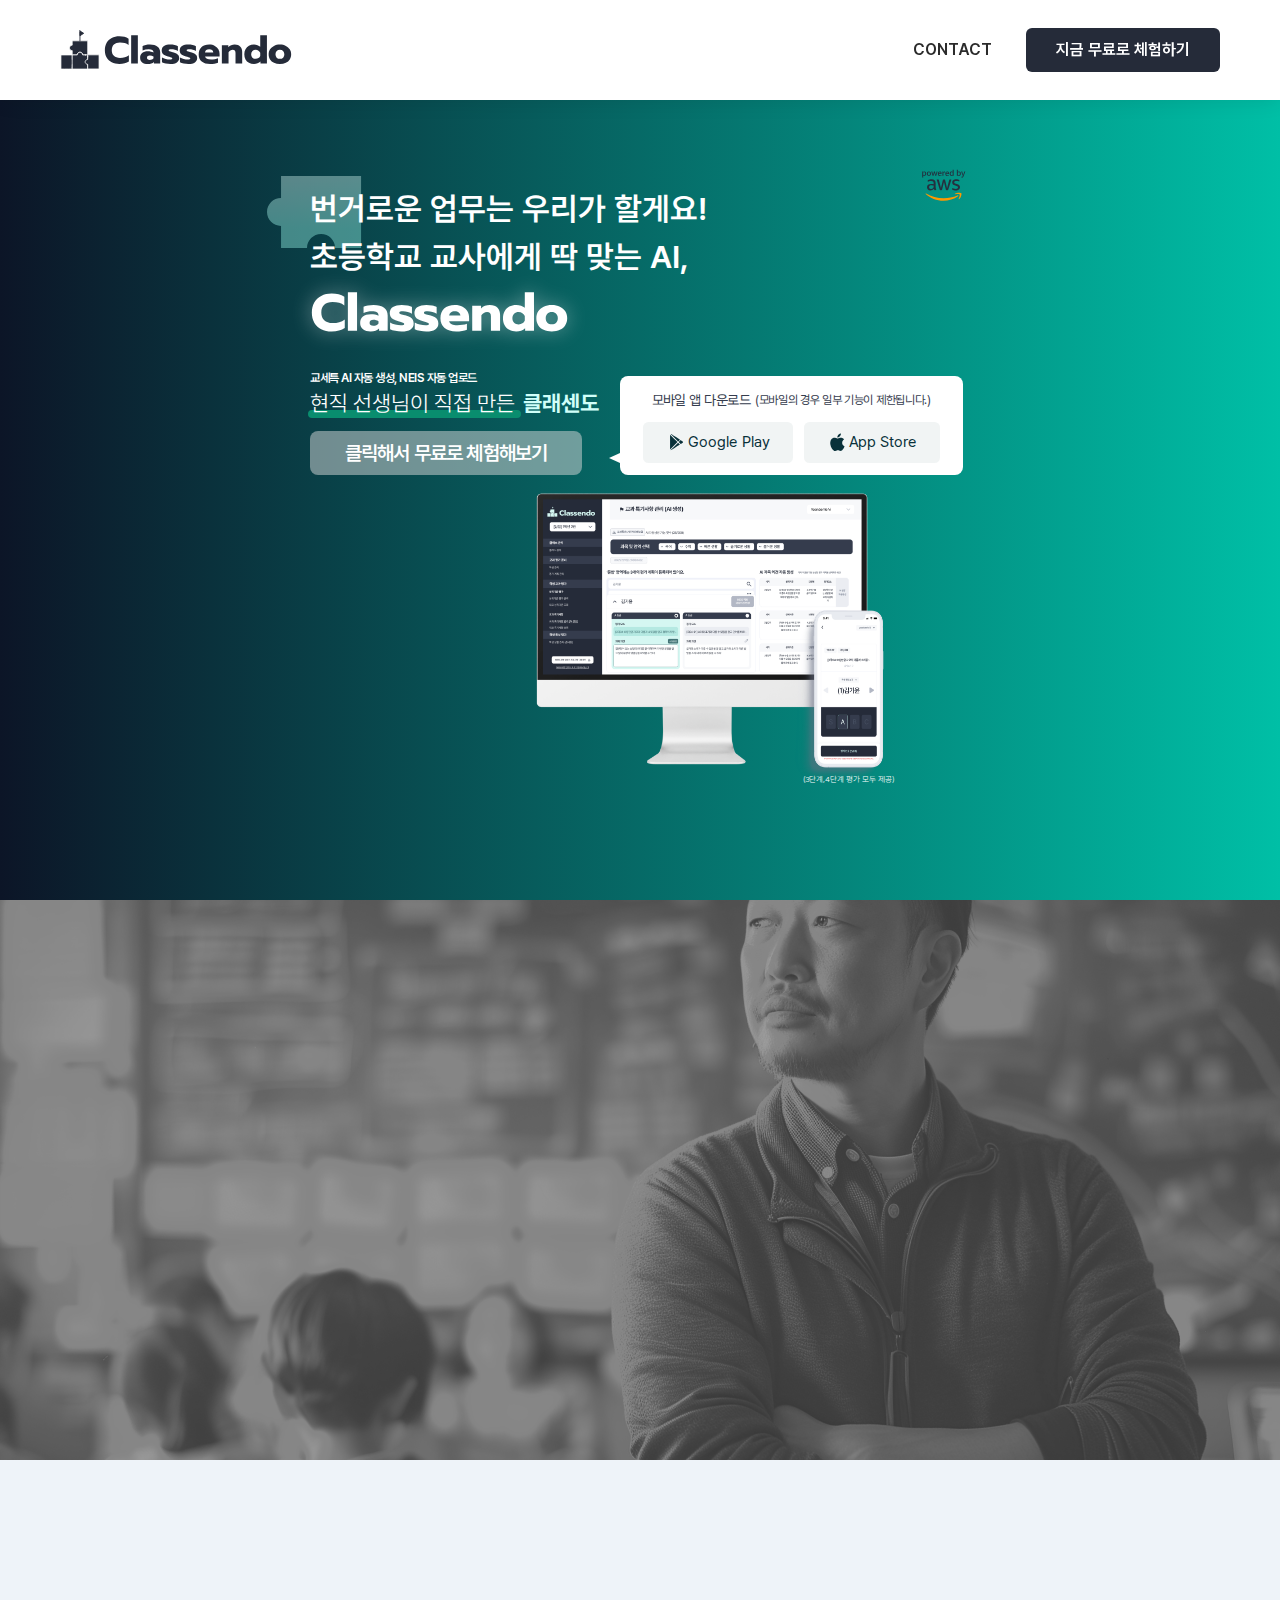
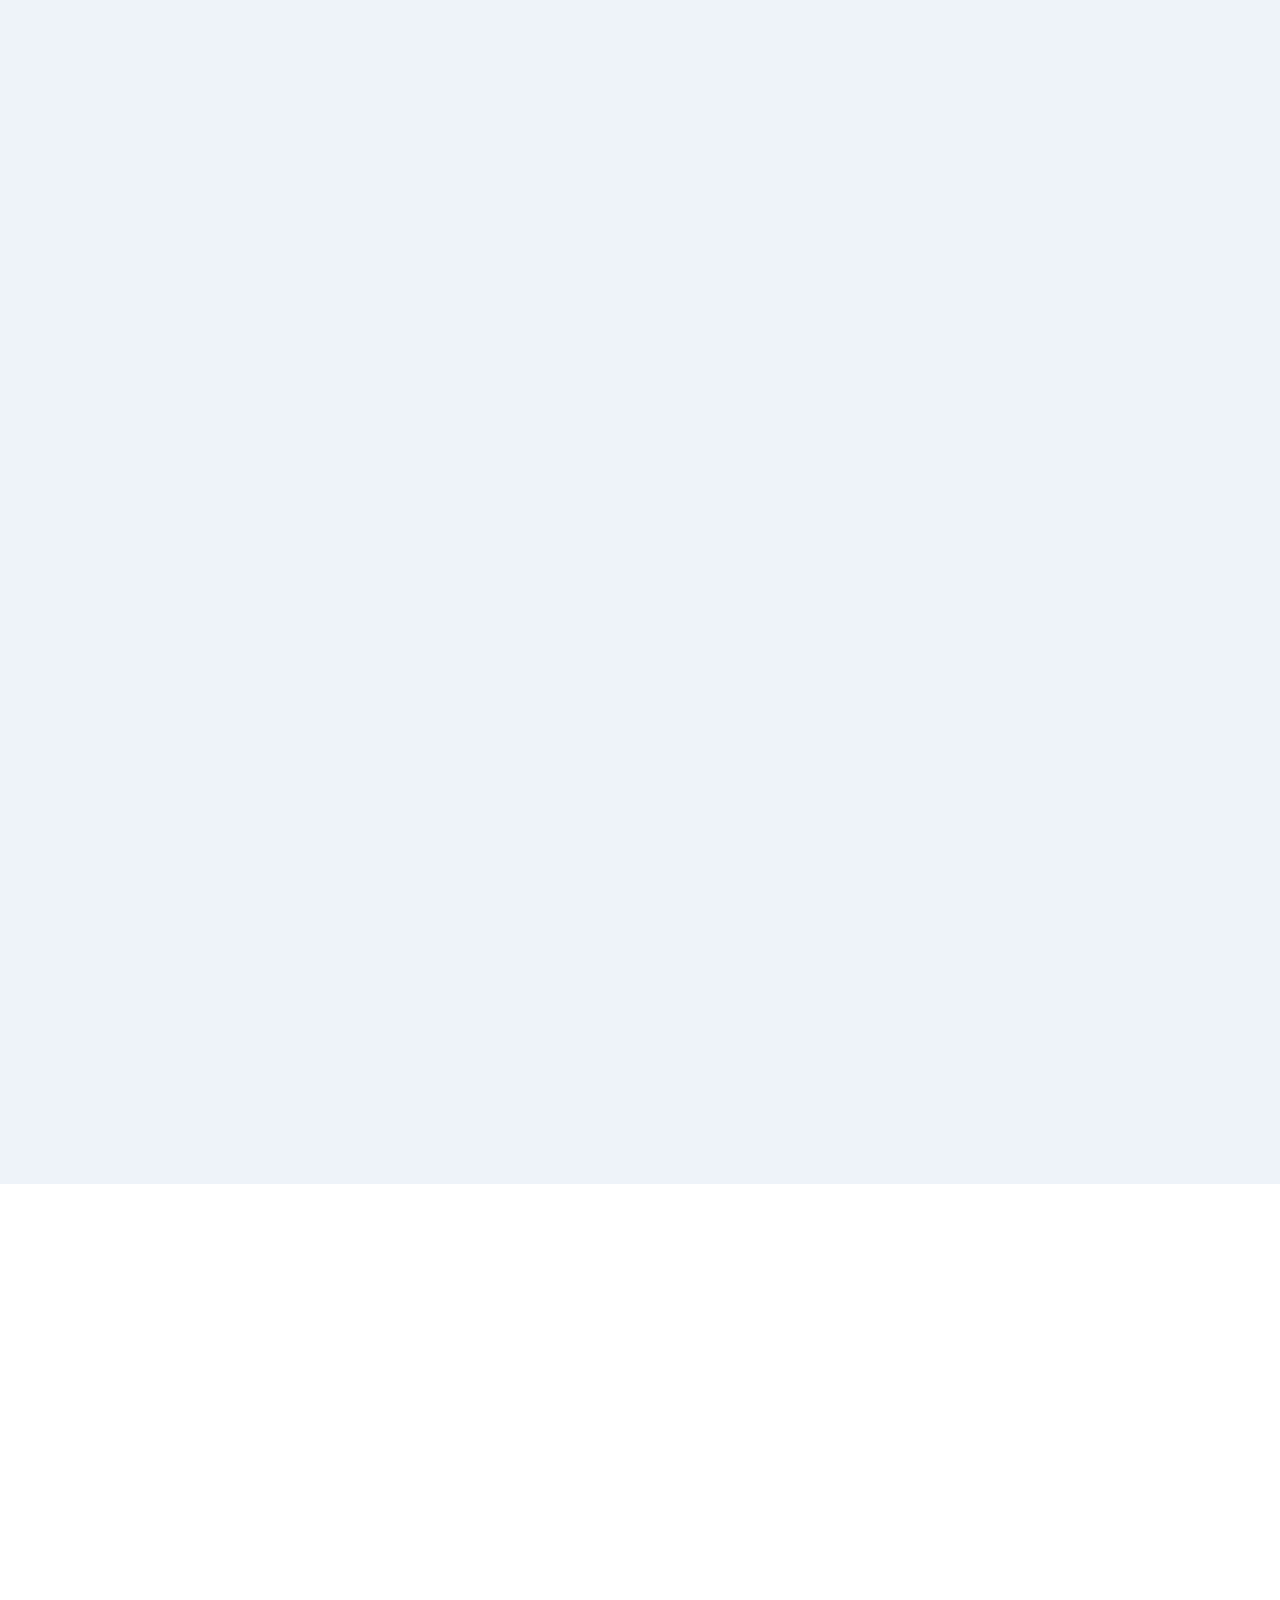
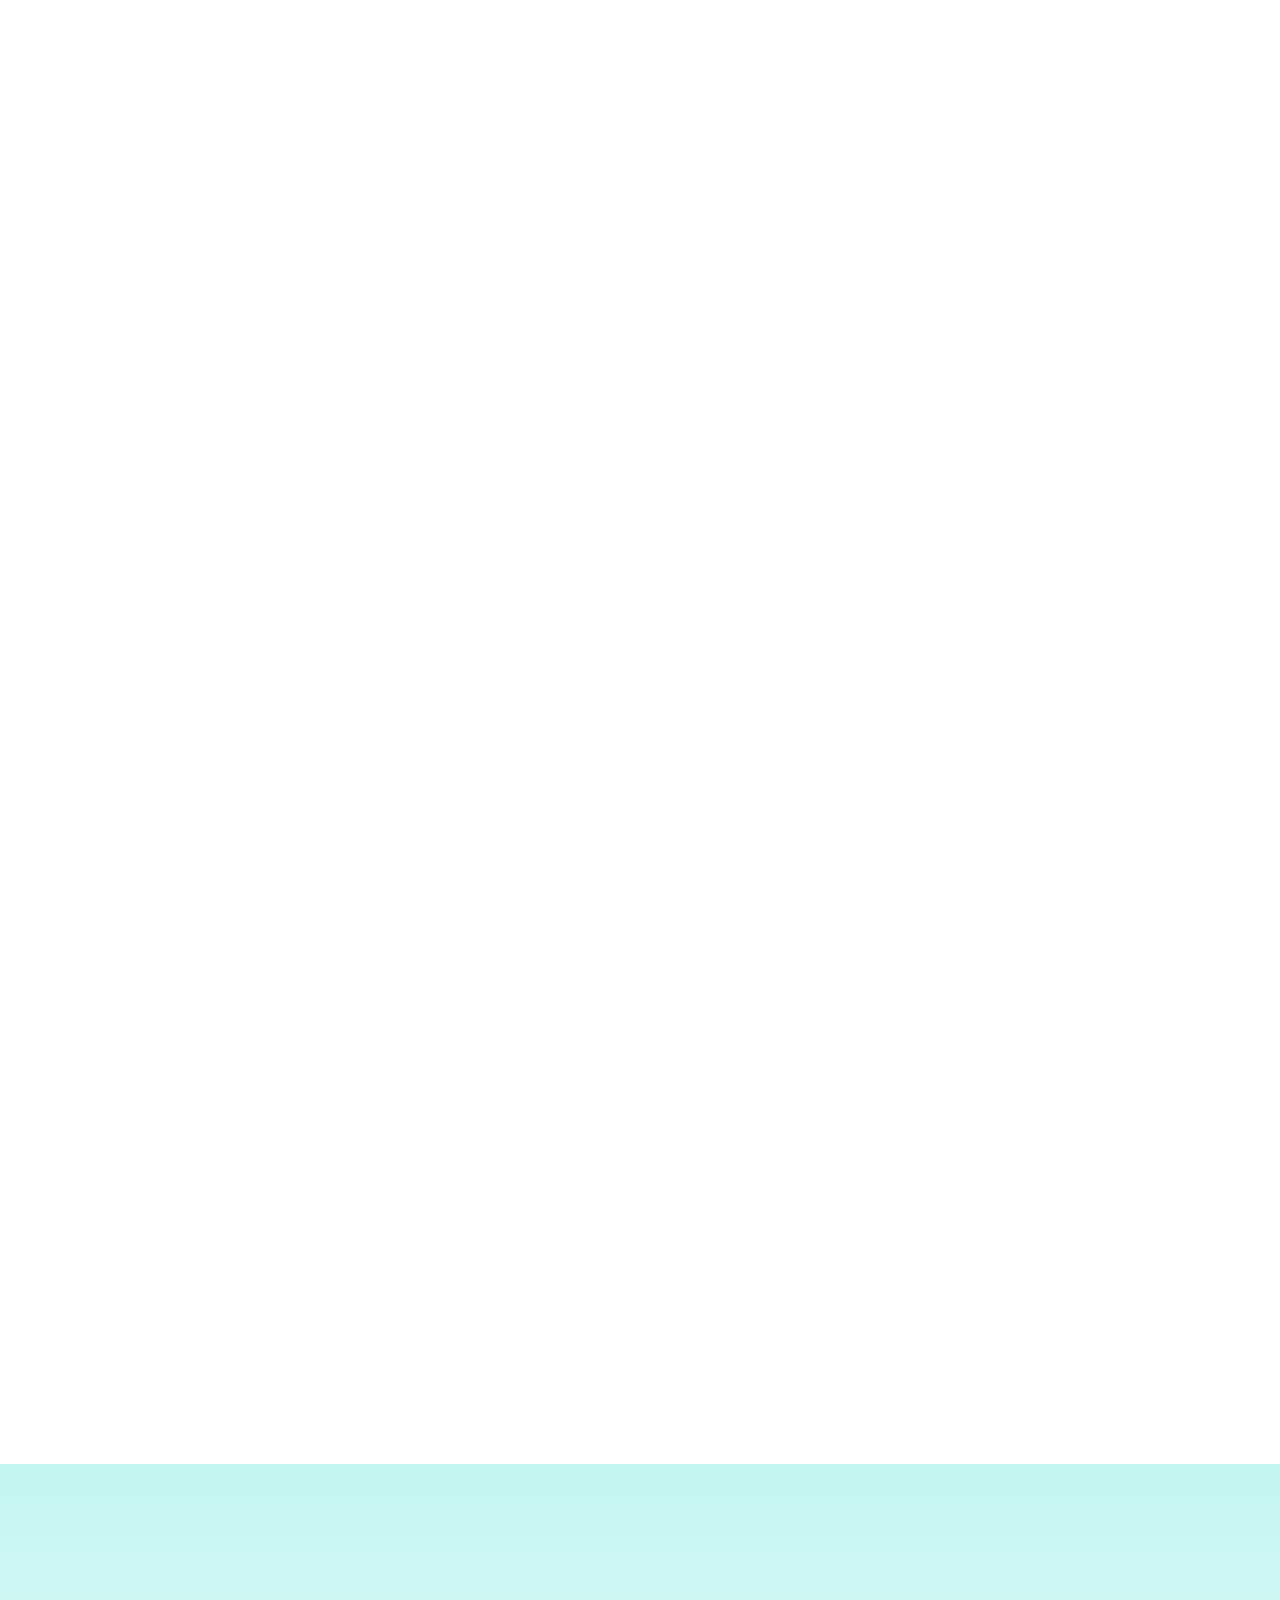
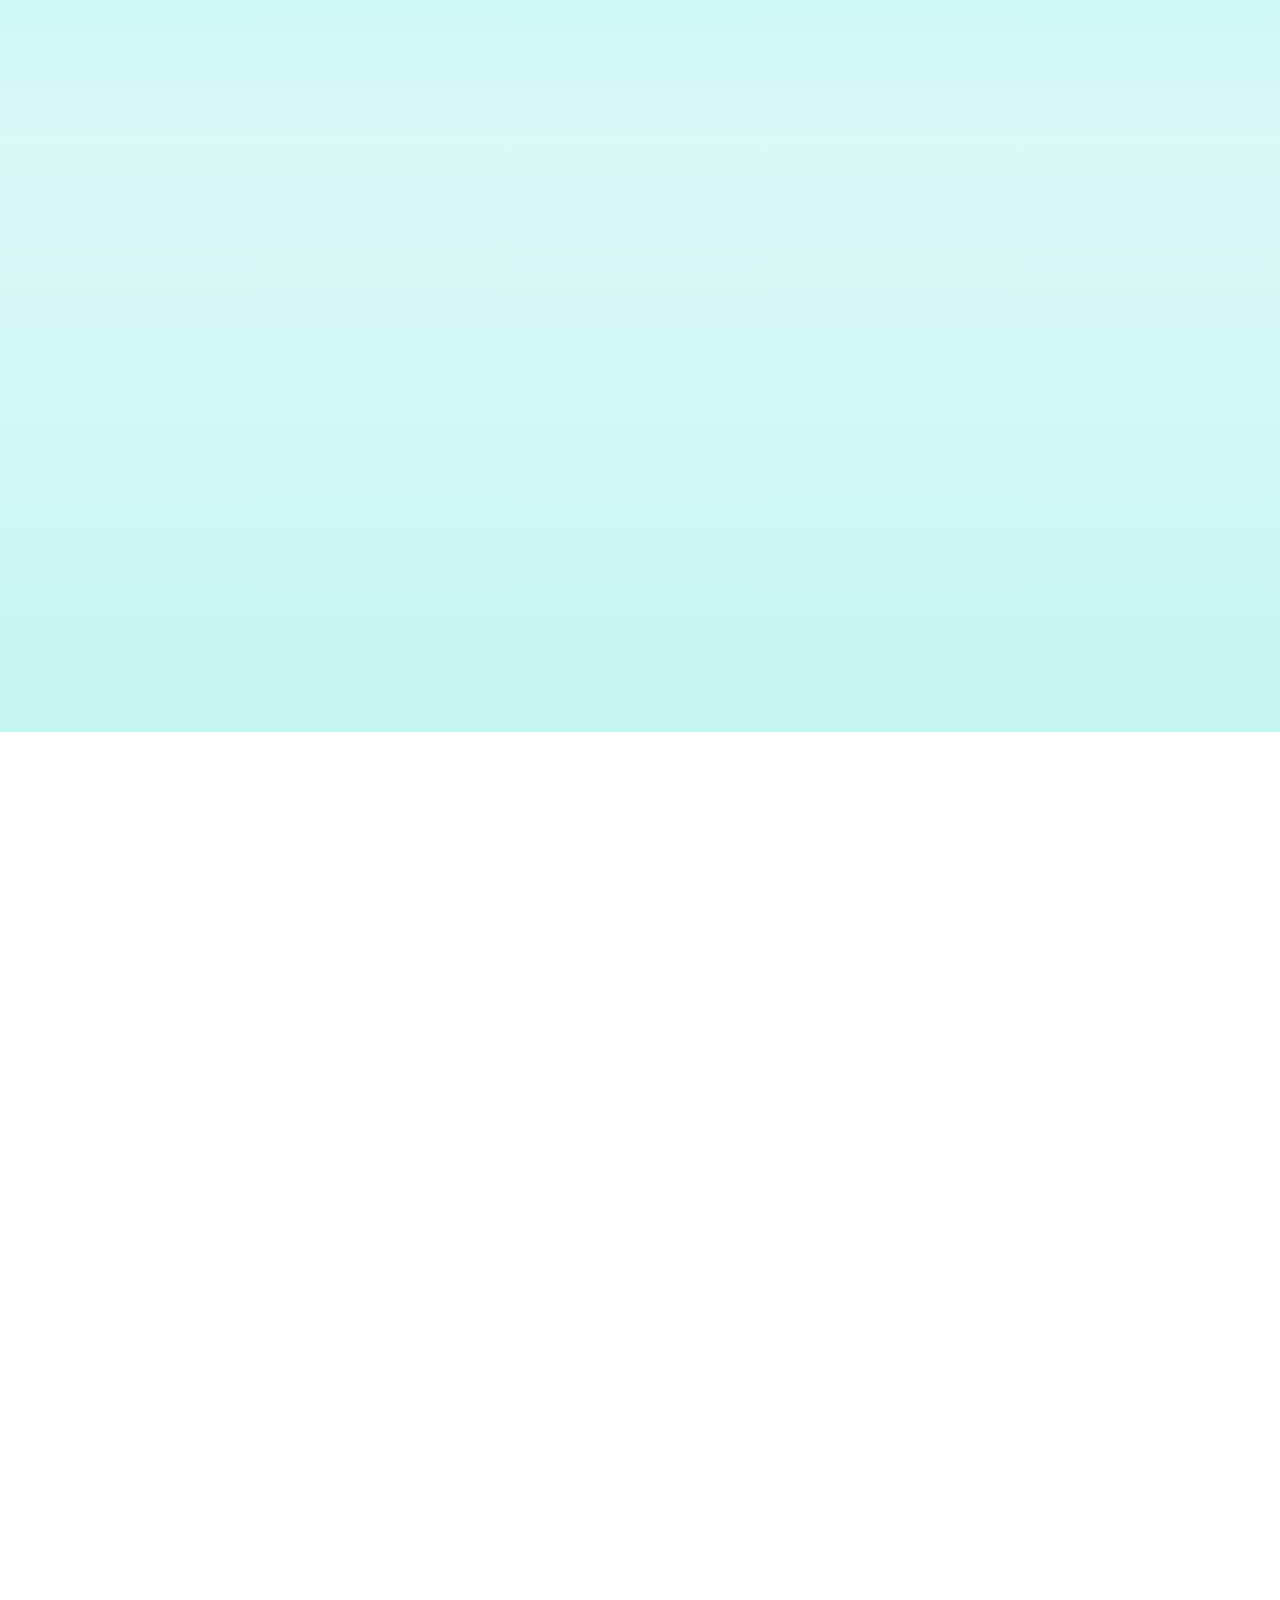
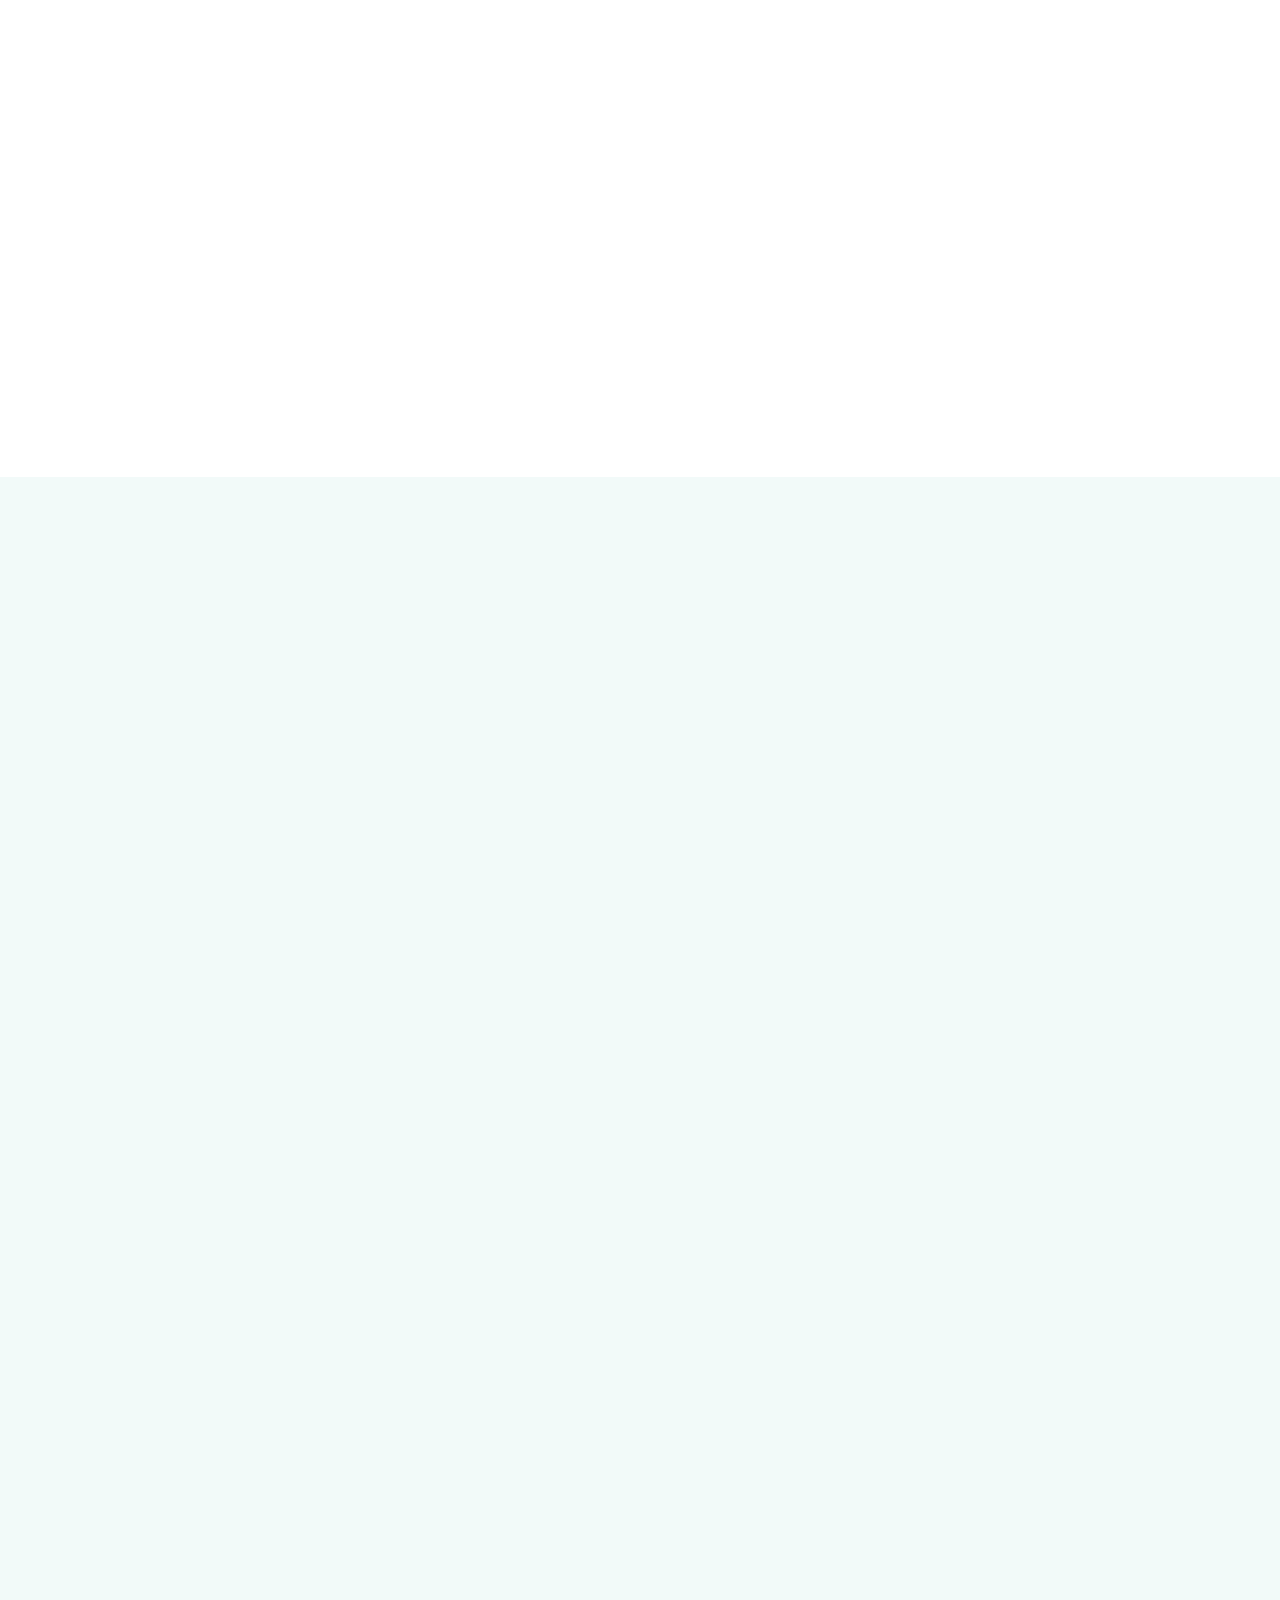
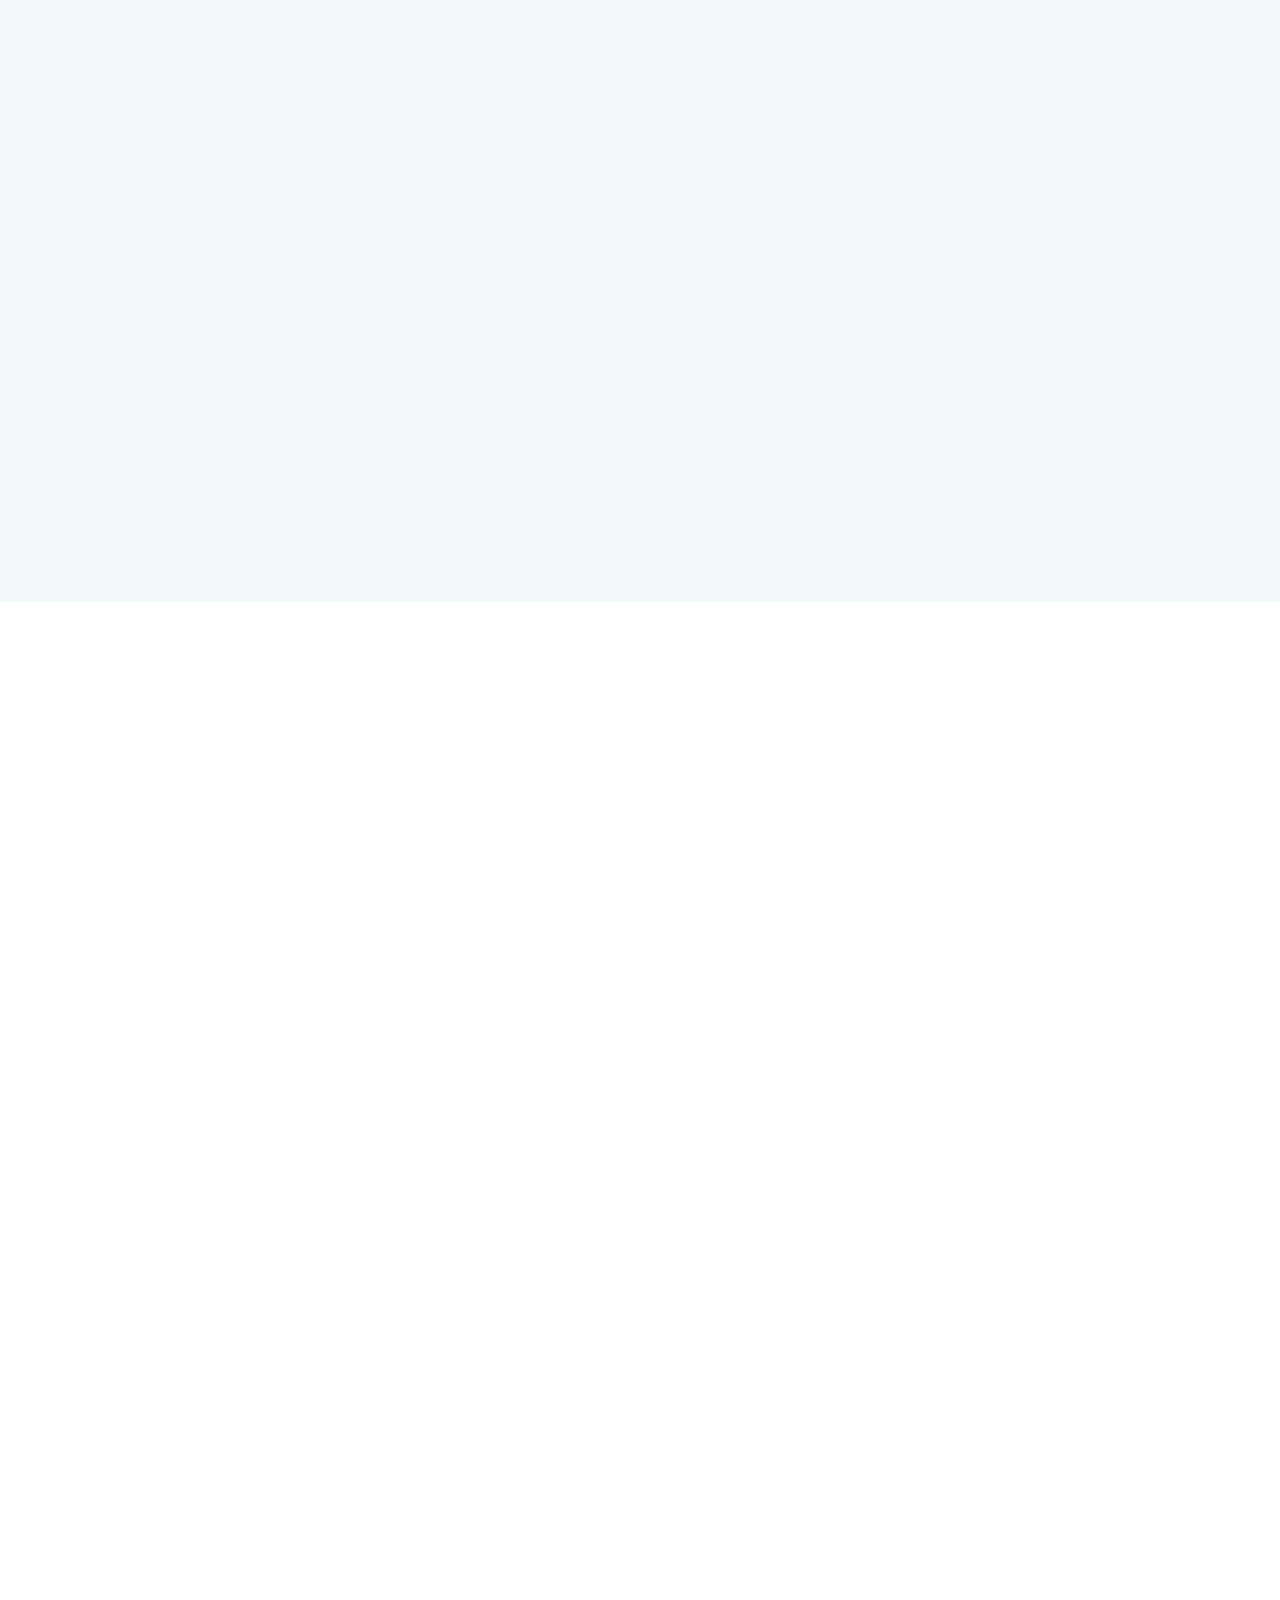
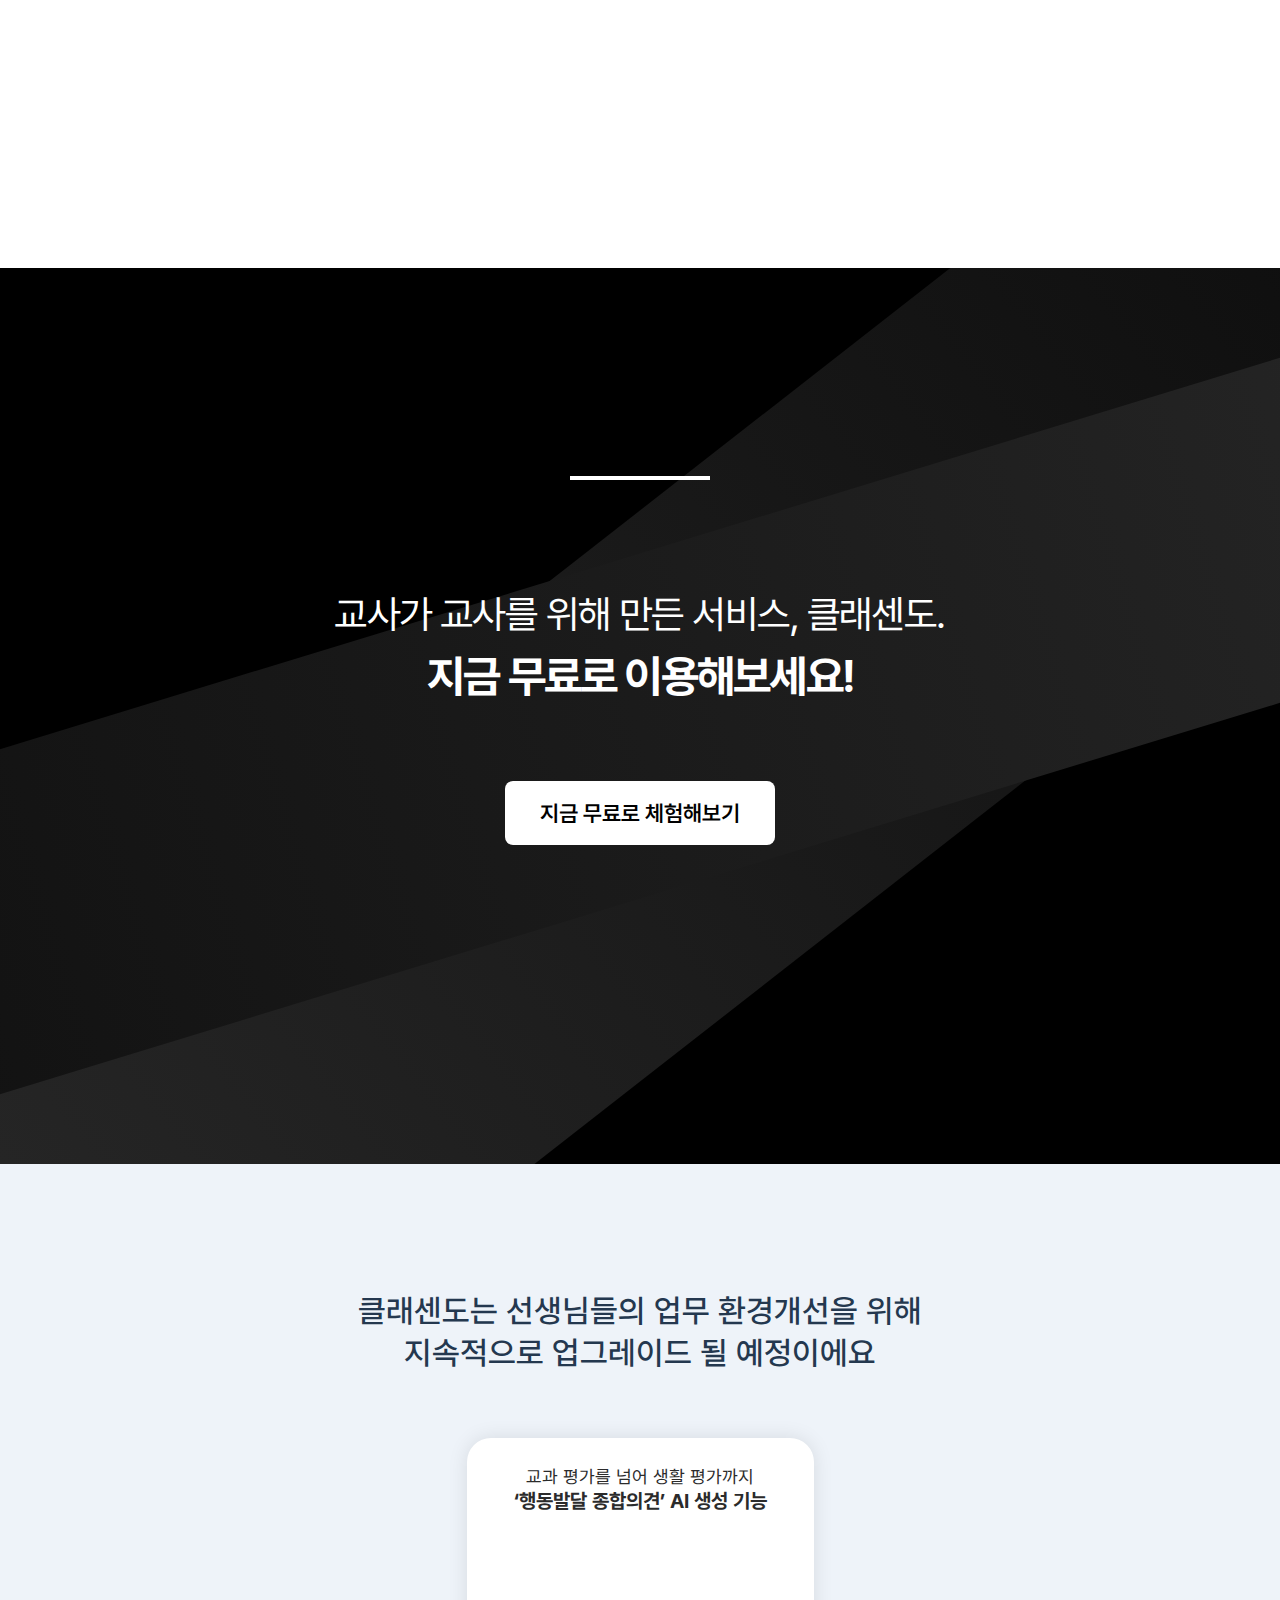
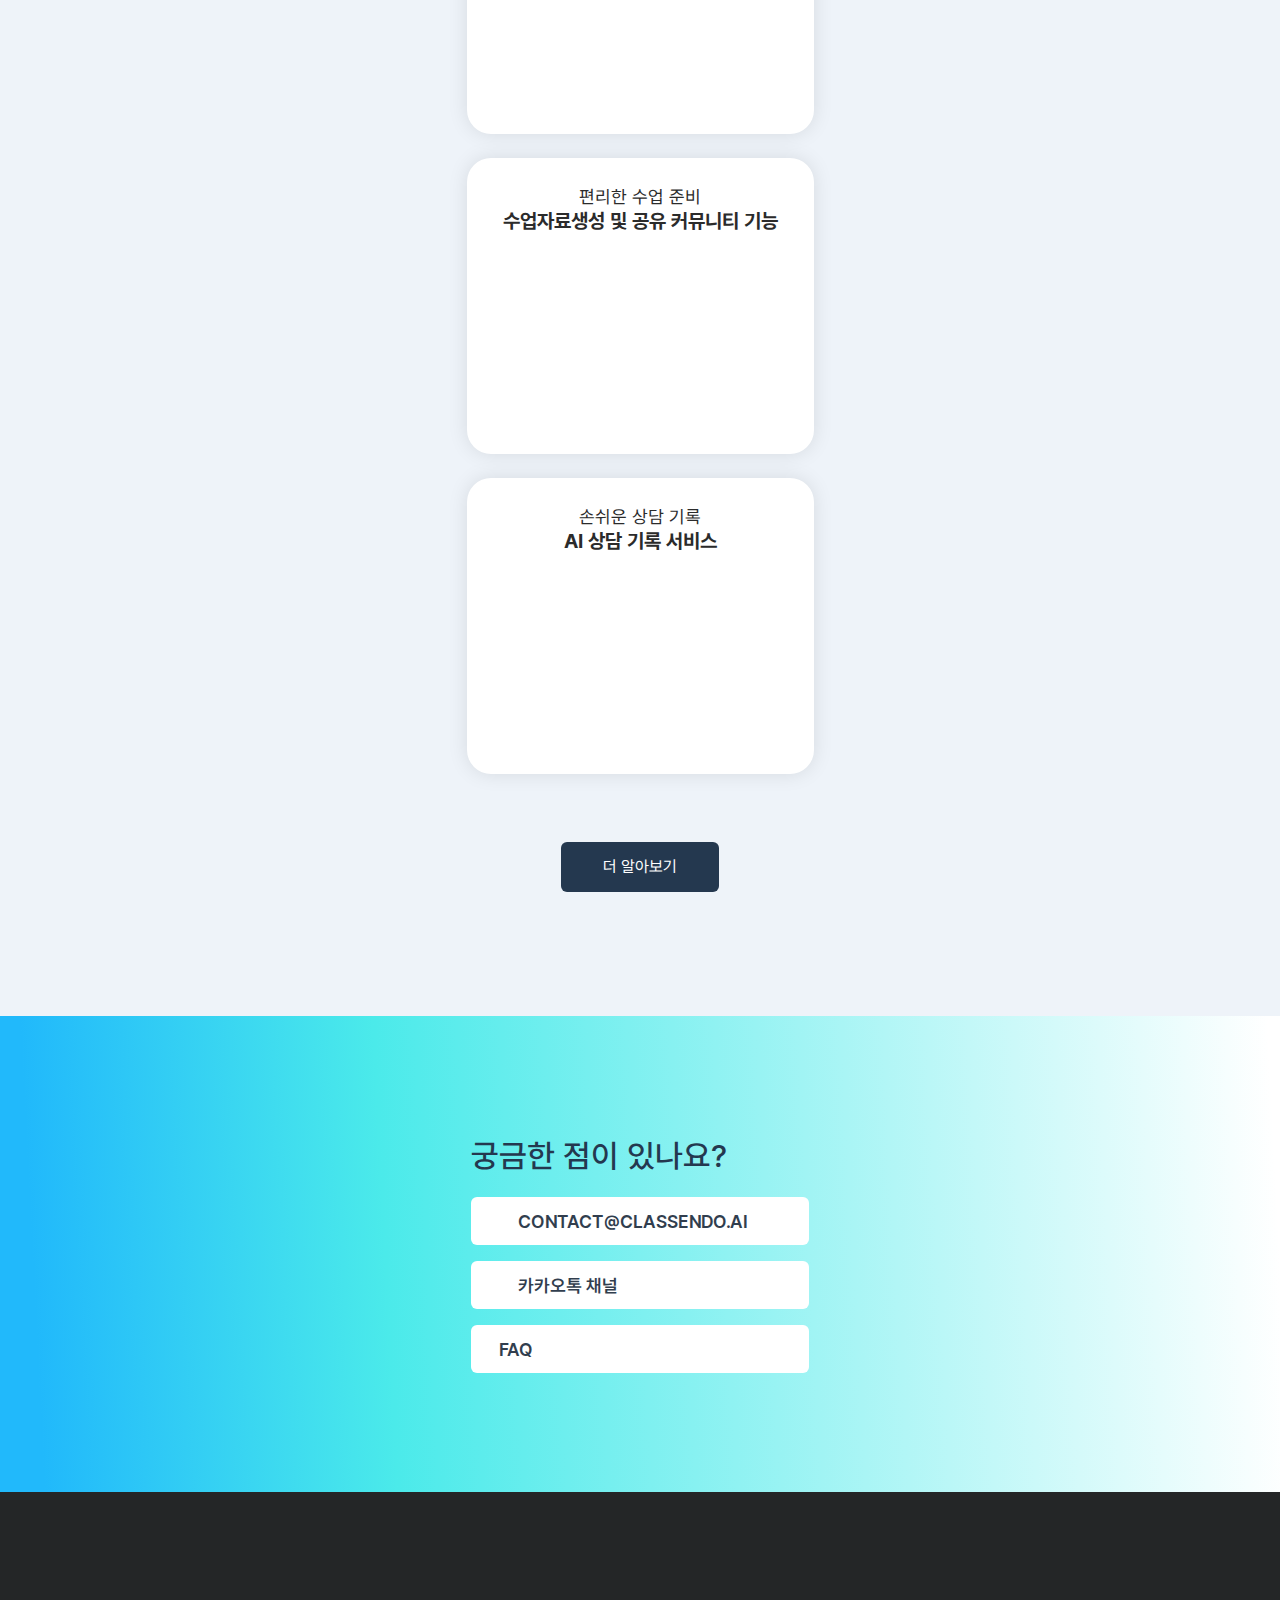
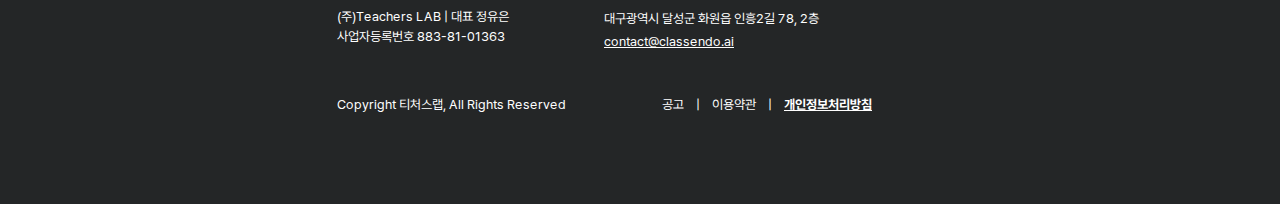
<file: index.html>
<!DOCTYPE html><html lang="ko"><head><meta charSet="utf-8"/><meta name="viewport" content="width=device-width, initial-scale=1"/><link rel="preload" as="image" href="/heroPCImage.png" fetchPriority="high"/><link rel="preload" as="image" href="/heroPhoneImage.png" fetchPriority="high"/><link rel="preload" as="image" href="/feature1Image.png" fetchPriority="high"/><link rel="stylesheet" href="/_next/static/css/104b7551963822ac.css" data-precedence="next"/><link rel="stylesheet" href="/_next/static/css/ea8074bc1ebaca6e.css" data-precedence="next"/><link rel="preload" as="script" fetchPriority="low" href="/_next/static/chunks/webpack-87289e54b521cc14.js"/><script src="/_next/static/chunks/502f7e50-48bbb0cc0d2cc8fd.js" async=""></script><script src="/_next/static/chunks/487-89e6b7346141745c.js" async=""></script><script src="/_next/static/chunks/main-app-4cf910e3ec12548c.js" async=""></script><script src="/_next/static/chunks/519-5f640f2830b0f5cf.js" async=""></script><script src="/_next/static/chunks/234-f117d74c14469b1a.js" async=""></script><script src="/_next/static/chunks/app/page-55fb08fe4d873f37.js" async=""></script><script src="/_next/static/chunks/901-a412c322ab0a0545.js" async=""></script><script src="/_next/static/chunks/app/layout-1dc57c5aa7d7ad89.js" async=""></script><script src="/_next/static/chunks/app/not-found-6133760bd2077892.js" async=""></script><title>Classendo</title><meta name="description" content="번거로운 업무는 우리가 할게요! 초등학교 교사에게 딱 맞는 AI, Classendo"/><meta property="og:title" content="Classendo"/><meta property="og:description" content="번거로운 업무는 우리가 할게요! 초등학교 교사에게 딱 맞는 AI, Classendo"/><meta property="og:url" content="https://service.classendo.ai/"/><meta property="og:site_name" content="Classendo"/><meta property="og:locale" content="ko_KR"/><meta property="og:image" content="https://service.classendo.ai/ogImage.png"/><meta property="og:image:width" content="800"/><meta property="og:image:height" content="400"/><meta property="og:image:alt" content="classendo"/><meta property="og:type" content="website"/><meta name="twitter:card" content="summary_large_image"/><meta name="twitter:title" content="Classendo"/><meta name="twitter:description" content="번거로운 업무는 우리가 할게요! 초등학교 교사에게 딱 맞는 AI, Classendo"/><meta name="twitter:image" content="https://service.classendo.ai/ogImage.png"/><meta name="twitter:image:width" content="800"/><meta name="twitter:image:height" content="400"/><meta name="twitter:image:alt" content="classendo"/><link rel="icon" href="/logoIcon.svg"/><script src="/_next/static/chunks/polyfills-42372ed130431b0a.js" noModule=""></script></head><body><header class="no-drag fixed left-0 top-0 z-50 flex h-[100px] w-full justify-center bg-white shadow-dark-light sm:h-[60px]"><div class="flex items-center justify-between lg:w-[1440px] lg:px-[68px] w-full px-[4.72%]"><button class="flex items-center gap-[4px]"><img alt="Logo" loading="lazy" width="40" height="40" decoding="async" data-nimg="1" class="h-[40px] w-[40px] sm:h-[30px] sm:w-[30px]" style="color:transparent" src="/logoIcon.svg"/><img alt="Classendo" loading="lazy" width="188" height="36" decoding="async" data-nimg="1" class="h-[36px] w-[188x] sm:hidden" style="color:transparent" src="/logoText.svg"/></button><div class="flex gap-[4px]"><button class="font-semibold text-[#3E44552] px-[30px] py-[10px] text-[16px] sm:px-[14px] sm:py-[5px] sm:text-[10px]">CONTACT</button><a class="rounded-[6px] no-drag" target="_blank" href="https://classendo.ai"><div class="rounded-[6px] bg-[#252B39] font-semibold text-white px-[30px] py-[10px] text-[16px] sm:px-[14px] sm:py-[5px] sm:text-[10px]">지금 무료로 체험하기</div></a></div></div></header><main class="h-screen w-screen"><section class="no-drag flex h-full w-full flex-col items-center overflow-hidden bg-gradient-to-r from-[#0C1527] to-[rgb(0,191,166)] min-h-[820px] sm:min-h-[740px]"><div class="relative flex h-full items-center justify-center lg:w-[1440px] lg:pt-[100px] md:w-[768px] md:pt-[100px] sm:mb-[64.5px] sm:w-[360px] sm:pt-[60px]"><div class="relative flex flex-col lg:h-[545px] lg:w-[1100px] lg:flex-row md:h-[630px] md:w-[660px] sm:h-[570px] sm:w-[308px]"><img id="one" alt="aws" loading="lazy" width="68" height="48" decoding="async" data-nimg="1" class="translate-y-1/10 opacity-0 absolute lg:bottom-[-77px] lg:right-[-77px] lg:h-[68px] lg:w-[48px] md:right-[3px] md:top-[-32px] md:h-[65px] md:w-[47px] sm:bottom-[-61px] sm:right-0 sm:h-[36px] sm:w-[50px]" style="color:transparent" src="/awsIcon.svg"/><img id="one" alt="puzzle" loading="lazy" width="95" height="72" decoding="async" data-nimg="1" class="translate-y-1/10 opacity-0 absolute h-[72px] w-[95px] lg:left-[-75px] lg:top-[41px] md:left-[-43px] md:top-[-9px] sm:left-[-12px] sm:top-[-6px] sm:h-[48px] sm:w-[65px]" style="color:transparent" src="/puzzleIcon.svg"/><div class="z-10 lg:mt-[50px]"><div class="flex flex-col sm:items-center"><div id="one" class="translate-y-1/10 opacity-0 flex flex-col"><div class="text-[32px] font-semibold leading-[48px] text-white sm:text-[22px] sm:leading-[32px]">번거로운 업무는 우리가 할게요!<br/>초등학교 교사에게 딱 맞는 AI,</div></div><img id="two" alt="Classendo" loading="lazy" width="244" height="55" decoding="async" data-nimg="1" class="translate-y-1/10 opacity-0 ml-[-10px] mt-[-8px] h-[80px] w-[278.55px] drop-shadow-logotext sm:my-[8px] sm:h-[56px] sm:w-[192.5px]" style="color:transparent" src="/logoTextWhite.svg"/><div id="two" class="translate-y-1/10 opacity-0 flex flex-col lg:gap-[18px] md:mt-[16px] md:flex-row md:items-end md:gap-[10.4px] sm:gap-[19px]"><div class="flex flex-col sm:items-center sm:gap-[4px]"><div class="text-[12px] font-semibold tracking-[-0.48px] text-white lg:mt-[56px] sm:text-[8.3px] sm:tracking-[-0.32px]">교세특 AI 자동 생성, NEIS 자동 업로드</div><div class="relative flex gap-[8px] lg:mt-[9px]"><div class="absolute bottom-[2.5px] left-[-2.5px] h-[8px] w-[213px] rounded-full bg-[#098D6E] sm:bottom-[4px] sm:h-[4px] sm:w-[147px]"></div><div class="z-[1] text-[22px] font-light text-white sm:text-[15.2px]">현직 선생님이 직접 만든</div><div class="z-[1] text-[22px] font-bold text-[#D0FFF9] sm:text-[15.2px]">클래센도</div></div><a class="w-fit rounded-[8px] no-drag lg:mt-[11px] md:mt-[11px]" target="_blank" href="https://classendo.ai"><div class="flex items-center justify-center rounded-[8px] bg-[#D9D9D9] bg-opacity-50 font-semibold text-white h-[44px] w-[272px] text-[20px] tracking-[-0.8px] sm:h-[32px] sm:w-[188px] sm:text-[14px] sm:tracking-[-0.56px]">클릭해서 무료로 체험해보기</div></a></div><div class="relative w-fit lg:pt-[10.2px] md:pl-[10.2px]"><div class="absolute h-0 w-0 lg:left-[17px] lg:top-0 lg:border-b-[11px] lg:border-l-[5.5px] lg:border-r-[5.5px] lg:border-b-white lg:border-l-transparent lg:border-r-transparent md:bottom-[12px] md:left-0 md:border-b-[5.5px] md:border-r-[11px] md:border-t-[5.5px] md:border-b-transparent md:border-r-white md:border-t-transparent sm:left-[35px] sm:top-[-7.8px] sm:border-b-[8px] sm:border-l-[4px] sm:border-r-[4px] sm:border-b-white sm:border-l-transparent sm:border-r-transparent"></div><div class="flex flex-col items-center rounded-[8px] bg-white px-[23px] py-[12.5px] sm:px-[15px] sm:py-[8.5px]"><div class="flex items-center gap-[5px]"><div class="text-[14px] font-normal leading-[24px] tracking-[-0.56px] text-[#353C4D] sm:text-[10px] sm:leading-[16px] sm:tracking-[-0.4px]">모바일 앱 다운로드</div><div class="text-[12px] font-normal leading-[21px] text-[#353C4D] tracking-[-0.32px] sm:text-[8px] sm:leading-[12px]">(모바일의 경우 일부 기능이 제한됩니다.)</div></div><div class="mt-[10px] flex gap-[11px] sm:mt-[6px] sm:gap-[7px]"><a class="rounded-[5.53px] no-drag w-fit" href="https://play.google.com/store/apps/details?id=com.kakao.talk"><div class="flex items-center justify-center gap-[1px] rounded-[5.53px] bg-[#789796] bg-opacity-10 px-[23px] py-[9px] font-semibold text-white sm:px-[16px] sm:py-[6px]"><img alt="playStore" loading="lazy" width="21" height="20" decoding="async" data-nimg="1" class="h-[20px] w-[21px] sm:h-[12px] sm:w-[12px]" style="color:transparent" src="/playStoreIcon.svg"/><div class="text-[15px] font-normal text-[#09313A] sm:text-[9.5px]">Google Play</div></div></a><a class="rounded-[5.53px] no-drag w-fit" href="https://apps.apple.com/kr/app/%EC%B9%B4%EC%B9%B4%EC%98%A4%ED%86%A1/id362057947"><div class="flex items-center justify-center gap-[1px] rounded-[5.53px] bg-[#789796] bg-opacity-10 px-[23px] py-[9px] font-semibold text-white sm:px-[16px] sm:py-[6px]"><img alt="appStore" loading="lazy" width="21" height="20" decoding="async" data-nimg="1" class="h-[20px] w-[21px] sm:h-[12px] sm:w-[12px]" style="color:transparent" src="/appStoreIcon.svg"/><div class="text-[15px] font-normal text-[#09313A] sm:text-[9.5px]">App Store</div></div></a></div></div></div></div></div></div><div class="absolute z-10 lg:right-0 lg:h-[546px] lg:w-[661px] md:bottom-[30px] md:right-[67px] md:h-[307px] md:w-[372px] bottom-[10px] sm:left-[10px] sm:h-[254px] sm:w-[308px]"><img id="one" alt="heroPC" fetchPriority="high" width="628" height="524" decoding="async" data-nimg="1" class="translate-y-1/10 opacity-0 lg:h-[524px] lg:w-[628px] md:h-[295px] md:w-[353.4px] sm:h-[244px] sm:w-[292px]" style="color:transparent" src="/heroPCImage.png"/><div class="absolute bottom-0 right-0 flex flex-col items-center"><img id="two" alt="heroPhone" fetchPriority="high" width="215" height="341" decoding="async" data-nimg="1" class="translate-y-1/10 opacity-0 lg:h-[341px] lg:w-[215px] md:h-[192px] md:w-[109px] sm:h-[159px] sm:w-[100px]" style="color:transparent" src="/heroPhoneImage.png"/><div id="three" class="translate-y-1/10 opacity-0 absolute font-light text-white lg:bottom-[6px] lg:text-[10px] lg:leading-[15px] md:bottom-0 md:text-[8px] md:leading-[12px] sm:bottom-[-4px] sm:text-[8px] sm:leading-[12px]">(3단계,4단계 평가 모두 제공)</div></div></div><div class="absolute flex rotate-[-16.288deg] items-center lg:bottom-[10px] lg:left-[-10px] lg:h-[200px] lg:w-[1500px] md:bottom-[140px] md:left-[-420px] md:h-[200px] md:w-[1700px] sm:bottom-[140px] sm:left-[-420px] sm:h-[200px] sm:w-[1300px]"><div id="four" class="opacity-0 flex w-0 items-center overflow-hidden lg:h-[180px] md:h-[180px] sm:h-[150px]"><div class="relative flex w-0 items-center lg:pl-[20px] md:pl-[20px]"><div class="flex-shrink-0 rounded-full bg-gradient-to-r from-[#165F69] via-[#AFD5FFB3] to-transparent lg:h-[150px] lg:w-[1466px] lg:blur-[8px] md:h-[150px] md:w-[1543px] md:blur-[8px] sm:h-[130px] sm:w-[1132px] sm:blur-[6.8px]"></div></div></div></div><div class="absolute flex items-center lg:bottom-[80px] lg:left-[316px] lg:h-[150px] lg:w-[1200px] md:bottom-[246px] md:left-[0px] md:h-[150px] md:w-[1200px] sm:bottom-[160px] sm:left-[-150px] sm:h-[130px] sm:w-[1100px] sm:rotate-[1.312deg]"><div id="five" class="opacity-0 flex w-0 items-center overflow-hidden h-[130px] sm:h-[110px]"><div class="relative flex items-center overflow-hidden h-[130px] w-[1200px] pl-[45px] pr-[45px] sm:h-[110px] sm:w-[1000px] sm:pl-[45px] sm:pr-[45px]"><div class="flex-shrink-0 rounded-full bg-gradient-to-r from-[#00B1A6] via-[#225B99B3] to-transparent lg:h-[96px] lg:w-[1055px] lg:blur-[5px] lg:backdrop-blur-[12.5px] md:h-[96px] md:w-[1055px] md:blur-[5px] md:backdrop-blur-[12.5px] sm:h-[83px] sm:w-[844px] sm:blur-[4.3px] sm:backdrop-blur-[10.7px]"></div></div></div></div></div></div></section><section class="no-drag relative flex w-full flex-col items-center justify-center overflow-hidden sm:h-[752px] md:h-[560px] lg:h-[556px]"><div class="absolute sm:min-h-[752px] md:min-h-[560px] lg:min-h-[556px]"><img alt="madeImage" loading="lazy" width="1440" height="752" decoding="async" data-nimg="1" class="w-screen min-w-[1440px]" style="color:transparent" src="/madeImage.png"/></div><div class="absolute top-0 flex flex-col items-center lg:w-[1440px] md:w-[768px] sm:w-[360px]"><div id="one" class="opacity-0 flex items-center justify-center rounded-full bg-[#030303] font-bold text-white lg:mt-[104px] lg:h-[48px] lg:w-[48px] lg:text-[28px] md:mt-[82px] md:h-[40px] md:w-[40px] md:text-[24px] sm:mt-[82px] sm:h-[24px] sm:w-[24px] sm:text-[13.5px]">!</div><div id="two" class="translate-y-1/10 opacity-0 text_shadow font-normal text-white lg:mt-[20px] lg:text-[32px] lg:leading-[48px] lg:tracking-[-1.28px] md:mt-[20px] md:text-[25px] md:leading-[37.5px] md:tracking-[-1px] sm:mt-[20px] sm:text-center sm:text-[20px] sm:leading-[30px] sm:tracking-[-0.8px]">선생님들의 처우개선은 늘 뒷전,<br class="hidden sm:block"/> 우리도 좀 편하게 일할 순 없을까요?</div><div id="three" class="translate-y-1/10 opacity-0 text_shadow flex font-bold text-white lg:mt-[9px] lg:text-[38px] lg:leading-[57px] lg:tracking-[-1.52px] md:mt-[9px] md:text-[30px] md:leading-[45px] md:tracking-[-1.2px] sm:mt-[16px] sm:h-[84px] sm:w-[300px] sm:flex-wrap sm:items-center sm:justify-center sm:text-[28px] sm:leading-[0px] sm:tracking-[-1.12px]">답답해서 <div class="text-[#A8FFE5]">현직 교사</div><div>인 제가</div><br class="hidden sm:block"/> 월급 털어 만들었습니다.</div><div class="mt-[56px] flex gap-[40px] md:w-[500px] md:flex-wrap md:justify-center md:gap-[32px] sm:w-[200px] sm:flex-wrap sm:justify-center sm:gap-[12px]"><div id="four" class="translate-y-1/10 opacity-0 flex h-[108px] w-[261px] items-center justify-center rounded-[18px] bg-white text-[24px] font-bold tracking-[-0.96px] text-[#262626] shadow-white md:h-[88px] md:w-[220px] md:rounded-[16px] md:text-[20px] md:tracking-[-0.8px] sm:h-[80px] sm:w-[200px] sm:rounded-[12px] sm:text-[20px] sm:tracking-[-0.8px]">클래스 관리</div><div id="five" class="translate-y-1/10 opacity-0 flex h-[108px] w-[261px] items-center justify-center rounded-[18px] bg-white text-[24px] font-bold tracking-[-0.96px] text-[#262626] shadow-white md:h-[88px] md:w-[220px] md:rounded-[16px] md:text-[20px] md:tracking-[-0.8px] sm:h-[80px] sm:w-[200px] sm:rounded-[12px] sm:text-[20px] sm:tracking-[-0.8px]">성취 수준 평가</div><div id="six" class="translate-y-1/10 opacity-0 relative flex h-[108px] w-[261px] items-center justify-center rounded-[18px] bg-white text-[24px] font-bold tracking-[-0.96px] text-[#262626] shadow-white md:h-[88px] md:w-[220px] md:rounded-[16px] md:text-[20px] md:tracking-[-0.8px] sm:h-[80px] sm:w-[200px] sm:rounded-[12px] sm:text-[20px] sm:tracking-[-0.8px]">교세특 문장 생성<div class="absolute bottom-[15px] left-[53px] text-[12.5px] font-semibold tracking-[-0.5px] text-[#4D4D4D] md:bottom-[12px] md:left-[44px] md:text-[10.5px] md:tracking-[-0.42px] sm:bottom-[11px] sm:left-[37px] sm:text-[10.5px] sm:tracking-[-0.42px]">*교과별 세부능력 특기사항</div></div><div id="seven" class="translate-y-1/10 opacity-0 flex h-[108px] w-[261px] items-center justify-center rounded-[18px] bg-white text-[24px] font-bold tracking-[-0.96px] text-[#262626] shadow-white md:h-[88px] md:w-[220px] md:rounded-[16px] md:text-[20px] md:tracking-[-0.8px] sm:h-[80px] sm:w-[200px] sm:rounded-[12px] sm:text-[20px] sm:tracking-[-0.8px]">NEIS 자동 업로드</div></div></div></section><section class="no-drag flex w-full flex-col items-center overflow-hidden bg-[#EEF3F9] sm:h-[1504px] md:h-[1324px] lg:h-[1595px]"><div class="relative flex flex-col items-center lg:w-[1440px] md:w-[768px] sm:w-[360px]"><div class="w-fit lg:mt-[21px] lg:h-[204px] md:mt-[24px] md:h-[152px]"><div id="one" class="h-0 overflow-hidden"><img alt="problemTopLineIcon" loading="lazy" width="24" height="204" decoding="async" data-nimg="1" class="w-auto lg:h-[204px] md:h-[152px]" style="color:transparent" src="/problemTopLineIcon.svg"/></div></div><div id="two" class="translate-y-1/10 opacity-0 text-center font-normal text-[#535F6F] lg:mt-[11px] lg:flex lg:text-[24px] lg:leading-[40px] md:mt-[36px] md:flex md:text-[18px] md:leading-[28px] sm:mt-[12px] sm:text-[16px] sm:leading-[24px]">매일 쌓이는 서류 작업과 행정 업무로 <br class="hidden sm:block"/>교사로서의 본질적인 교육 활동에 집중할 수 없는 현실</div><div id="three" class="translate-y-1/10 opacity-0 flex bg-white lg:mt-[32px] lg:h-[336px] lg:w-[1000px] md:mt-[40px] md:h-[256px] md:w-[679px] sm:mt-[16px] sm:h-[468px] sm:w-[320px] sm:flex-col"><div class="w-fit lg:ml-[50px] lg:mt-[36px] md:ml-[37.5px] md:mt-[27px] sm:ml-[20px] sm:mt-[15px]"><div class="font-normal lg:text-[21px] lg:leading-[30px] lg:tracking-[-0.84px] md:text-[16px] md:leading-[24px] md:tracking-[-0.64px] sm:text-[14px] sm:leading-[21px] sm:tracking-[-0.56px]">일주일간 사용할 수 있는 시간은 한정되어 있지만,</div><div class="font-bold lg:text-[21px] lg:leading-[30px] lg:tracking-[-0.84px] md:text-[16px] md:leading-[24px] md:tracking-[-0.64px] sm:text-[14px] sm:leading-[21px] sm:tracking-[-0.56px]">행정업무는 눈에 띄게 늘어나고 있습니다.</div></div><div class="absolute flex-1 lg:left-[427px] lg:h-full lg:pb-[20px] lg:pr-[25px] lg:pt-[84px] md:left-[248px] md:h-full md:pb-[20px] md:pr-[25px] md:pt-[64px] sm:relative sm:flex sm:flex-col sm:items-end sm:pt-[19px]"><div class="flex justify-between sm:flex-col"><div class="flex flex-col sm:items-end sm:pr-[40px] md:items-center"><div class="flex items-center gap-[4px] md:w-[150px] md:flex-wrap md:justify-center sm:w-[150px] sm:flex-wrap sm:justify-center"><div class="font-normal text-[#1A202C] lg:text-[12px] lg:leading-[16px] lg:tracking-[-0.48px] md:text-[9px] md:leading-[13.5px] md:tracking-[-0.36px] sm:text-[10px] sm:leading-[10px] sm:tracking-[-0.4px]">교사 행정 업무의 증가</div><img alt="rightArrowIcon" loading="lazy" width="10" height="6" decoding="async" data-nimg="1" class="h-auto w-[6px] lg:w-[10px]" style="color:transparent" src="/rightArrowIcon.svg"/><div class="font-bold text-[#1A202C] lg:text-[12px] lg:leading-[16px] lg:tracking-[-0.48px] md:text-[9px] md:leading-[13.5px] md:tracking-[-0.36px] sm:text-[10px] sm:leading-[10px] sm:tracking-[-0.4px]">실제 수업에 쓰이는 시간에 부정적인 영향</div></div><div class="flex lg:mt-[31px] lg:gap-[27px] md:mt-[17px] md:gap-[20px] sm:mt-[17px] sm:gap-[20px]"><div class="flex flex-col items-center"><div class="font-normal text-[#1A202C] lg:text-[12px] lg:leading-[16px] lg:tracking-[-0.48px] text-[9px] leading-[13.5px] tracking-[-0.36px]">2013</div><div class="relative lg:mt-[15px] lg:h-[115px] lg:w-[115px] md:mt-[9.4px] md:h-[86px] md:w-[86px] sm:mt-[9.4px] sm:h-[86px] sm:w-[86px]"><div class="absolute right-0 top-0 rounded-full bg-[#CDD7E5] lg:h-[80px] lg:w-[80px] md:h-[60px] md:w-[60px] sm:h-[60px] sm:w-[60px]"></div><div class="absolute left-0 flex items-center justify-center rounded-full bg-[#8DA6C6] lg:top-[43px] lg:h-[27.5px] lg:w-[27.5px] md:top-[33px] md:h-[21px] md:w-[21px] sm:top-[33px] sm:h-[21px] sm:w-[21px] text-white lg:text-[10px] lg:font-normal lg:tracking-[-0.4px] md:text-[7.5px] md:font-normal md:tracking-[-0.3px] sm:text-[7.5px] sm:font-normal sm:tracking-[-0.3px]">8.27</div><div class="absolute bottom-0 rounded-full bg-[#E6E9ED] lg:left-[13px] lg:h-[41px] lg:w-[41px] md:left-[7px] md:h-[30px] md:w-[30px] sm:left-[7px] sm:h-[30px] sm:w-[30px]"></div></div></div><div class="flex items-end"><div class="bg-[#AFBFD3] lg:h-[133.5px] lg:w-[1.2px] h-[101.5px] w-[0.9px]"></div></div><div class="flex flex-col items-center"><div class="font-normal text-[#1A202C] lg:text-[12px] lg:leading-[16px] lg:tracking-[-0.48px] md:text-[9px] md:leading-[13.5px] md:tracking-[-0.36px] sm:text-[9px] sm:leading-[13.5px] sm:tracking-[-0.36px]">2022</div><div class="relative lg:mt-[15px] lg:h-[115px] lg:w-[115px] md:mt-[9.4px] md:h-[86px] md:w-[86px] sm:mt-[9.4px] sm:h-[86px] sm:w-[86px]"><div class="absolute right-0 top-0 rounded-full bg-[#CDD7E5] lg:h-[63.5px] lg:w-[63.5px] md:h-[48px] md:w-[48px] sm:h-[48px] sm:w-[48px]"></div><div class="absolute left-0 flex items-center justify-center rounded-full bg-[#8DA6C6] lg:top-[12px] lg:h-[40.7px] lg:w-[40.7px] md:top-[9px] md:h-[31px] md:w-[31px] sm:top-[9px] sm:h-[31px] sm:w-[31px] text-white lg:text-[10px] lg:font-normal lg:tracking-[-0.4px] md:text-[7.5px] md:font-normal md:tracking-[-0.3px] sm:text-[7.5px] sm:font-normal sm:tracking-[-0.3px]">11.27</div><div class="absolute rounded-full bg-[#E6E9ED] lg:bottom-[8px] lg:left-[17px] lg:h-[48px] lg:w-[48px] md:bottom-[6.5px] md:left-[12.5px] md:h-[36px] md:w-[36px] sm:bottom-[6.5px] sm:left-[12.5px] sm:h-[36px] sm:w-[36px]"></div><div class="absolute bottom-0 flex flex-col lg:right-[-22px] lg:gap-[5px] md:right-[-17.5px] md:gap-[4.5px] sm:right-[-17.5px] sm:gap-[4.5px]"><div class="flex items-center sm:gap-[4.5px] md:gap-[4.5px] lg:gap-[6px]"><div class="rounded-full bg-[#8DA6C6] lg:h-[11px] lg:w-[11px] md:h-[8.3px] md:w-[8.3px] sm:h-[8.3px] sm:w-[8.3px]"></div><div class="font-semibold text-[#1A202C] lg:text-[8px] lg:tracking-[-0.32px] md:text-[6px] md:tracking-[-0.24px] sm:text-[6px] sm:tracking-[-0.24px]">행정업무</div></div><div class="flex items-center sm:gap-[4.5px] md:gap-[4.5px] lg:gap-[6px]"><div class="rounded-full bg-[#CDD7E5] lg:h-[11px] lg:w-[11px] md:h-[8.3px] md:w-[8.3px] sm:h-[8.3px] sm:w-[8.3px]"></div><div class="font-semibold text-[#1A202C] lg:text-[8px] lg:tracking-[-0.32px] md:text-[6px] md:tracking-[-0.24px] sm:text-[6px] sm:tracking-[-0.24px]">수업 및 학습</div></div></div></div></div></div></div><div class="flex flex-col sm:gap-[3px] md:gap-[10px] lg:gap-[10px] sm:mt-[50px] sm:items-center"><div class="flex justify-center font-normal text-[#1A202C] lg:pl-[30px] lg:text-[12px] lg:leading-[16px] lg:tracking-[-0.48px] md:pl-[30px] md:text-[9px] md:leading-[13.5px] md:tracking-[-0.36px] sm:pl-[30px] sm:text-[9px] sm:leading-[13.5px] sm:tracking-[-0.36px]">교사 행정 업무 부담 10년 간 <div class="font-bold">28% 증가</div></div><div class="relative"><img alt="problemGraph" loading="lazy" width="245" height="181" decoding="async" data-nimg="1" class="h-auto w-[183px] lg:w-[245px]" style="color:transparent" src="/problemGraph.svg"/><div class="absolute font-bold text-[#5678A5] lg:left-[75px] lg:top-[20px] lg:text-[26px] lg:tracking-[-1.04px] md:left-[48px] md:top-[20px] md:text-[20px] md:tracking-[-0.8px] sm:left-[48px] sm:top-[20px] sm:text-[20px] sm:tracking-[-0.8px]">28%</div></div></div></div></div><div class="absolute text-right font-normal text-[#777777] lg:bottom-[20px] lg:right-[20px] lg:text-[10px] lg:tracking-[-0.4px] md:bottom-[16px] md:right-[13px] md:text-[7.5px] md:tracking-[-0.3px] sm:bottom-[18px] sm:right-[16px] sm:text-[8px] sm:tracking-[-0.32px]">한국교육 개발원 (2023)</div></div><div id="four" class="translate-y-1/10 opacity-0 flex bg-white lg:mt-[22px] lg:h-[336px] lg:w-[1000px] md:mt-[12px] md:h-[256px] md:w-[679px] sm:mt-[16px] sm:h-[296px] sm:w-[320px]"><div class="w-fit lg:ml-[50px] lg:mt-[36px] md:ml-[37.5px] md:mt-[27px] sm:ml-[20px] sm:mt-[15px]"><div class="font-normal lg:text-[21px] lg:leading-[30px] lg:tracking-[-0.84px] md:text-[16px] md:leading-[24px] md:tracking-[-0.64px] sm:text-[14px] sm:leading-[21px] sm:tracking-[-0.56px]">업무 부담을 덜어주려는 노력이 있다지만,</div><div class="font-bold lg:text-[21px] lg:leading-[30px] lg:tracking-[-0.84px] md:text-[16px] md:leading-[24px] md:tracking-[-0.64px] sm:text-[14px] sm:leading-[21px] sm:tracking-[-0.56px]">실제 선생님들에게 체감되지는 않습니다.</div></div><div class="relative flex flex-1 items-center sm:flex-col sm:justify-center"><div class="absolute flex items-center justify-center rounded-full bg-[#F4F7FB] lg:right-[79px] lg:h-[268px] lg:w-[268px] md:right-[53px] md:h-[200px] md:w-[200px] sm:right-[21px] sm:top-[81px] sm:h-[165px] sm:w-[165px]"><div class="flex items-center justify-center rounded-full bg-[#E2E9F2] lg:h-[244px] lg:w-[244px] md:h-[184px] md:w-[184px] sm:h-[150px] sm:w-[150px]"><div class="flex flex-col items-center justify-center rounded-full bg-[#CBD8EB] lg:h-[197px] lg:w-[197px] md:h-[149px] md:w-[149px] sm:h-[121px] sm:w-[121px]"><div class="font-normal text-[#27344D] lg:text-[19px] lg:leading-[28px] lg:tracking-[-0.76px] md:text-[14px] md:leading-[21px] md:tracking-[-0.56px] sm:text-[12px] sm:leading-[16px] sm:tracking-[-0.48px]">교사의 행정업무 경감</div><div class="flex font-normal text-[#27344D] lg:text-[19px] lg:leading-[28px] lg:tracking-[-0.76px] md:text-[14px] md:leading-[21px] md:tracking-[-0.56px] sm:text-[12px] sm:leading-[16px] sm:tracking-[-0.48px]">체감도 <div class="font-bold">최하위</div></div><div class="font-extrabold text-[#27344D] lg:mt-[7px] lg:text-[36px] lg:leading-[54px] lg:tracking-[-1.44px] md:mt-[5px] md:text-[27px] md:leading-[40.5px] md:tracking-[-1.08px] sm:mt-[3px] sm:text-[22px] sm:leading-[33px] sm:tracking-[-0.88px]">3.44점</div></div></div></div><img alt="problemWoman" loading="lazy" width="246" height="221" decoding="async" data-nimg="1" class="absolute h-auto lg:right-[221px] lg:w-[246px] md:right-[160px] md:w-[185px] pt-[40px] sm:right-[110px] sm:min-w-[151px] sm:max-w-[151px]" style="color:transparent" src="/problemWoman.png"/><div class="absolute text-right font-normal text-[#777777] lg:bottom-[20px] lg:right-[20px] lg:text-[10px] lg:tracking-[-0.4px] md:bottom-[16px] md:right-[13px] md:text-[7.5px] md:tracking-[-0.3px] sm:bottom-[18px] sm:right-[16px] sm:text-[8px] sm:tracking-[-0.32px]">한국교육 개발원 (2023)</div></div></div><div id="five" class="translate-y-1/10 opacity-0 flex bg-white lg:mt-[22px] lg:h-[336px] lg:w-[1000px] md:mt-[12px] md:h-[256px] md:w-[679px] sm:mt-[16px] sm:h-[296px] sm:w-[320px]"><div class="w-fit lg:ml-[50px] lg:mt-[36px] md:ml-[37.5px] md:mt-[27px] sm:ml-[20px] sm:mt-[15px]"><div class="font-normal lg:text-[21px] lg:leading-[30px] lg:tracking-[-0.84px] sm:text-[14px] sm:leading-[21px] sm:tracking-[-0.56px] md:text-[16px] md:leading-[24px] md:tracking-[-0.64px]">더 좋은 교육을 위한다는 과정중심 학생 평가,</div><div class="font-bold lg:text-[21px] lg:leading-[30px] lg:tracking-[-0.84px] sm:text-[14px] sm:leading-[21px] sm:tracking-[-0.56px] md:text-[16px] md:leading-[24px] md:tracking-[-0.64px]">또 다른 업무 부담 요소로 작용합니다.</div></div><div class="relative flex flex-1 items-center sm:flex-col sm:justify-center"><div class="absolute flex flex-col items-center justify-between lg:right-[118px] lg:top-[69px] lg:h-[230px] lg:w-[209px] md:right-[81px] md:top-[53px] md:h-[174px] md:w-[157px] sm:right-[32px] sm:top-[53px] sm:mt-[20px] sm:h-[174px] sm:w-[174px]"><div class="flex font-normal text-[#1A202C] lg:text-[12px] lg:leading-[18px] lg:tracking-[-0.48px] md:text-[9px] md:leading-[13.5px] md:tracking-[-0.36px] sm:text-[10px] sm:leading-[15px] sm:tracking-[-0.4px]">과정중심 학생 평가의 부정적 측면 1위 <div class="font-bold">업무과다</div></div><div class="relative rounded-full bg-[#E6E9ED] lg:h-[197px] lg:w-[197px] md:h-[149px] md:w-[149px]"><div id="fan-shape"></div><div class="absolute font-bold text-white lg:right-[20px] lg:top-[50px] lg:text-[21px] lg:leading-[30px] lg:tracking-[-0.84px] md:right-[14px] md:top-[40px] md:text-[16px] md:leading-[24px] md:tracking-[-0.64px] sm:right-[14px] sm:top-[40px] sm:text-[16px] sm:leading-[24px] sm:tracking-[-0.64px]">30.3%</div></div></div></div><div class="absolute text-right font-normal text-[#777777] lg:bottom-[20px] lg:right-[20px] lg:text-[10px] lg:tracking-[-0.4px] md:bottom-[16px] md:right-[13px] md:text-[7.5px] md:tracking-[-0.3px] sm:bottom-[18px] sm:right-[16px] sm:text-[8px] sm:tracking-[-0.32px]">한국교육학술정보원 (2023)</div></div></div></section><section class="no-drag flex w-full flex-col items-center overflow-hidden sm:h-[1057px] md:h-[1880px] lg:h-[1506px]"><div class="relative lg:w-[1440px] md:w-[768px] sm:w-[360px]"><div><div id="one" class="translate-y-1/10 opacity-0 ml-[88px] mt-[107px] md:ml-[68px] md:mt-[107px] sm:ml-[28px] sm:mt-[62px]"><div class="flex items-center justify-center border-[1.3px] border-solid border-[#08B783] bg-[#E6FFF8] font-medium text-[#08B783] h-[30px] w-[80px] rounded-[17px] text-[20px] tracking-[-0.8px] md:h-[30px] md:w-[80px] md:rounded-[17px] md:text-[20px] md:tracking-[-0.8px] sm:h-[20px] sm:w-[53px] sm:rounded-[11px] sm:text-[13px] sm:tracking-[-0.52px]">Point 1</div><div class="mt-[16px] text-[36px] font-semibold leading-[54px] tracking-[-1.44px] sm:mt-[12px] sm:text-[24px] sm:leading-[36px] sm:tracking-[-0.96px]">클래스 손쉽게 관리하기</div><div class="mt-[16px] flex text-[20px] font-medium leading-[30px] tracking-[-0.8px] text-[#6C6C6C] sm:mt-[12px] sm:text-[12px] sm:leading-[18px] sm:tracking-[-0.48px]"><div class="font-bold text-[#444444]">클래센도</div>를 통해</div><div class="flex text-[20px] font-medium leading-[30px] tracking-[-0.8px] text-[#6C6C6C] sm:text-[12px] sm:leading-[18px] sm:tracking-[-0.48px]">내가 담당하는 클래스를 쉽게 관리하세요!</div></div><div class="absolute lg:right-[87px] lg:top-[168px] md:relative md:mt-[152px] md:flex md:justify-end md:pr-[46px] sm:relative sm:mt-[78px] sm:flex sm:justify-end sm:pr-[20px]"><img id="two" alt="feature1Image" fetchPriority="high" width="763" height="492" decoding="async" data-nimg="1" class="translate-y-1/10 opacity-0 h-auto sm:w-[300px] md:w-[485px] lg:w-[763px]" style="color:transparent" src="/feature1Image.png"/><img id="three" alt="feature1Class" loading="lazy" width="337" height="292" decoding="async" data-nimg="1" class="translate-y-1/10 opacity-0 absolute h-auto lg:bottom-[26px] lg:left-[-228px] lg:w-[337px] md:bottom-[0px] md:left-[75px] md:w-[240px] sm:bottom-[-40px] sm:left-[30px] sm:w-[120px]" style="color:transparent" src="/feature1Class.png"/></div></div><div><div class="lg:ml-[183px] lg:mt-[518px] lg:w-fit md:mt-[202px] md:flex md:flex-col md:items-center sm:mt-[126px] sm:flex sm:flex-col sm:items-center"><div id="four" class="translate-y-1/10 opacity-0 flex font-medium text-[#6C6C6C] lg:w-fit lg:text-[24px] lg:leading-[36px] lg:tracking-[-0.96px] md:w-full md:flex-wrap md:justify-center md:text-[24px] md:leading-[36px] md:tracking-[-0.96px] sm:w-full sm:flex-wrap sm:justify-center sm:text-[12px] sm:leading-[18px] sm:tracking-[-0.48px]">한 반에서 여러 과목을 가르치는 <div class="font-bold text-[#444444]">담임 선생님</div><div>도,</div><div class="hidden lg:block"> </div><div class="flex">한 과목을 여러 반에서 가르치는 <div class="font-bold text-[#444444]">교과 선생님</div>도 모두 사용 가능해요.</div></div><div id="four" class="translate-y-1/10 opacity-0 flex font-medium text-[#6C6C6C] lg:w-fit lg:text-[24px] lg:leading-[36px] lg:tracking-[-0.96px] md:w-full md:flex-wrap md:justify-center md:text-[24px] md:leading-[36px] md:tracking-[-0.96px] sm:w-full sm:flex-wrap sm:justify-center sm:text-[12px] sm:leading-[18px] sm:tracking-[-0.48px]">엑셀을 이용해 <div class="font-bold text-[#444444]">학생 정보를 한 번에 입력</div>하고, <div class="font-bold text-[#444444]">동료 선생님들이 등록한 평가 계획을 그대로 사용</div>하세요.</div></div><div id="six" class="translate-y-1/10 opacity-0 relative lg:ml-[175px] lg:mt-[59px] lg:flex lg:items-end md:ml-[92px] md:mt-[84px] sm:ml-[51px] sm:mt-[76px]"><img alt="feature1LaptopImage" loading="lazy" width="532" height="416" decoding="async" data-nimg="1" class="h-auto rounded-[17px] sm:w-[170px] md:w-[372px] lg:w-[532px]" style="color:transparent" src="/feature1LaptopImage.png"/><div class="absolute flex items-center justify-center rounded-full bg-white shadow-dark-light lg:bottom-[-46px] lg:left-[-63px] lg:h-[191px] lg:w-[191px] md:bottom-[-33px] md:left-[-44px] md:h-[135px] md:w-[135px] sm:bottom-[-15px] sm:left-[-20px] sm:h-[61px] sm:w-[61px]"><img alt="excelIcon" loading="lazy" width="130" height="111" decoding="async" data-nimg="1" class="h-auto sm:w-[41.5px] md:w-[92px] lg:w-[130px]" style="color:transparent" src="/excelIcon.png"/></div><div id="eight" class="translate-y-1/10 opacity-0 absolute flex items-center justify-center bg-[#252B39CC] text-[#D5F7F2] lg:left-[376px] lg:top-[60px] lg:h-[67px] lg:w-[496px] lg:rounded-[12.5px] lg:text-[21px] lg:tracking-[-0.84px] md:left-[266px] md:top-[42px] md:h-[47.5px] md:w-[351px] md:rounded-[9px] md:text-[15px] md:tracking-[-0.6px] sm:left-[120px] sm:top-[19px] sm:h-[21.5px] sm:w-[158.5px] sm:rounded-[4px] sm:text-[7px] sm:tracking-[-0.28px]">성공적으로 평가 계획을 추가했습니다.</div><img id="seven" alt="feature1TableImage" loading="lazy" width="528" height="265" decoding="async" data-nimg="1" class="translate-y-1/10 opacity-0 lg:ml-[25px] lg:h-[265px] lg:w-[528px] md:absolute md:left-[95px] md:top-[370px] md:ml-[25px] md:h-[265px] md:w-[528px] sm:absolute sm:left-[52px] sm:top-[158px] sm:h-auto sm:w-[218px]" style="color:transparent" src="/feature1TableImage.png"/><div id="seven" class="translate-y-1/10 opacity-0 absolute flex justify-center lg:bottom-[-54px] lg:left-[165px] md:bottom-[-66px] md:left-[129px] sm:bottom-[-18px] sm:left-[64px]"><img alt="feature1SpeechBalloon" loading="lazy" width="428" height="132" decoding="async" data-nimg="1" class="h-auto w-[428px] sm:w-[164px]" style="color:transparent" src="/feature1SpeechBalloon.svg"/><div class="absolute bottom-[20px] flex text-[21px] font-normal leading-[32px] tracking-[-0.84px] text-[#000000] sm:bottom-[8px] sm:text-[8px] sm:font-normal sm:leading-[12px] sm:tracking-[-0.32px]">**초등학교 2학년 3반 학생 <div class="font-bold">일괄 업로드</div></div></div></div></div></div></section><section class="no-drag flex w-full flex-col items-center overflow-hidden sm:h-[1243px] md:h-[2213px] lg:h-[2033px]"><div class="relative flex w-full flex-col items-center overflow-hidden bg-gradient-feature2 sm:h-[526px] md:h-[868px] lg:h-[910px]"><div class="lg:w-[1440px] md:w-[768px] sm:w-[360px]"><div id="one" class="translate-y-1/10 opacity-0 mr-[88px] mt-[96px] flex flex-col items-end sm:mr-[28px] sm:mt-[53px]"><div class="flex h-[30px] w-[80px] items-center justify-center rounded-[17px] border-[1.3px] border-solid border-[#08B783] bg-[#E6FFF8] text-[20px] font-medium tracking-[-0.8px] text-[#08B783] sm:h-[20px] sm:w-[53px] sm:rounded-[11px] sm:text-[13px] sm:tracking-[-0.52px]">Point 2</div><div class="mt-[16px] text-[36px] font-semibold leading-[54px] tracking-[-1.44px] sm:mt-[12px] sm:text-right sm:text-[24px] sm:leading-[36px] sm:tracking-[-0.96px]">온라인으로 손쉽게 끝내는<br class="hidden sm:block"/> 성취 기준 평가</div><div class="mt-[16px] flex text-[20px] font-medium leading-[30px] tracking-[-0.8px] text-[#6C6C6C] sm:mt-[12px] sm:text-[12px] sm:leading-[18px] sm:tracking-[-0.48px]"><div class="font-bold text-[#444444]">클릭 몇 번으로</div> 학생들의 성취 기준 평가 등급을 입력할 수 있어요.</div><div class="flex text-[20px] font-medium leading-[30px] tracking-[-0.8px] text-[#6C6C6C] md:w-[475px] md:flex-wrap md:justify-end sm:w-[285px] sm:flex-wrap sm:justify-end sm:text-[12px] sm:leading-[18px] sm:tracking-[-0.48px]"><div>A 등급을 받은 학생이 대부분이라면,</div><div class="hidden lg:block"> </div><div class="font-bold text-[#444444]">일괄 적용을 통해 한번에 평가 등급을 업데이트</div> 할 수 있어요.</div></div><img id="two" alt="feature2FirstImage" loading="lazy" width="893" height="643" decoding="async" data-nimg="1" class="translate-y-1/10 opacity-0 h-auto ml-[51px] mt-[32px] lg:w-[893px] md:ml-[30px] md:mt-[124px] md:w-[652px] sm:ml-[20px] sm:mt-[81px] sm:w-[328px]" style="color:transparent" src="/feature2FirstImage.png"/></div></div><div class="relative lg:h-[1123px] lg:w-[1440px] md:h-[1345px] md:w-[768px] sm:h-[717px] sm:w-[360px]"><div class="h-full flex-1 lg:pl-[102px] lg:pt-[126px] md:flex md:flex-col md:items-center md:pt-[133px] sm:flex sm:flex-col sm:items-center sm:pt-[60px]"><div id="one" class="translate-y-1/10 opacity-0 flex w-fit text-[24px] font-medium leading-[36px] tracking-[-0.96px] text-[#6C6C6C] md:w-[435px] md:flex-wrap md:justify-center sm:w-[220px] sm:flex-wrap sm:justify-center sm:text-[12px] sm:leading-[18px] sm:tracking-[-0.48px]"><div class="font-bold text-[#444444]">체육 수행</div> 등 실시간으로 이루어지는 평가는<div class="hidden lg:block"> </div><div class="font-bold text-[#444444]">즉석 평가 기능으로 등급을 바로 입력</div>할 수 있어요.</div><div class="mt-[35px] h-full lg:ml-[-20px] sm:mt-[27px]"><img id="two" alt="feature2SecondImage" loading="lazy" width="766" height="532" decoding="async" data-nimg="1" class="translate-y-1/10 opacity-0 z-[3] h-auto lg:absolute lg:w-[766px] md:ml-[20px] md:w-[572px] sm:ml-[20px] sm:w-[289px]" style="color:transparent" src="/feature2SecondImage.png"/><img id="four" alt="feature2ConnectLine" loading="lazy" width="371" height="212" decoding="async" data-nimg="1" class="opacity-0 absolute right-[283px] top-[353px] z-[2] h-[212px] w-[371px] hidden lg:block" style="color:transparent" src="/feature2ConnectLine.svg"/><img id="three" alt="feature2ThirdImage" loading="lazy" width="348" height="581" decoding="async" data-nimg="1" class="translate-y-1/10 opacity-0 absolute bottom-0 z-[1] h-auto right-[126px] lg:w-[348px] md:right-[72px] md:w-[297px] sm:right-[29px] sm:w-[171px]" style="color:transparent" src="/feature2ThirdImage.png"/><img id="five" alt="feature2ThirdDetailImage" loading="lazy" width="342.5" height="322.5" decoding="async" data-nimg="1" class="translate-y-1/10 opacity-0 absolute z-[1] h-auto lg:bottom-[80px] lg:right-[390px] lg:w-[342.5px] md:bottom-[70px] md:right-[320px] md:w-[239px] sm:bottom-[67px] sm:left-[59px] sm:w-[136px]" style="color:transparent" src="/feature2ThirdDetailImage.png"/><div id="six" class="translate-y-1/10 opacity-0 absolute bottom-[230px] left-[210px] md:bottom-[500px] md:left-[81px] sm:bottom-[292px] sm:left-[38px]"><img alt="feature2SpeechBalloon" loading="lazy" width="482" height="125" decoding="async" data-nimg="1" class="z-[1] hidden h-[125px] w-[482px] lg:block" style="color:transparent" src="/feature2SpeechBalloon.svg"/><img alt="feature2SpeechBalloon" loading="lazy" width="431" height="147" decoding="async" data-nimg="1" class="z-[1] h-auto sm:w-[221px] md:w-[431px] lg:hidden" style="color:transparent" src="/feature2SpeechBalloonMobile.svg"/><div class="absolute left-[44px] top-[22px] flex sm:left-[25px] sm:top-[14px]"><div class="absolute bottom-[2.5px] left-[-2.5px] h-[8px] w-[213px] rounded-full bg-[#98D7CF] sm:bottom-[2.5px] sm:left-[-2.5px] sm:h-[4px] sm:w-[107px]"></div><div class="z-[1] text-[24px] font-medium tracking-[-0.96px] text-[#444444] sm:text-[12px] sm:leading-[18px] sm:tracking-[-0.48px]">즉석 평가 기능은<br/> <div class="font-bold">모바일에서 더 편리하게 사용해보세요!</div></div></div></div></div></div></div></section><section class="no-drag relative flex w-full flex-col items-center overflow-hidden bg-[#F2FAF9] sm:h-[961px] md:h-[1725px] lg:h-[1627px]"><div class="absolute lg:w-[1440px] md:w-[768px] sm:w-[360px]"><img id="six" alt="feature3BackgroundImage" loading="lazy" width="639" height="763" decoding="async" data-nimg="1" class="absolute h-auto lg:left-[-130px] lg:top-[262px] lg:w-[639px] md:left-[-175px] md:top-[346px] md:w-[563px] sm:left-[-149px] sm:top-[173px] sm:w-[441px]" style="color:transparent" src="/feature3BackgroundImage.png"/></div><div class="relative lg:w-[1440px] md:w-[768px] sm:w-[360px]"><div id="one" class="translate-y-1/10 opacity-0 lg:ml-[88px] lg:mt-[139px] md:ml-[68px] md:mt-[154px] sm:ml-[28px] sm:mt-[57px]"><div class="flex h-[30px] w-[80px] items-center justify-center rounded-[17px] border-[1.3px] border-solid border-[#08B783] bg-[#E6FFF8] text-[20px] font-medium tracking-[-0.8px] text-[#08B783] sm:h-[20px] sm:w-[53px] sm:rounded-[11px] sm:text-[13px] sm:tracking-[-0.52px]">Point 3</div><div class="mt-[16px] text-[36px] font-semibold leading-[54px] tracking-[-1.44px] sm:mt-[12px] sm:text-[24px] sm:leading-[36px] sm:tracking-[-0.96px]">AI가 자동으로 생성해주는<br/>교과별 세부능력 특기사항 (beta)</div><div class="mt-[16px] flex text-[20px] font-medium leading-[30px] tracking-[-0.8px] text-[#6C6C6C] sm:mt-[12px] sm:text-[12px] sm:leading-[18px] sm:tracking-[-0.48px]">어차피 성취기준에 맞게 적어야 하는 교과별 세부능력 특기사항,<br/>더 이상 의미없는 시간을 소모하여 일일이 적으실 필요 없어요.</div><div class="flex text-[20px] font-medium leading-[30px] tracking-[-0.8px] text-[#6C6C6C] sm:w-[278px] sm:flex-wrap sm:text-[12px] sm:leading-[18px] sm:tracking-[-0.48px]"><div class="flex flex-wrap">평가계획, 학생만 선택하면, <div class="font-bold text-[#444444]">등급별 성취 기준에 맞게 자동으로</div><div class="flex font-bold text-[#444444]"><div class="sm:hidden"> </div>교세특을 생성</div>해줘요.</div></div></div><div class="flex flex-col justify-center lg:mt-[210px] lg:flex-row lg:gap-[50px] md:mt-[108px] md:gap-[32px] sm:mt-[82px] sm:gap-[14.5px]"><div id="two" class="translate-y-1/10 opacity-0 flex flex-col items-center gap-[35px] md:gap-[27px] sm:gap-[13.4px]"><img alt="feature3FirstImage" loading="lazy" width="627.5" height="435.5" decoding="async" data-nimg="1" class="shadow-feature3-image h-auto rounded-[8px] sm:w-[250px] md:w-[496px] lg:w-[627.5px]" style="color:transparent" src="/feature3FirstImage.png"/><div class="flex items-center gap-[4px]"><div class="flex h-[23px] w-[23px] items-center justify-center rounded-full bg-[#353C4D] pr-[1px] text-[14px] font-semibold tracking-[-0.56px] text-white sm:h-[10px] sm:w-[10px] sm:pr-[1px] sm:text-[5px] sm:tracking-[-0.32px]">1</div><div class="flex h-[17px] w-fit items-start bg-[#CAEDE9] pl-[10px] pr-[5px] sm:h-[7px] sm:pl-[4px] sm:pr-[4px]"><div class="align-text-top text-[15px] font-semibold leading-[13px] tracking-[-0.6px] sm:text-[8px] sm:leading-[7px] sm:tracking-[-0.32px]">평가할 학생과, 생성할 기준 문장을 선택해요.</div></div></div></div><div id="three" class="translate-y-1/10 opacity-0 flex flex-col items-center gap-[35px] md:gap-[27px] sm:gap-[13.4px]"><img alt="feature3SecondImage" loading="lazy" width="627.5" height="435.5" decoding="async" data-nimg="1" class="shadow-feature3-image h-auto rounded-[8px] sm:w-[250px] md:w-[496px] lg:w-[627.5px]" style="color:transparent" src="/feature3SecondImage.png"/><div class="flex items-center gap-[4px]"><div class="flex h-[23px] w-[23px] items-center justify-center rounded-full bg-[#353C4D] pr-[1px] text-[14px] font-semibold tracking-[-0.56px] text-white sm:h-[10px] sm:w-[10px] sm:pr-[1px] sm:text-[5px] sm:tracking-[-0.32px]">2</div><div class="flex h-[17px] w-fit items-start bg-[#CAEDE9] pl-[10px] pr-[5px] sm:h-[7px] sm:pl-[4px] sm:pr-[4px]"><div class="flex align-text-top text-[15px] font-semibold leading-[13px] tracking-[-0.6px] sm:text-[8px] sm:leading-[7px] sm:tracking-[-0.32px]">선택이 끝나면,AI가 <div class="font-bold">자동으로 적절한 문장을 생성</div>해요.</div></div></div></div></div><div class="relative mt-[38px] flex w-full flex-col items-center md:mt-[27px] sm:mt-[36px]"><div class="absolute z-[1] sm:h-[145px] md:h-[265px] lg:h-[357px]"><div id="four" class="h-0 overflow-hidden"><img alt="feature3SuccessLineIcon" loading="lazy" width="38" height="357" decoding="async" data-nimg="1" class="w-auto sm:h-[145px] md:h-[265px] lg:h-[357px]" style="color:transparent" src="/feature3SuccessLineIcon.svg"/></div></div><div id="five" class="opacity-0 absolute top-[145px] flex h-[554px] w-[554px] items-center justify-center rounded-full bg-[#BAFFF666] md:top-[107px] md:h-[412px] md:w-[412px] sm:top-[59px] sm:h-[224px] sm:w-[224px]"><div class="flex h-[447px] w-[447px] items-center justify-center rounded-full bg-[#91FAED66] md:h-[332px] md:w-[332px] sm:h-[181px] sm:w-[181px]"><div class="flex h-[344px] w-[344px] items-center justify-center rounded-full bg-[#48E7D366] pb-[50px] text-[28px] font-semibold leading-[42px] tracking-[-1.12px] md:h-[256px] md:w-[256px] md:pb-[40px] md:text-[21px] md:leading-[31.5px] md:tracking-[-0.84px] sm:h-[139.5px] sm:w-[139.5px] sm:pb-[25px] sm:text-[13px] sm:leading-[19.5px] sm:tracking-[-0.52px]">문장 생성 완료!</div></div><img id="six" alt="feature3CompleteEffect" loading="lazy" width="640" height="270" decoding="async" data-nimg="1" class="-translate-y-[5%] opacity-0 absolute top-0 h-auto lg:w-[640px] md:w-[475px] left-[10px] sm:w-[260px]" style="color:transparent" src="/feature3CompleteEffect.svg"/></div></div></div></section><section class="no-drag flex w-full flex-col items-center overflow-hidden sm:h-[819px] md:h-[1266px] lg:h-[1420px]"><div class="lg:w-[1440px] md:w-[768px] sm:w-[360px]"><div id="one" class="translate-y-1/10 opacity-0 mr-[88px] mt-[77px] flex flex-col items-end md:mr-[68px] md:mt-[123px] sm:mr-[32px] sm:mt-[58px]"><div class="flex h-[30px] w-[80px] items-center justify-center rounded-[17px] border-[1.3px] border-solid border-[#08B783] bg-[#E6FFF8] text-[20px] font-medium tracking-[-0.8px] text-[#08B783] sm:h-[20px] sm:w-[53px] sm:rounded-[11px] sm:text-[13px] sm:tracking-[-0.52px]">Point 4</div><div class="mt-[16px] text-[36px] font-semibold leading-[54px] tracking-[-1.44px] sm:mt-[12px] sm:text-right sm:text-[24px] sm:leading-[36px] sm:tracking-[-0.96px]">평가가 끝났다면, <br class="hidden sm:block"/>NEIS에 자동으로 업로드하기</div><div class="mt-[16px] flex text-[20px] font-medium leading-[30px] tracking-[-0.8px] text-[#6C6C6C] sm:mt-[12px] sm:text-[12px] sm:leading-[18px] sm:tracking-[-0.48px]">평가가 끝나면 클래센도 사용자만 이용할 수 있는</div><div class="flex text-[20px] font-medium leading-[30px] tracking-[-0.8px] text-[#6C6C6C] sm:w-[213px] sm:flex-wrap sm:justify-end sm:text-[12px] sm:leading-[18px] sm:tracking-[-0.48px]">NEIS 업로드 프로그램을 이용해 <div class="font-bold text-[#444444]">버튼 클릭 몇번으로 자동으로 업로드</div>하세요!</div></div><img id="two" alt="feature4FirstImage" loading="lazy" width="907.5" height="532" decoding="async" data-nimg="1" class="translate-y-1/10 opacity-0 h-auto lg:ml-[30px] lg:mt-[40px] lg:w-[907.5px] md:ml-[46px] md:mt-[55px] md:w-[573px] sm:ml-[25px] sm:mt-[50px] sm:w-[292px]" style="color:transparent" src="/feature4FirstImage.png"/><div class="relative flex justify-end pr-[40px] sm:mt-[20px] sm:pr-[16px]"><img id="three" alt="feature4SecondImage" loading="lazy" width="884" height="616" decoding="async" data-nimg="1" class="translate-y-1/10 opacity-0 h-auto sm:w-[318px] md:w-[572px] lg:w-[884px]" style="color:transparent" src="/feature4SecondImage.png"/><div id="four" class="translate-y-1/10 opacity-0 absolute flex flex-col lg:bottom-[61px] lg:left-[62px] lg:items-end md:bottom-[-123px] md:left-[62px] sm:bottom-[-72px] sm:left-[36px]"><div class="flex w-fit text-[24px] font-normal leading-[36px] tracking-[-0.96px] text-[#6C6C6C] sm:text-[12px] sm:leading-[18px] sm:tracking-[-0.48px]">지금은 <div class="font-bold text-[#444444]">성취 기준 평가, 교과 세부능력 특기사항 평가 (교세특)</div></div><div class="flex w-fit text-[24px] font-normal leading-[36px] tracking-[-0.96px] text-[#6C6C6C] sm:text-[12px] sm:leading-[18px] sm:tracking-[-0.48px]">2가지 평가가 지원돼요.</div></div></div></div></section><section class="no-drag relative flex w-full flex-col items-center justify-center overflow-hidden bg-black sm:h-[720px] md:h-[896px] lg:h-[680px]"><div class="absolute mt-[160px] h-[450px] w-[1900px] rotate-[-38deg] bg-gradient-to-l from-[#0E0E0E] to-[#282828]"></div><div class="absolute mt-[20px] h-[330px] w-[2254px] rotate-[-17deg] bg-gradient-to-r from-[#0E0E0E] to-[#282828]"></div><div class="absolute top-0 flex w-full flex-col items-center pt-[152px] md:pt-[208px] sm:pt-[216px]"><div class="h-[4px] w-[100px] bg-white md:w-[140px] sm:w-[69px]"></div><div class="mt-[62px] text-[28px] font-normal leading-[42px] tracking-[-1.12px] text-white md:mt-[105px] md:text-[39px] md:leading-[58.5px] md:tracking-[-1.56px] sm:mt-[48px] sm:text-[20px] sm:leading-[30px] sm:tracking-[-0.8px]">교사가 교사를 위해 만든 서비스, 클래센도.</div><div class="text-[32px] font-bold leading-[48px] tracking-[-1.28px] text-white md:text-[44.5px] md:leading-[66.75px] md:tracking-[-1.78px] sm:text-[28px] sm:leading-[42px] sm:tracking-[-1.12px]">지금 무료로 이용해보세요!</div><a class="mt-[74px] rounded-[6px] md:mt-[71px] md:rounded-[8px] sm:mt-[36px] sm:rounded-[5px]" target="_blank" href="https://classendo.ai"><div class="rounded-[6px] bg-white px-[25px] py-[11px] text-[16px] font-semibold leading-[26px] text-black md:rounded-[8px] md:px-[35px] md:py-[14px] md:text-[22px] md:leading-[36px] sm:rounded-[5px] sm:px-[19px] sm:py-[9px] sm:text-[14px] sm:leading-[22px]">지금 무료로 체험해보기</div></a></div></section><section class="no-drag flex w-full flex-col items-center overflow-hidden bg-[#EEF3F9] lg:h-[768px] lg:pt-[112px] md:h-[1452px] md:pt-[126px] sm:h-[880px] sm:pt-[84px]"><div class="text-center text-[32px] font-medium leading-[42px] text-[#24384F] sm:text-[18px] sm:leading-[22px]">클래센도는 선생님들의 업무 환경개선을 위해<br/>지속적으로 업그레이드 될 예정이에요</div><div class="mt-[56px] flex flex-col items-center gap-[40px] lg:flex-row md:mt-[64px] md:gap-[24px] sm:mt-[40px] sm:gap-[16px]"><div class="relative flex h-[296px] w-[347px] flex-col items-center rounded-[24px] bg-white shadow-dark-extralight sm:h-[168px] sm:w-[197px] sm:rounded-[14px]"><div class="mt-[27px] text-[18px] font-normal leading-[23.4px] sm:mt-[14px] sm:text-[12px] sm:leading-[16.5px]">교과 평가를 넘어 생활 평가까지</div><div class="text-[20px] font-bold leading-[26px] sm:text-[12px] sm:leading-[16.5px]">‘행동발달 종합의견’ AI 생성 기능</div><img alt="nextFirstImage" loading="lazy" width="223" height="224" decoding="async" data-nimg="1" class="absolute bottom-[7px] h-auto w-[223px] sm:bottom-[4px] sm:w-[127px]" style="color:transparent" src="/nextFirstImage.png"/></div><div class="relative flex h-[296px] w-[347px] flex-col items-center rounded-[24px] bg-white shadow-dark-extralight sm:h-[168px] sm:w-[197px] sm:rounded-[14px]"><div class="mt-[27px] text-[18px] font-normal leading-[23.4px] sm:mt-[14px] sm:text-[12px] sm:leading-[16.5px]">편리한 수업 준비</div><div class="text-[20px] font-bold leading-[26px] sm:text-[12px] sm:leading-[16.5px]">수업자료생성 및 공유 커뮤니티 기능</div><img alt="nextSecondImage" loading="lazy" width="186" height="186" decoding="async" data-nimg="1" class="absolute bottom-[30px] h-auto w-[186px] sm:bottom-[17px] sm:w-[106px]" style="color:transparent" src="/nextSecondImage.png"/></div><div class="relative flex h-[296px] w-[347px] flex-col items-center rounded-[24px] bg-white shadow-dark-extralight sm:h-[168px] sm:w-[197px] sm:rounded-[14px]"><div class="mt-[27px] text-[18px] font-normal leading-[23.4px] sm:mt-[14px] sm:text-[12px] sm:leading-[16.5px]">손쉬운 상담 기록</div><div class="text-[20px] font-bold leading-[26px] sm:text-[12px] sm:leading-[16.5px]">AI 상담 기록 서비스</div><img alt="nextThirdImage" loading="lazy" width="214" height="214" decoding="async" data-nimg="1" class="absolute bottom-[16px] h-auto w-[214px] sm:bottom-[9px] sm:w-[122px]" style="color:transparent" src="/nextThirdImage.png"/></div></div><button class="mt-[56px] rounded-[6px] bg-[#24384F] px-[42px] py-[12px] text-[16px] font-normal leading-[26px] text-white md:mt-[68px] sm:mt-[48px] sm:rounded-[5px] sm:px-[37px] sm:py-[11.5px] sm:text-[14px] sm:leading-[21px]">더 알아보기</button></section><section id="contact" class="relative flex w-full flex-col items-center overflow-hidden sm:h-[312px] md:h-[476px] lg:h-[400px]"><div class="absolute right-0 top-0 h-full w-[70%]"><img alt="contactBackgroundImage" loading="lazy" width="1235" height="476" decoding="async" data-nimg="1" class="h-auto w-full min-w-[1235px] sm:min-w-[809px]" style="color:transparent" src="/contactBackgroundImage.png"/></div><div class="absolute top-0 flex h-full w-full justify-center bg-gradient-contact"><div class="h-full lg:w-[1440px] lg:pl-[162px] lg:pt-[152px] md:flex md:w-[768px] md:flex-col md:items-center md:justify-center sm:flex sm:w-[360px] sm:flex-col sm:items-center sm:justify-center"><div class="no-drag text-[32px] font-medium leading-[42px] text-[#24384F] md:w-[338px] sm:w-[224px] sm:text-[16px] sm:leading-[24px]">궁금한 점이 있나요?</div><div class="mt-[20px] flex gap-[30px] md:flex-col md:gap-[16px] sm:flex-col sm:gap-[8px]"><a class="rounded-[6px]" href="mailto:contact@classendo.ai"><div class="flex h-[48px] w-[338px] items-center rounded-[6px] bg-white sm:h-[32px] sm:w-[224px] sm:rounded-[4px]"><img alt="mailIcon" loading="lazy" width="22" height="22" decoding="async" data-nimg="1" class="ml-[16px] h-auto w-[22px] no-drag sm:w-[14.5px]" style="color:transparent" src="/mailIcon.svg"/><div class="ml-[9px] text-[18px] font-semibold text-[#313E4E] sm:ml-[5.5px] sm:text-[12px]">CONTACT@CLASSENDO.AI</div></div></a><a class="rounded-[6px] no-drag" target="_blank" href="http://pf.kakao.com/_Bxcxnxhn"><div class="flex h-[48px] w-[338px] items-center rounded-[6px] bg-white sm:h-[32px] sm:w-[224px] sm:rounded-[4px]"><img alt="chatIcon" loading="lazy" width="22" height="22" decoding="async" data-nimg="1" class="ml-[16px] h-auto w-[22px] sm:w-[14.5px]" style="color:transparent" src="/chatIcon.svg"/><div class="ml-[9px] text-[18px] font-semibold text-[#313E4E] sm:ml-[5.5px] sm:text-[12px]">카카오톡 채널</div></div></a><a class="rounded-[6px] no-drag" target="_blank" href="https://projectbuildup.notion.site/FAQ-a37d330ce1d94d049a30b5f1299075bf?pvs=4"><div class="flex h-[48px] w-[338px] items-center justify-between rounded-[6px] bg-white sm:h-[32px] sm:w-[224px] sm:rounded-[4px]"><div class="ml-[28px] text-[18px] font-semibold text-[#313E4E] sm:ml-[18.5px] sm:text-[12px]">FAQ</div><img alt="playIcon" loading="lazy" width="12" height="17" decoding="async" data-nimg="1" class="mr-[18px] h-auto w-[12px] sm:mr-[10.5px] sm:w-[9px]" style="color:transparent" src="/playIcon.svg"/></div></a></div></div></div></section><footer class="flex w-full flex-col items-center overflow-hidden bg-[#242627] h-[312px] sm:h-[183px]"><div class="relative pl-[81px] lg:w-[1440px] md:w-[768px] sm:w-[360px] sm:pl-[25px]"><div class="flex w-full items-start pt-[115px] sm:flex-col sm:pt-[18px]"><div><div class="text-[13px] font-normal leading-[20px] text-white sm:text-[8px] sm:leading-[20px]">(주)Teachers LAB | 대표 정유은</div><div class="text-[13px] font-normal leading-[20px] text-white sm:text-[8px] sm:leading-[20px]">사업자등록번호 883-81-01363</div></div><div class="ml-[74px] sm:ml-0 sm:mt-[17px]"><div class="flex items-center gap-[5px]"><img alt="locationIcon" loading="lazy" width="16" height="17" decoding="async" data-nimg="1" class="h-[17px] w-[16px]" style="color:transparent" src="/locationIcon.svg"/><div class="text-[13px] font-normal leading-[23px] text-white sm:text-[8px]">대구광역시 달성군 화원읍 인흥2길 78, 2층</div></div><div class="flex items-center gap-[5px]"><img alt="footerMailIcon" loading="lazy" width="16" height="17" decoding="async" data-nimg="1" class="h-[17px] w-[16px]" style="color:transparent" src="/footerMailIcon.svg"/><a href="mailto:contact@classendo.ai"><div class="text-[13px] font-normal leading-[23px] text-white underline sm:text-[8px]">contact@classendo.ai</div></a></div></div><div class="flex items-center gap-[12px] text-[13px] font-normal leading-[20px] text-white lg:ml-[483px] md:absolute md:bottom-0 md:right-[152px] sm:absolute sm:bottom-0 sm:right-[24px] sm:text-[8px]"><a target="_blank" href="https://projectbuildup.notion.site/ff2d333f831c4cd0bf681e5eb7aac2d5"><div>공고</div></a><div>|</div><a target="_blank" href="https://projectbuildup.notion.site/9730514c38c04d0aa8d93723d0e28344"><div>이용약관</div></a><div>|</div><a target="_blank" href="https://plip.kr/pcc/d6af55d1-6f71-4c6b-8d18-17a3077ea33f/privacy-policy"><div class="font-bold underline">개인정보처리방침</div></a></div></div><div class="mt-[42px] text-[13px] font-normal leading-[20px] text-white sm:mt-[29px] sm:text-[8px]">Copyright 티처스랩, All Rights Reserved</div></div></footer></main><script src="/_next/static/chunks/webpack-87289e54b521cc14.js" async=""></script><script>(self.__next_f=self.__next_f||[]).push([0]);self.__next_f.push([2,null])</script><script>self.__next_f.push([1,"1:HL[\"/_next/static/css/104b7551963822ac.css\",\"style\"]\n2:HL[\"/_next/static/css/ea8074bc1ebaca6e.css\",\"style\"]\n"])</script><script>self.__next_f.push([1,"3:I[8320,[],\"\"]\n5:I[7421,[\"519\",\"static/chunks/519-5f640f2830b0f5cf.js\",\"234\",\"static/chunks/234-f117d74c14469b1a.js\",\"931\",\"static/chunks/app/page-55fb08fe4d873f37.js\"],\"default\"]\n6:I[820,[\"519\",\"static/chunks/519-5f640f2830b0f5cf.js\",\"234\",\"static/chunks/234-f117d74c14469b1a.js\",\"931\",\"static/chunks/app/page-55fb08fe4d873f37.js\"],\"default\"]\n7:I[8348,[\"519\",\"static/chunks/519-5f640f2830b0f5cf.js\",\"234\",\"static/chunks/234-f117d74c14469b1a.js\",\"931\",\"static/chunks/app/page-55fb08fe4d873f37.js\"],\"default\"]\n8:I[4194,[\"519\",\"static/chunks/519-5f640f2830b0f5cf.js\",\"234\",\"static/chunks/234-f117d74c14469b1a.js\",\"931\",\"static/chunks/app/page-55fb08fe4d873f37.js\"],\"default\"]\n9:I[424,[\"519\",\"static/chunks/519-5f640f2830b0f5cf.js\",\"234\",\"static/chunks/234-f117d74c14469b1a.js\",\"931\",\"static/chunks/app/page-55fb08fe4d873f37.js\"],\"default\"]\na:I[6373,[\"519\",\"static/chunks/519-5f640f2830b0f5cf.js\",\"234\",\"static/chunks/234-f117d74c14469b1a.js\",\"931\",\"static/chunks/app/page-55fb08fe4d873f37.js\"],\"default\"]\nb:I[6305,[\"519\",\"static/chunks/519-5f640f2830b0f5cf.js\",\"234\",\"static/chunks/234-f117d74c14469b1a.js\",\"931\",\"static/chunks/app/page-55fb08fe4d873f37.js\"],\"default\"]\nc:I[3585,[\"519\",\"static/chunks/519-5f640f2830b0f5cf.js\",\"234\",\"static/chunks/234-f117d74c14469b1a.js\",\"931\",\"static/chunks/app/page-55fb08fe4d873f37.js\"],\"default\"]\nd:I[6323,[\"519\",\"static/chunks/519-5f640f2830b0f5cf.js\",\"234\",\"static/chunks/234-f117d74c14469b1a.js\",\"931\",\"static/chunks/app/page-55fb08fe4d873f37.js\"],\"Image\"]\ne:I[4297,[\"519\",\"static/chunks/519-5f640f2830b0f5cf.js\",\"234\",\"static/chunks/234-f117d74c14469b1a.js\",\"931\",\"static/chunks/app/page-55fb08fe4d873f37.js\"],\"default\"]\nf:I[5295,[\"519\",\"static/chunks/519-5f640f2830b0f5cf.js\",\"234\",\"static/chunks/234-f117d74c14469b1a.js\",\"931\",\"static/chunks/app/page-55fb08fe4d873f37.js\"],\"\"]\n10:I[2060,[\"519\",\"static/chunks/519-5f640f2830b0f5cf.js\",\"901\",\"static/chunks/901-a412c322ab0a0545.js\",\"185\",\"static/chunks/app/layout-1dc57c5aa7d7ad89.js\"],\"default\"]\n11:I[901,[\"519\",\"static/chunks/519-5f640f2830b0f5cf.js\",\"901"])</script><script>self.__next_f.push([1,"\",\"static/chunks/901-a412c322ab0a0545.js\",\"185\",\"static/chunks/app/layout-1dc57c5aa7d7ad89.js\"],\"LazyMotion\"]\n12:I[901,[\"519\",\"static/chunks/519-5f640f2830b0f5cf.js\",\"901\",\"static/chunks/901-a412c322ab0a0545.js\",\"185\",\"static/chunks/app/layout-1dc57c5aa7d7ad89.js\"],\"domAnimation\"]\n13:I[717,[],\"\"]\n14:I[1538,[],\"\"]\n15:I[8125,[\"160\",\"static/chunks/app/not-found-6133760bd2077892.js\"],\"default\"]\n17:I[9976,[],\"\"]\n18:[]\n"])</script><script>self.__next_f.push([1,"0:[\"$\",\"$L3\",null,{\"buildId\":\"WK1Di-gefMLIuSsswEi2f\",\"assetPrefix\":\"\",\"urlParts\":[\"\",\"\"],\"initialTree\":[\"\",{\"children\":[\"__PAGE__\",{}]},\"$undefined\",\"$undefined\",true],\"initialSeedData\":[\"\",{\"children\":[\"__PAGE__\",{},[[\"$L4\",[\"$\",\"main\",null,{\"className\":\"h-screen w-screen\",\"children\":[[\"$\",\"$L5\",null,{}],[\"$\",\"$L6\",null,{}],[\"$\",\"$L7\",null,{}],[\"$\",\"$L8\",null,{}],[\"$\",\"$L9\",null,{}],[\"$\",\"$La\",null,{}],[\"$\",\"$Lb\",null,{}],[\"$\",\"$Lc\",null,{}],[\"$\",\"section\",null,{\"className\":\"no-drag flex w-full flex-col items-center overflow-hidden bg-[#EEF3F9] lg:h-[768px] lg:pt-[112px] md:h-[1452px] md:pt-[126px] sm:h-[880px] sm:pt-[84px]\",\"children\":[[\"$\",\"div\",null,{\"className\":\"text-center text-[32px] font-medium leading-[42px] text-[#24384F] sm:text-[18px] sm:leading-[22px]\",\"children\":[\"클래센도는 선생님들의 업무 환경개선을 위해\",[\"$\",\"br\",null,{}],\"지속적으로 업그레이드 될 예정이에요\"]}],[\"$\",\"div\",null,{\"className\":\"mt-[56px] flex flex-col items-center gap-[40px] lg:flex-row md:mt-[64px] md:gap-[24px] sm:mt-[40px] sm:gap-[16px]\",\"children\":[[\"$\",\"div\",null,{\"className\":\"relative flex h-[296px] w-[347px] flex-col items-center rounded-[24px] bg-white shadow-dark-extralight sm:h-[168px] sm:w-[197px] sm:rounded-[14px]\",\"children\":[[\"$\",\"div\",null,{\"className\":\"mt-[27px] text-[18px] font-normal leading-[23.4px] sm:mt-[14px] sm:text-[12px] sm:leading-[16.5px]\",\"children\":\"교과 평가를 넘어 생활 평가까지\"}],[\"$\",\"div\",null,{\"className\":\"text-[20px] font-bold leading-[26px] sm:text-[12px] sm:leading-[16.5px]\",\"children\":\"‘행동발달 종합의견’ AI 생성 기능\"}],[\"$\",\"$Ld\",null,{\"className\":\"absolute bottom-[7px] h-auto w-[223px] sm:bottom-[4px] sm:w-[127px]\",\"src\":\"/nextFirstImage.png\",\"alt\":\"nextFirstImage\",\"width\":223,\"height\":224,\"unoptimized\":true}]]}],[\"$\",\"div\",null,{\"className\":\"relative flex h-[296px] w-[347px] flex-col items-center rounded-[24px] bg-white shadow-dark-extralight sm:h-[168px] sm:w-[197px] sm:rounded-[14px]\",\"children\":[[\"$\",\"div\",null,{\"className\":\"mt-[27px] text-[18px] font-normal leading-[23.4px] sm:mt-[14px] sm:text-[12px] sm:leading-[16.5px]\",\"children\":\"편리한 수업 준비\"}],[\"$\",\"div\",null,{\"className\":\"text-[20px] font-bold leading-[26px] sm:text-[12px] sm:leading-[16.5px]\",\"children\":\"수업자료생성 및 공유 커뮤니티 기능\"}],[\"$\",\"$Ld\",null,{\"className\":\"absolute bottom-[30px] h-auto w-[186px] sm:bottom-[17px] sm:w-[106px]\",\"src\":\"/nextSecondImage.png\",\"alt\":\"nextSecondImage\",\"width\":186,\"height\":186,\"unoptimized\":true}]]}],[\"$\",\"div\",null,{\"className\":\"relative flex h-[296px] w-[347px] flex-col items-center rounded-[24px] bg-white shadow-dark-extralight sm:h-[168px] sm:w-[197px] sm:rounded-[14px]\",\"children\":[[\"$\",\"div\",null,{\"className\":\"mt-[27px] text-[18px] font-normal leading-[23.4px] sm:mt-[14px] sm:text-[12px] sm:leading-[16.5px]\",\"children\":\"손쉬운 상담 기록\"}],[\"$\",\"div\",null,{\"className\":\"text-[20px] font-bold leading-[26px] sm:text-[12px] sm:leading-[16.5px]\",\"children\":\"AI 상담 기록 서비스\"}],[\"$\",\"$Ld\",null,{\"className\":\"absolute bottom-[16px] h-auto w-[214px] sm:bottom-[9px] sm:w-[122px]\",\"src\":\"/nextThirdImage.png\",\"alt\":\"nextThirdImage\",\"width\":214,\"height\":214,\"unoptimized\":true}]]}]]}],[\"$\",\"$Le\",null,{}]]}],[\"$\",\"section\",null,{\"id\":\"contact\",\"className\":\"relative flex w-full flex-col items-center overflow-hidden sm:h-[312px] md:h-[476px] lg:h-[400px]\",\"children\":[[\"$\",\"div\",null,{\"className\":\"absolute right-0 top-0 h-full w-[70%]\",\"children\":[\"$\",\"$Ld\",null,{\"className\":\"h-auto w-full min-w-[1235px] sm:min-w-[809px]\",\"src\":\"/contactBackgroundImage.png\",\"alt\":\"contactBackgroundImage\",\"width\":1235,\"height\":476,\"unoptimized\":true,\"quality\":100}]}],[\"$\",\"div\",null,{\"className\":\"absolute top-0 flex h-full w-full justify-center bg-gradient-contact\",\"children\":[\"$\",\"div\",null,{\"className\":\"h-full lg:w-[1440px] lg:pl-[162px] lg:pt-[152px] md:flex md:w-[768px] md:flex-col md:items-center md:justify-center sm:flex sm:w-[360px] sm:flex-col sm:items-center sm:justify-center\",\"children\":[[\"$\",\"div\",null,{\"className\":\"no-drag text-[32px] font-medium leading-[42px] text-[#24384F] md:w-[338px] sm:w-[224px] sm:text-[16px] sm:leading-[24px]\",\"children\":\"궁금한 점이 있나요?\"}],[\"$\",\"div\",null,{\"className\":\"mt-[20px] flex gap-[30px] md:flex-col md:gap-[16px] sm:flex-col sm:gap-[8px]\",\"children\":[[\"$\",\"$Lf\",null,{\"className\":\"rounded-[6px]\",\"href\":\"mailto:contact@classendo.ai\",\"children\":[\"$\",\"div\",null,{\"className\":\"flex h-[48px] w-[338px] items-center rounded-[6px] bg-white sm:h-[32px] sm:w-[224px] sm:rounded-[4px]\",\"children\":[[\"$\",\"$Ld\",null,{\"className\":\"ml-[16px] h-auto w-[22px] no-drag sm:w-[14.5px]\",\"src\":\"/mailIcon.svg\",\"alt\":\"mailIcon\",\"width\":22,\"height\":22}],[\"$\",\"div\",null,{\"className\":\"ml-[9px] text-[18px] font-semibold text-[#313E4E] sm:ml-[5.5px] sm:text-[12px]\",\"children\":\"CONTACT@CLASSENDO.AI\"}]]}]}],[\"$\",\"$Lf\",null,{\"className\":\"rounded-[6px] no-drag\",\"href\":\"http://pf.kakao.com/_Bxcxnxhn\",\"target\":\"_blank\",\"children\":[\"$\",\"div\",null,{\"className\":\"flex h-[48px] w-[338px] items-center rounded-[6px] bg-white sm:h-[32px] sm:w-[224px] sm:rounded-[4px]\",\"children\":[[\"$\",\"$Ld\",null,{\"className\":\"ml-[16px] h-auto w-[22px] sm:w-[14.5px]\",\"src\":\"/chatIcon.svg\",\"alt\":\"chatIcon\",\"width\":22,\"height\":22}],[\"$\",\"div\",null,{\"className\":\"ml-[9px] text-[18px] font-semibold text-[#313E4E] sm:ml-[5.5px] sm:text-[12px]\",\"children\":\"카카오톡 채널\"}]]}]}],[\"$\",\"$Lf\",null,{\"className\":\"rounded-[6px] no-drag\",\"href\":\"https://projectbuildup.notion.site/FAQ-a37d330ce1d94d049a30b5f1299075bf?pvs=4\",\"target\":\"_blank\",\"children\":[\"$\",\"div\",null,{\"className\":\"flex h-[48px] w-[338px] items-center justify-between rounded-[6px] bg-white sm:h-[32px] sm:w-[224px] sm:rounded-[4px]\",\"children\":[[\"$\",\"div\",null,{\"className\":\"ml-[28px] text-[18px] font-semibold text-[#313E4E] sm:ml-[18.5px] sm:text-[12px]\",\"children\":\"FAQ\"}],[\"$\",\"$Ld\",null,{\"className\":\"mr-[18px] h-auto w-[12px] sm:mr-[10.5px] sm:w-[9px]\",\"src\":\"/playIcon.svg\",\"alt\":\"playIcon\",\"width\":12,\"height\":17}]]}]}]]}]]}]}]]}],[\"$\",\"footer\",null,{\"className\":\"flex w-full flex-col items-center overflow-hidden bg-[#242627] h-[312px] sm:h-[183px]\",\"children\":[\"$\",\"div\",null,{\"className\":\"relative pl-[81px] lg:w-[1440px] md:w-[768px] sm:w-[360px] sm:pl-[25px]\",\"children\":[[\"$\",\"div\",null,{\"className\":\"flex w-full items-start pt-[115px] sm:flex-col sm:pt-[18px]\",\"children\":[[\"$\",\"div\",null,{\"children\":[[\"$\",\"div\",null,{\"className\":\"text-[13px] font-normal leading-[20px] text-white sm:text-[8px] sm:leading-[20px]\",\"children\":\"(주)Teachers LAB | 대표 정유은\"}],[\"$\",\"div\",null,{\"className\":\"text-[13px] font-normal leading-[20px] text-white sm:text-[8px] sm:leading-[20px]\",\"children\":\"사업자등록번호 883-81-01363\"}]]}],[\"$\",\"div\",null,{\"className\":\"ml-[74px] sm:ml-0 sm:mt-[17px]\",\"children\":[[\"$\",\"div\",null,{\"className\":\"flex items-center gap-[5px]\",\"children\":[[\"$\",\"$Ld\",null,{\"className\":\"h-[17px] w-[16px]\",\"src\":\"/locationIcon.svg\",\"alt\":\"locationIcon\",\"width\":16,\"height\":17}],[\"$\",\"div\",null,{\"className\":\"text-[13px] font-normal leading-[23px] text-white sm:text-[8px]\",\"children\":\"대구광역시 달성군 화원읍 인흥2길 78, 2층\"}]]}],[\"$\",\"div\",null,{\"className\":\"flex items-center gap-[5px]\",\"children\":[[\"$\",\"$Ld\",null,{\"className\":\"h-[17px] w-[16px]\",\"src\":\"/footerMailIcon.svg\",\"alt\":\"footerMailIcon\",\"width\":16,\"height\":17}],[\"$\",\"$Lf\",null,{\"href\":\"mailto:contact@classendo.ai\",\"children\":[\"$\",\"div\",null,{\"className\":\"text-[13px] font-normal leading-[23px] text-white underline sm:text-[8px]\",\"children\":\"contact@classendo.ai\"}]}]]}]]}],[\"$\",\"div\",null,{\"className\":\"flex items-center gap-[12px] text-[13px] font-normal leading-[20px] text-white lg:ml-[483px] md:absolute md:bottom-0 md:right-[152px] sm:absolute sm:bottom-0 sm:right-[24px] sm:text-[8px]\",\"children\":[[\"$\",\"$Lf\",null,{\"href\":\"https://projectbuildup.notion.site/ff2d333f831c4cd0bf681e5eb7aac2d5\",\"target\":\"_blank\",\"children\":[\"$\",\"div\",null,{\"children\":\"공고\"}]}],[\"$\",\"div\",null,{\"children\":\"|\"}],[\"$\",\"$Lf\",null,{\"href\":\"https://projectbuildup.notion.site/9730514c38c04d0aa8d93723d0e28344\",\"target\":\"_blank\",\"children\":[\"$\",\"div\",null,{\"children\":\"이용약관\"}]}],[\"$\",\"div\",null,{\"children\":\"|\"}],[\"$\",\"$Lf\",null,{\"href\":\"https://plip.kr/pcc/d6af55d1-6f71-4c6b-8d18-17a3077ea33f/privacy-policy\",\"target\":\"_blank\",\"children\":[\"$\",\"div\",null,{\"className\":\"font-bold underline\",\"children\":\"개인정보처리방침\"}]}]]}]]}],[\"$\",\"div\",null,{\"className\":\"mt-[42px] text-[13px] font-normal leading-[20px] text-white sm:mt-[29px] sm:text-[8px]\",\"children\":\"Copyright 티처스랩, All Rights Reserved\"}]]}]}]]}],null],null],null]},[[[[\"$\",\"link\",\"0\",{\"rel\":\"stylesheet\",\"href\":\"/_next/static/css/104b7551963822ac.css\",\"precedence\":\"next\",\"crossOrigin\":\"$undefined\"}],[\"$\",\"link\",\"1\",{\"rel\":\"stylesheet\",\"href\":\"/_next/static/css/ea8074bc1ebaca6e.css\",\"precedence\":\"next\",\"crossOrigin\":\"$undefined\"}]],[\"$\",\"html\",null,{\"lang\":\"ko\",\"children\":[\"$\",\"body\",null,{\"children\":[[\"$\",\"$L10\",null,{}],[\"$\",\"$L11\",null,{\"features\":\"$12\",\"children\":[\"$\",\"$L13\",null,{\"parallelRouterKey\":\"children\",\"segmentPath\":[\"children\"],\"error\":\"$undefined\",\"errorStyles\":\"$undefined\",\"errorScripts\":\"$undefined\",\"template\":[\"$\",\"$L14\",null,{}],\"templateStyles\":\"$undefined\",\"templateScripts\":\"$undefined\",\"notFound\":[\"$\",\"$L15\",null,{}],\"notFoundStyles\":[]}]}]]}]}]],null],null],\"couldBeIntercepted\":false,\"initialHead\":[null,\"$L16\"],\"globalErrorComponent\":\"$17\",\"missingSlots\":\"$W18\"}]\n"])</script><script>self.__next_f.push([1,"16:[[\"$\",\"meta\",\"0\",{\"name\":\"viewport\",\"content\":\"width=device-width, initial-scale=1\"}],[\"$\",\"meta\",\"1\",{\"charSet\":\"utf-8\"}],[\"$\",\"title\",\"2\",{\"children\":\"Classendo\"}],[\"$\",\"meta\",\"3\",{\"name\":\"description\",\"content\":\"번거로운 업무는 우리가 할게요! 초등학교 교사에게 딱 맞는 AI, Classendo\"}],[\"$\",\"meta\",\"4\",{\"property\":\"og:title\",\"content\":\"Classendo\"}],[\"$\",\"meta\",\"5\",{\"property\":\"og:description\",\"content\":\"번거로운 업무는 우리가 할게요! 초등학교 교사에게 딱 맞는 AI, Classendo\"}],[\"$\",\"meta\",\"6\",{\"property\":\"og:url\",\"content\":\"https://service.classendo.ai/\"}],[\"$\",\"meta\",\"7\",{\"property\":\"og:site_name\",\"content\":\"Classendo\"}],[\"$\",\"meta\",\"8\",{\"property\":\"og:locale\",\"content\":\"ko_KR\"}],[\"$\",\"meta\",\"9\",{\"property\":\"og:image\",\"content\":\"https://service.classendo.ai/ogImage.png\"}],[\"$\",\"meta\",\"10\",{\"property\":\"og:image:width\",\"content\":\"800\"}],[\"$\",\"meta\",\"11\",{\"property\":\"og:image:height\",\"content\":\"400\"}],[\"$\",\"meta\",\"12\",{\"property\":\"og:image:alt\",\"content\":\"classendo\"}],[\"$\",\"meta\",\"13\",{\"property\":\"og:type\",\"content\":\"website\"}],[\"$\",\"meta\",\"14\",{\"name\":\"twitter:card\",\"content\":\"summary_large_image\"}],[\"$\",\"meta\",\"15\",{\"name\":\"twitter:title\",\"content\":\"Classendo\"}],[\"$\",\"meta\",\"16\",{\"name\":\"twitter:description\",\"content\":\"번거로운 업무는 우리가 할게요! 초등학교 교사에게 딱 맞는 AI, Classendo\"}],[\"$\",\"meta\",\"17\",{\"name\":\"twitter:image\",\"content\":\"https://service.classendo.ai/ogImage.png\"}],[\"$\",\"meta\",\"18\",{\"name\":\"twitter:image:width\",\"content\":\"800\"}],[\"$\",\"meta\",\"19\",{\"name\":\"twitter:image:height\",\"content\":\"400\"}],[\"$\",\"meta\",\"20\",{\"name\":\"twitter:image:alt\",\"content\":\"classendo\"}],[\"$\",\"link\",\"21\",{\"rel\":\"icon\",\"href\":\"/logoIcon.svg\"}]]\n4:null\n"])</script></body></html>
</file>
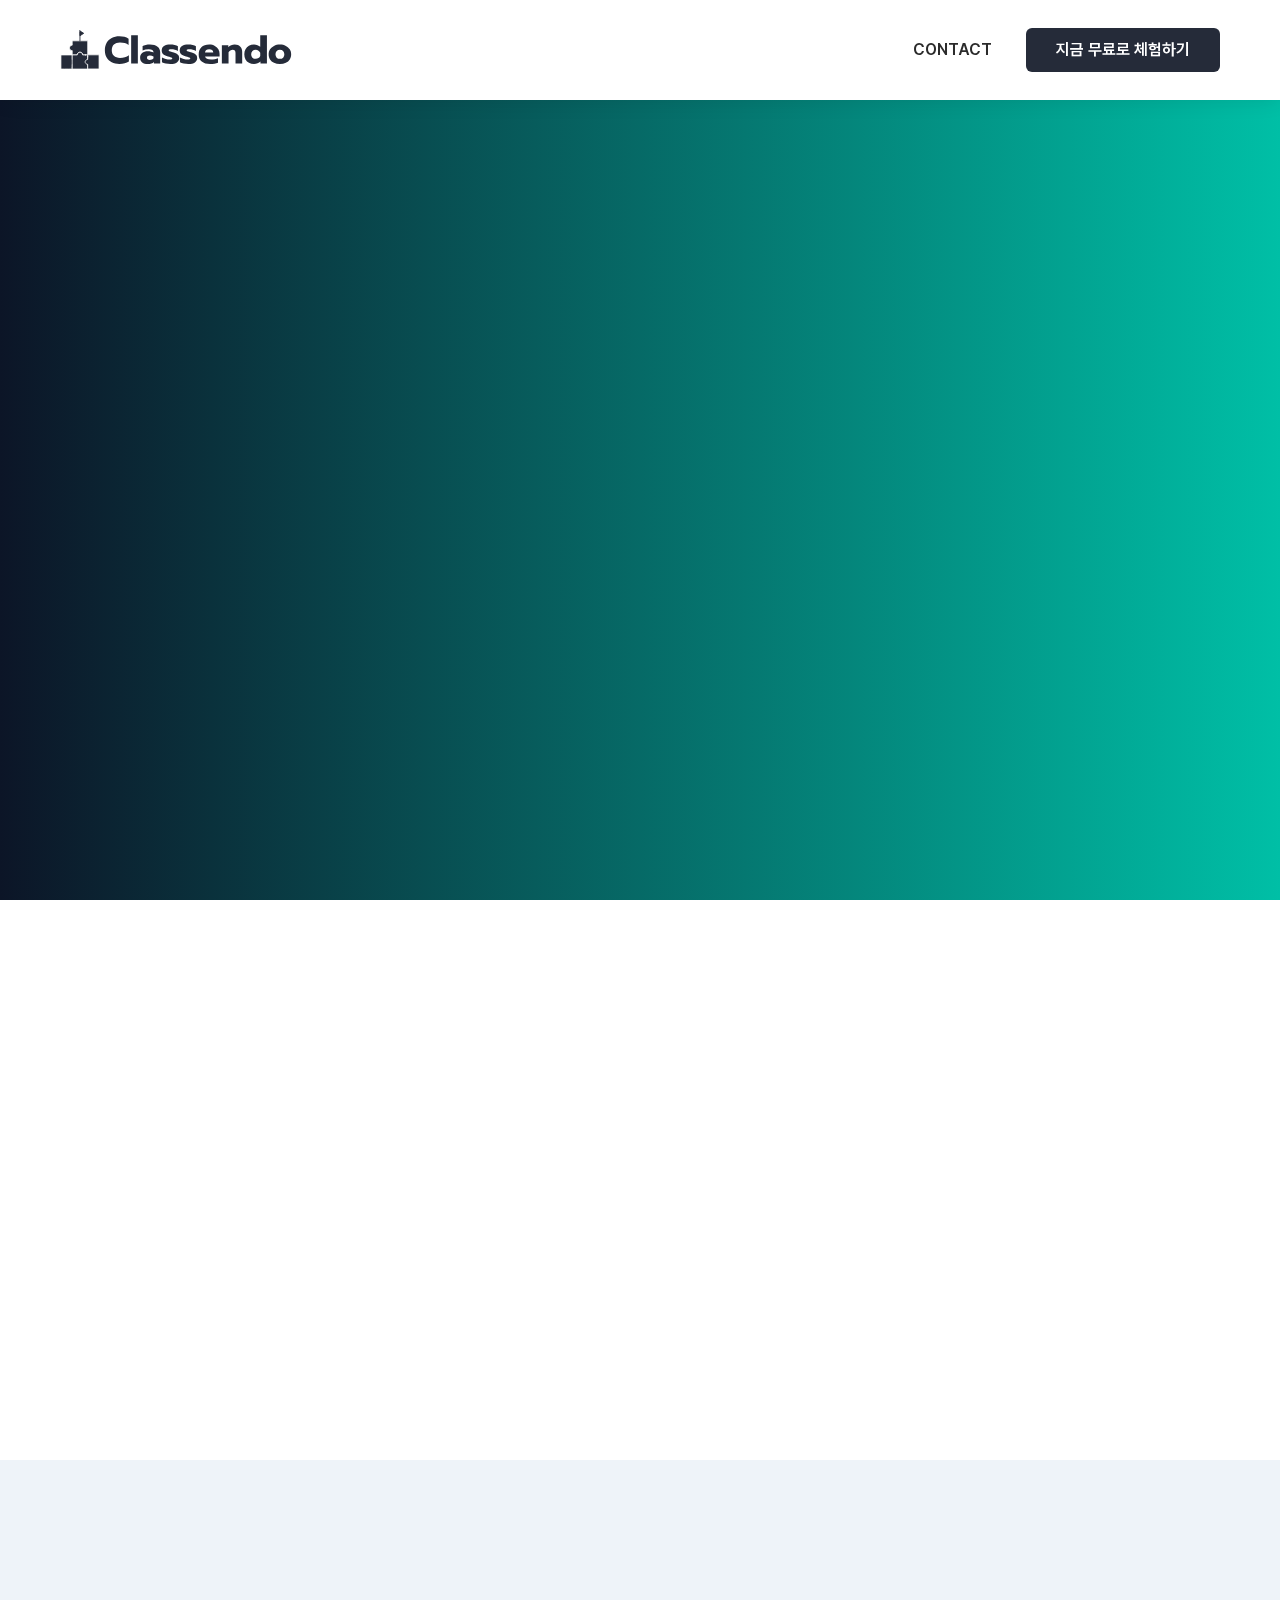
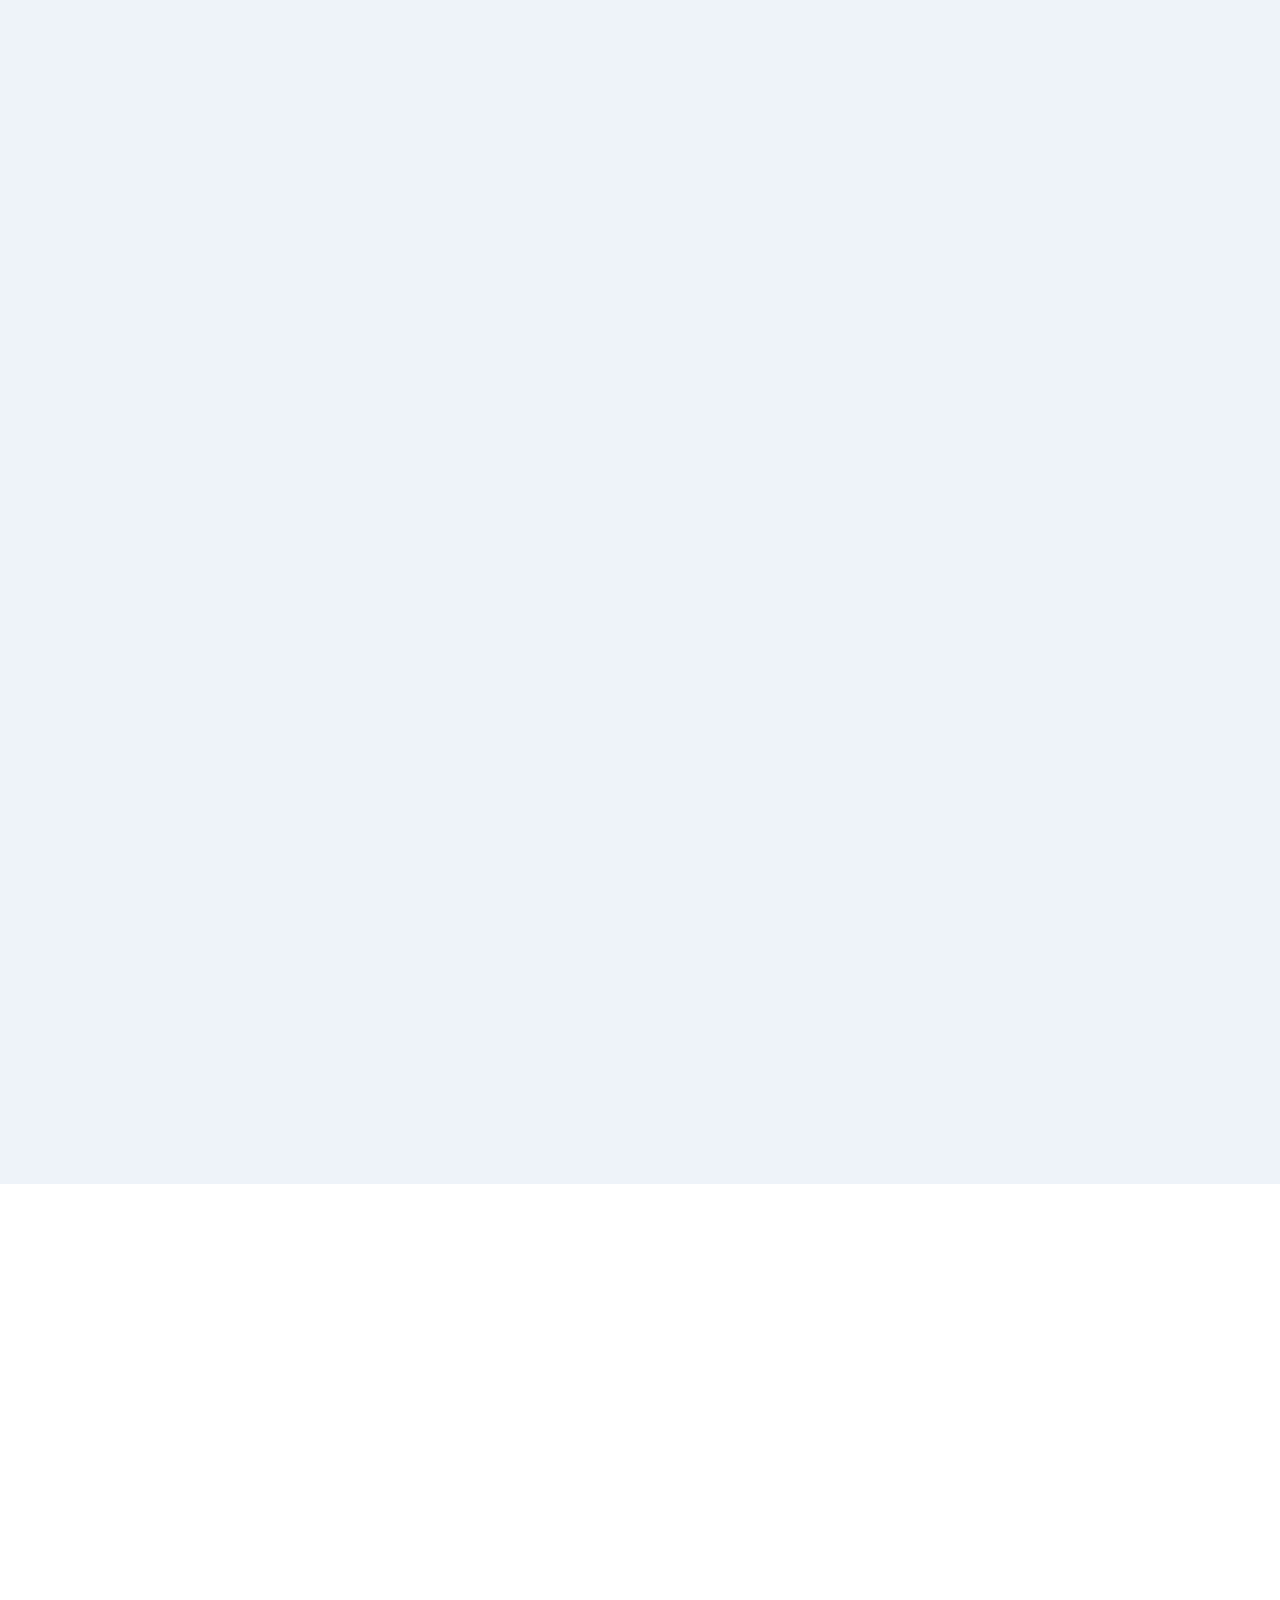
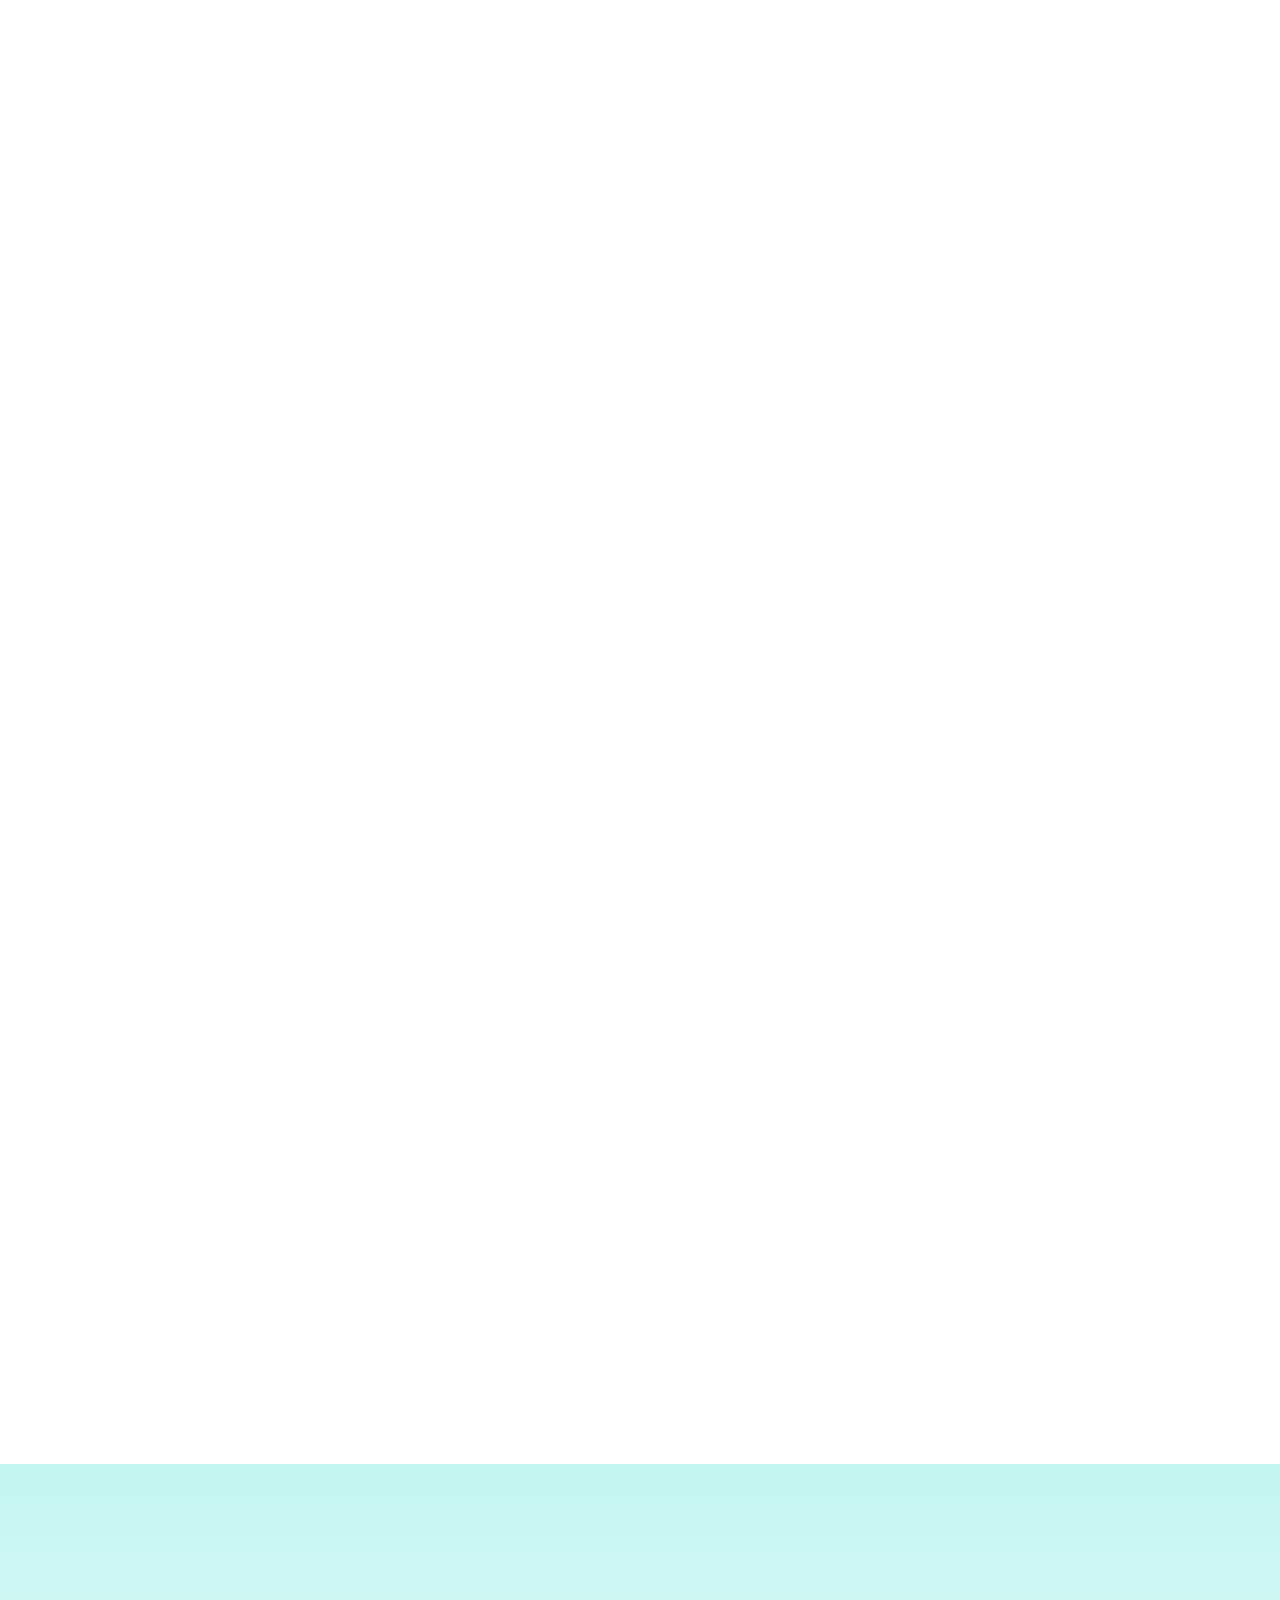
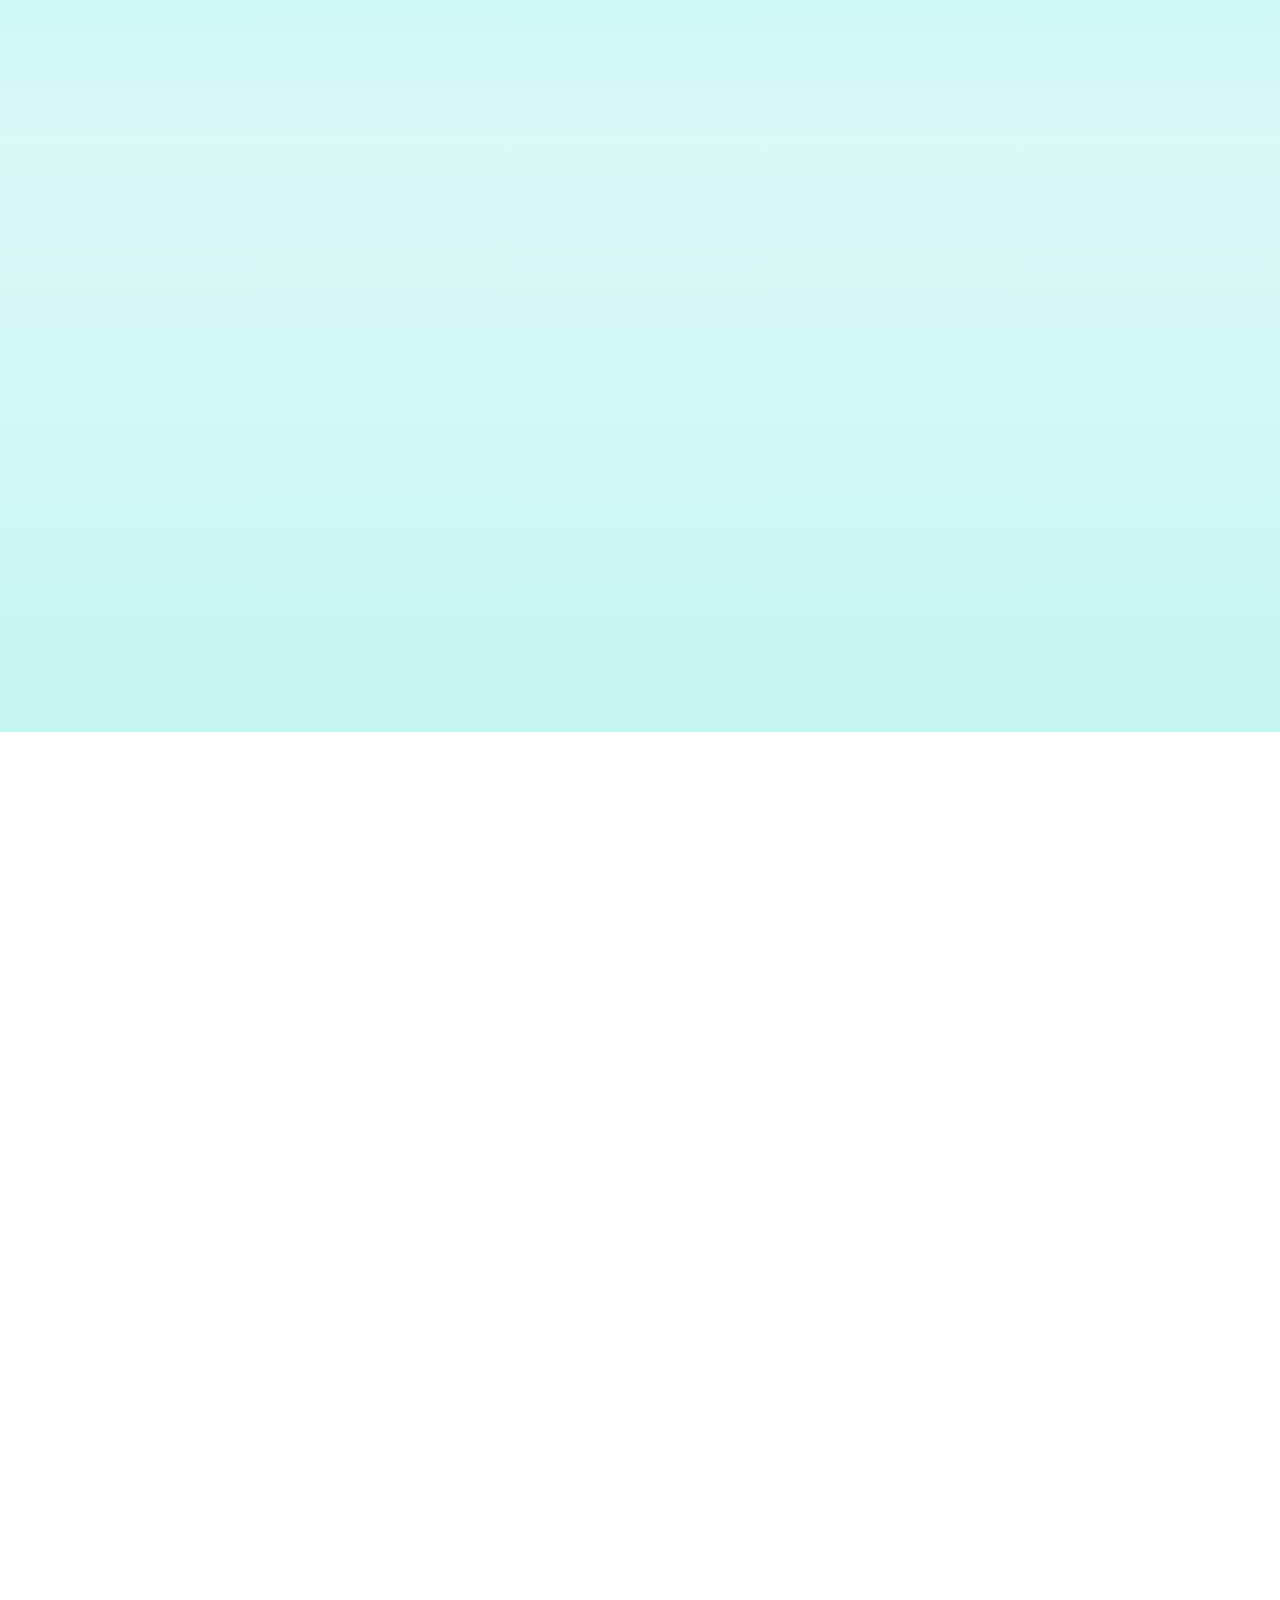
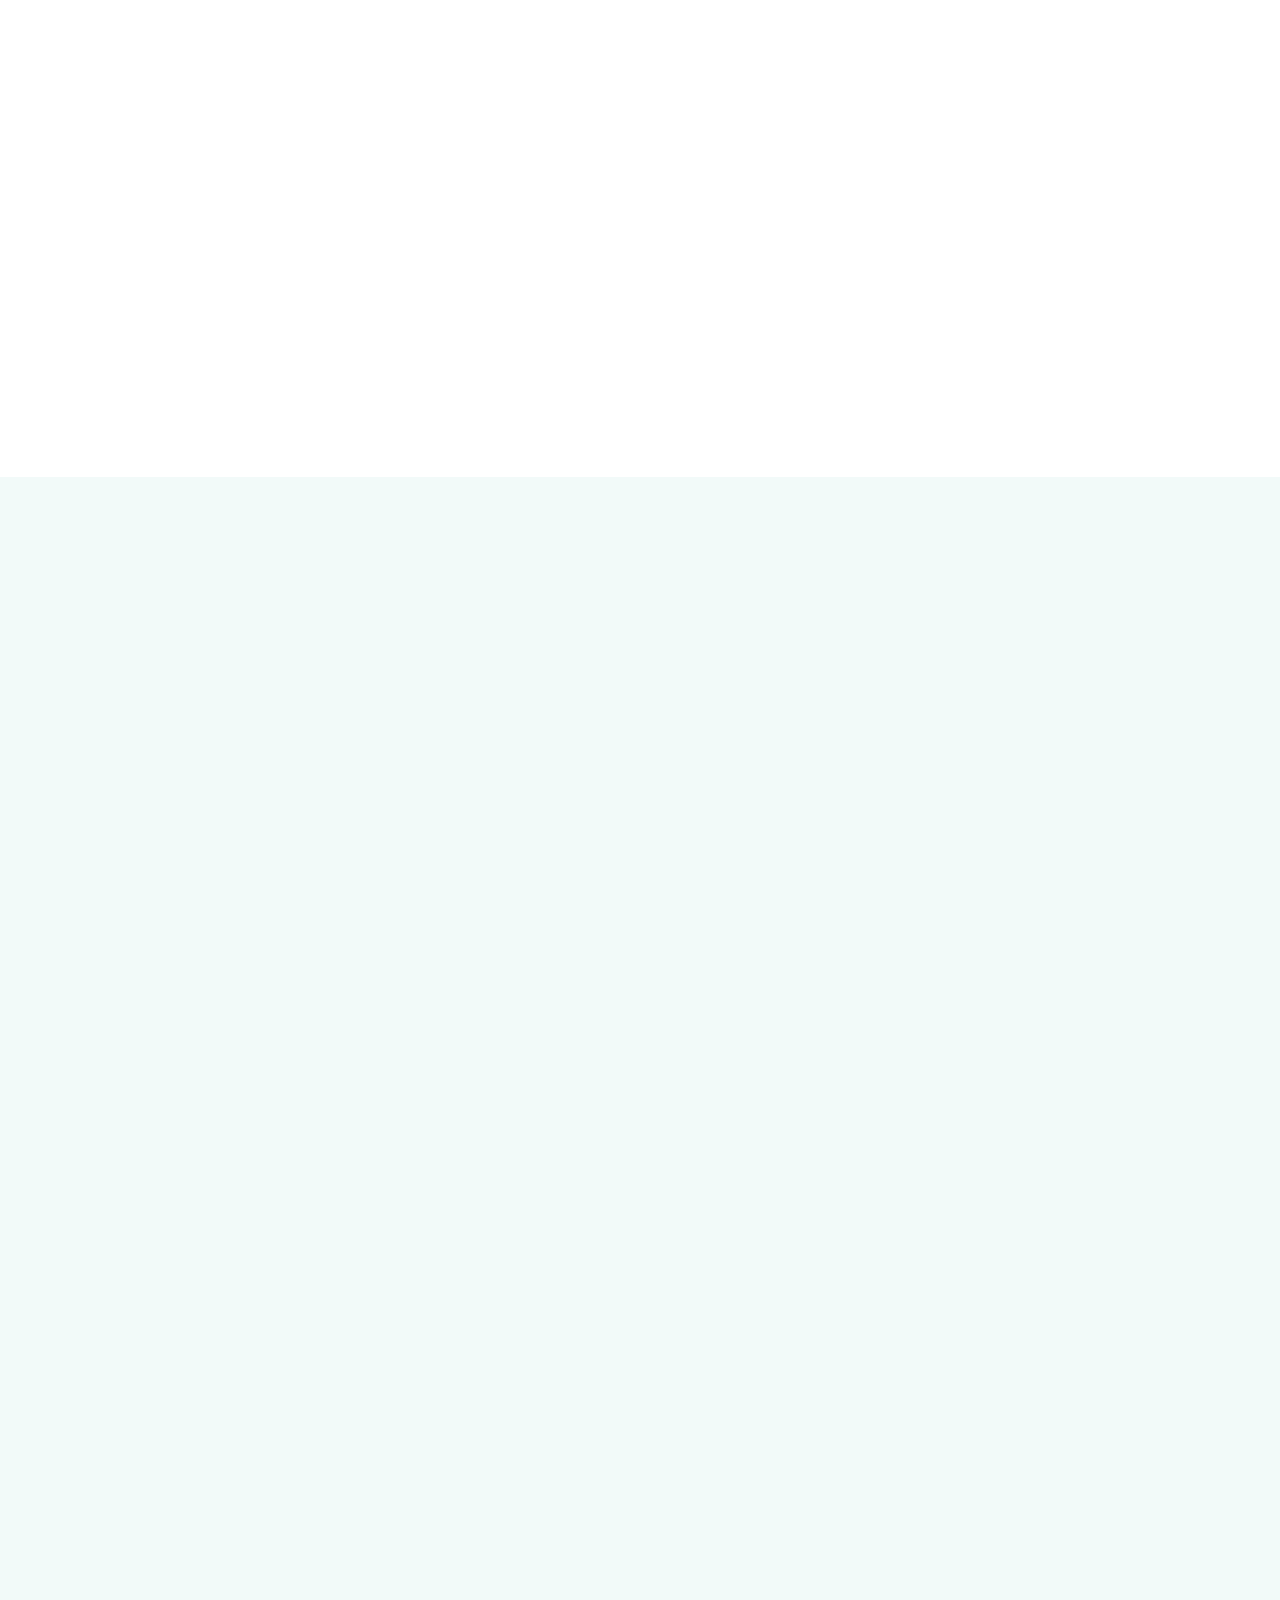
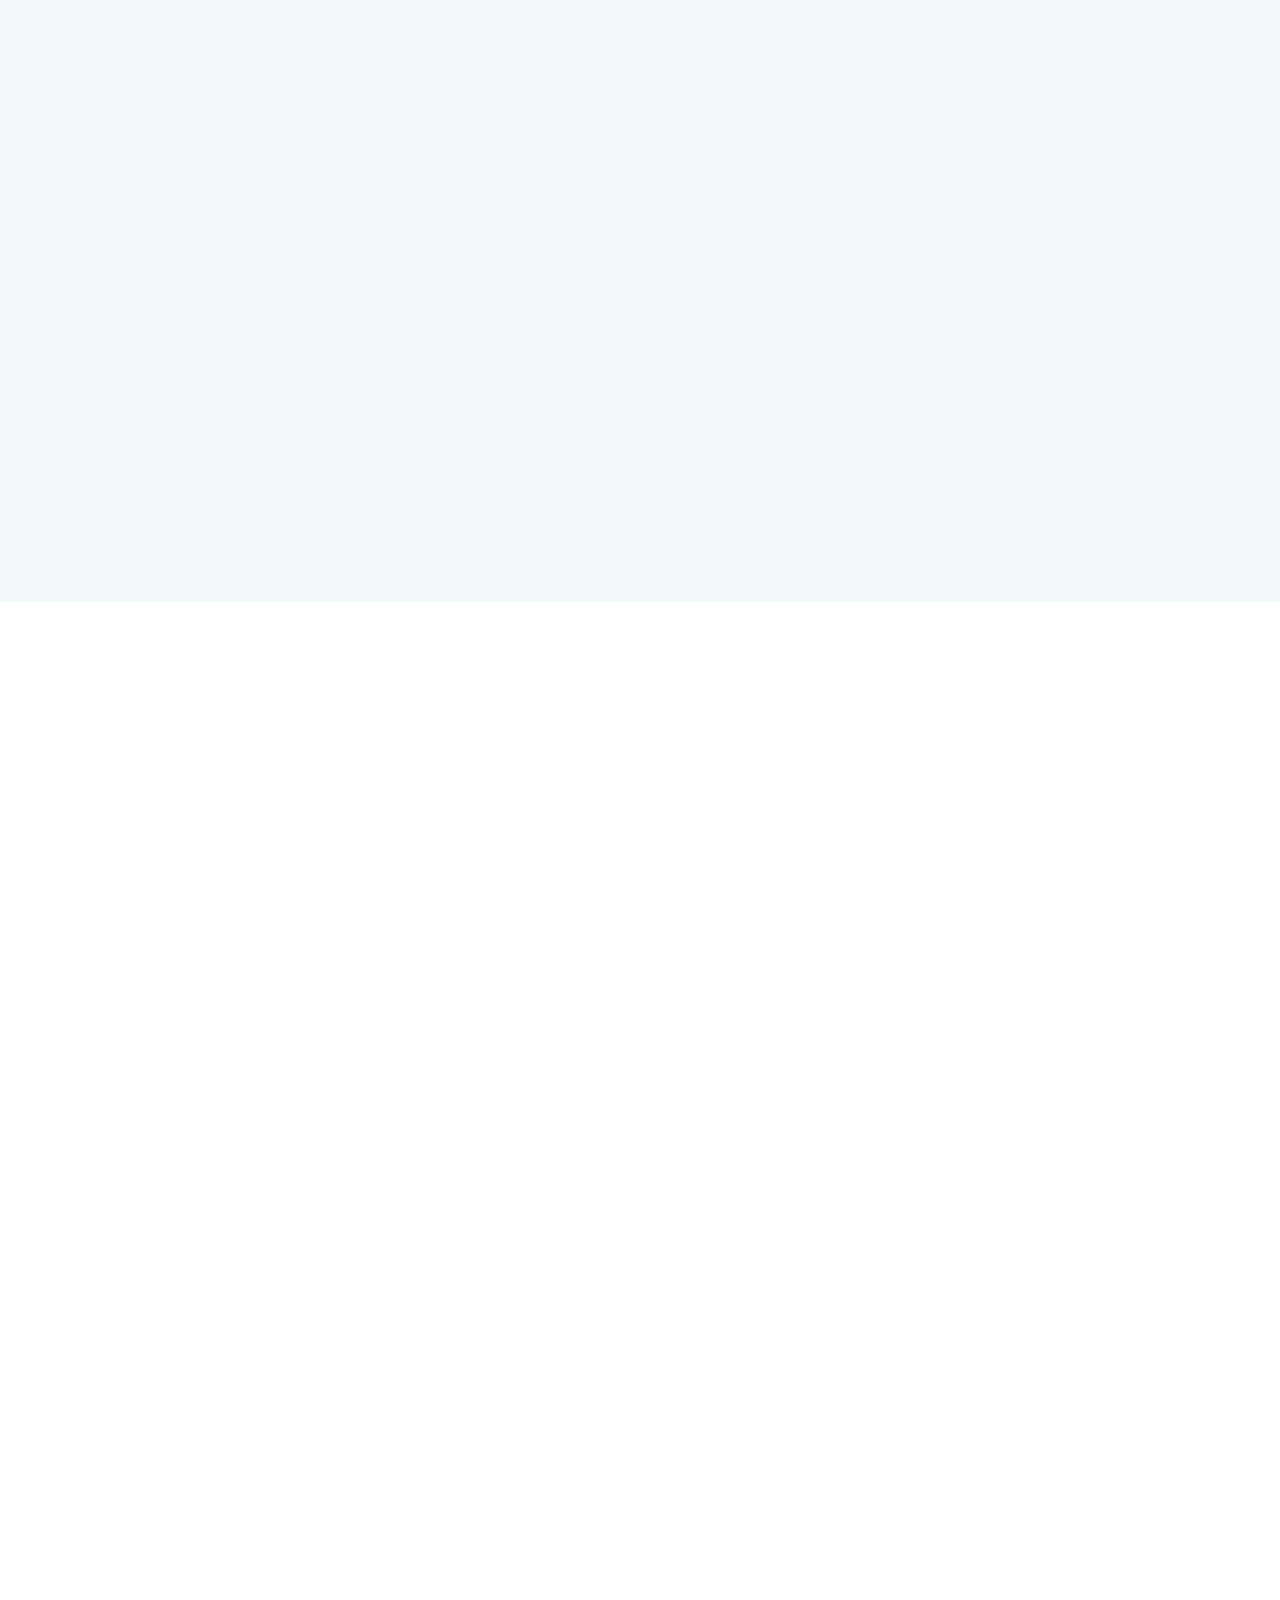
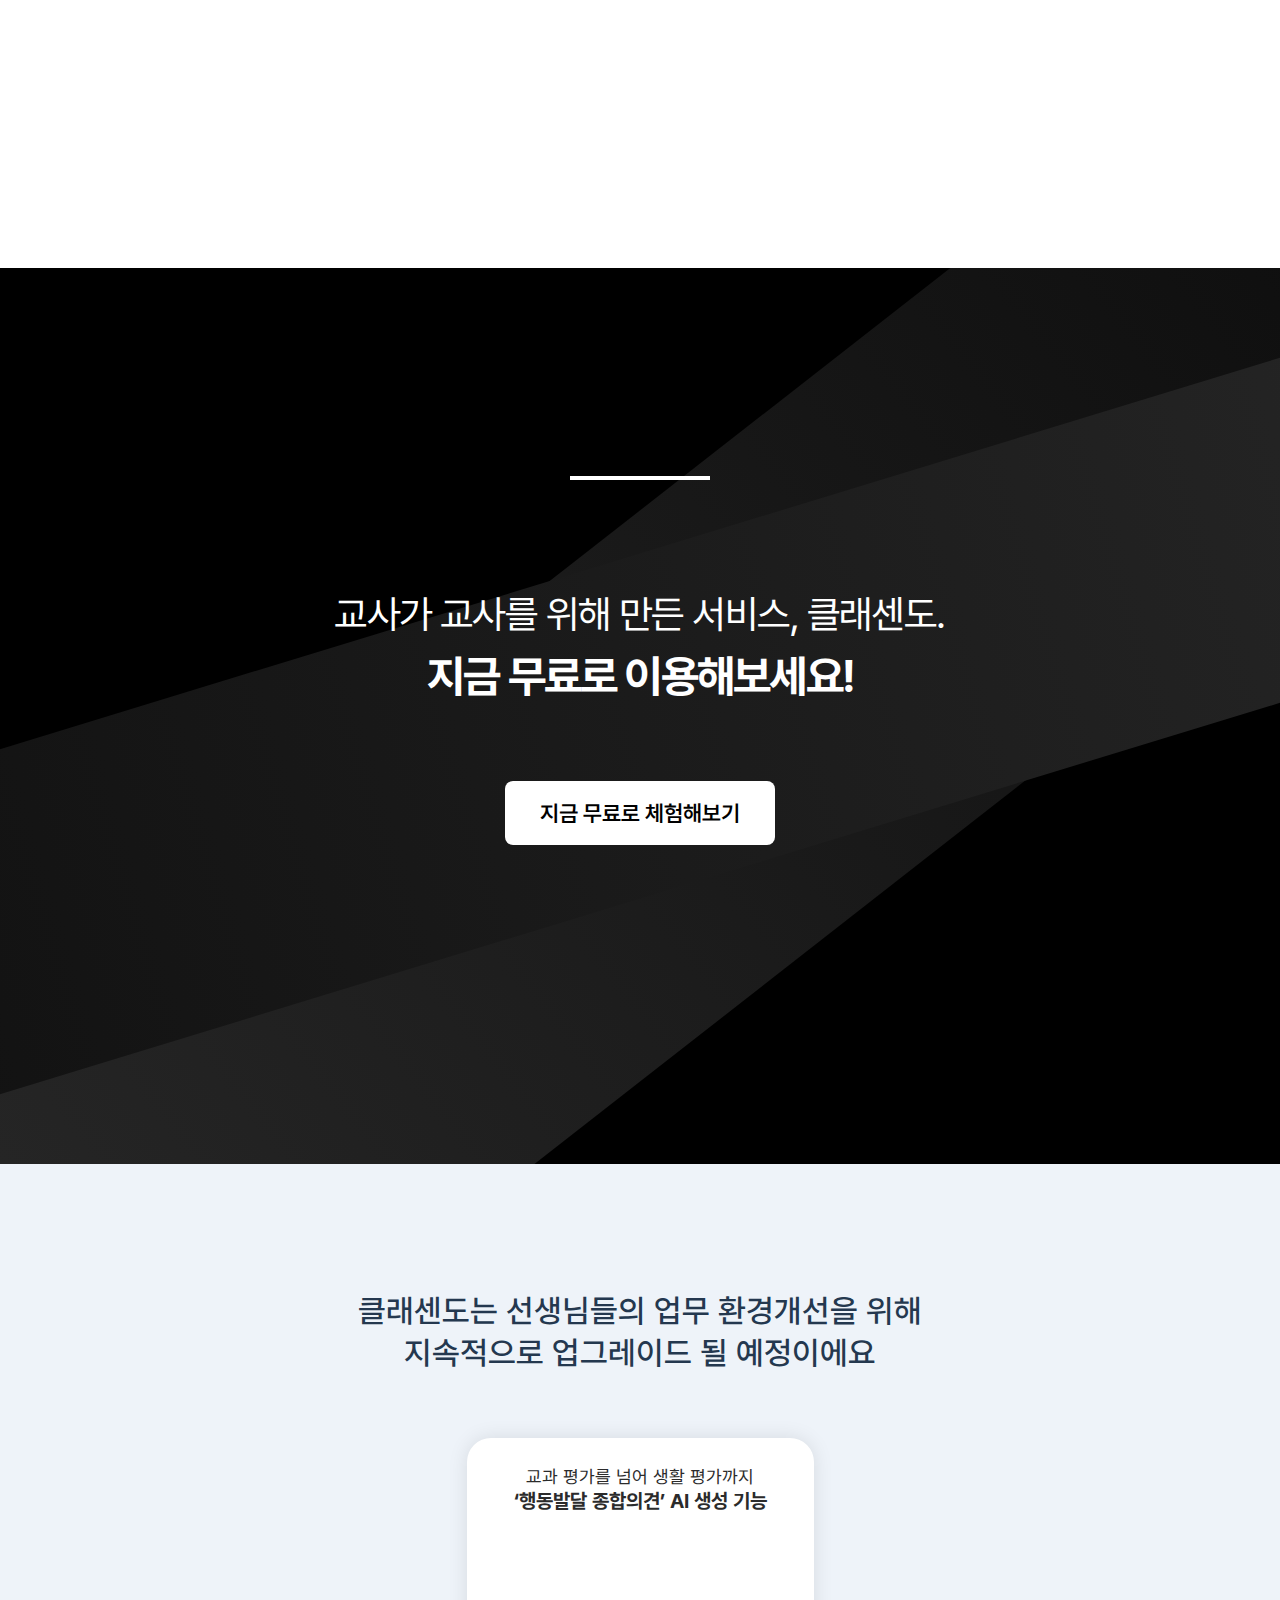
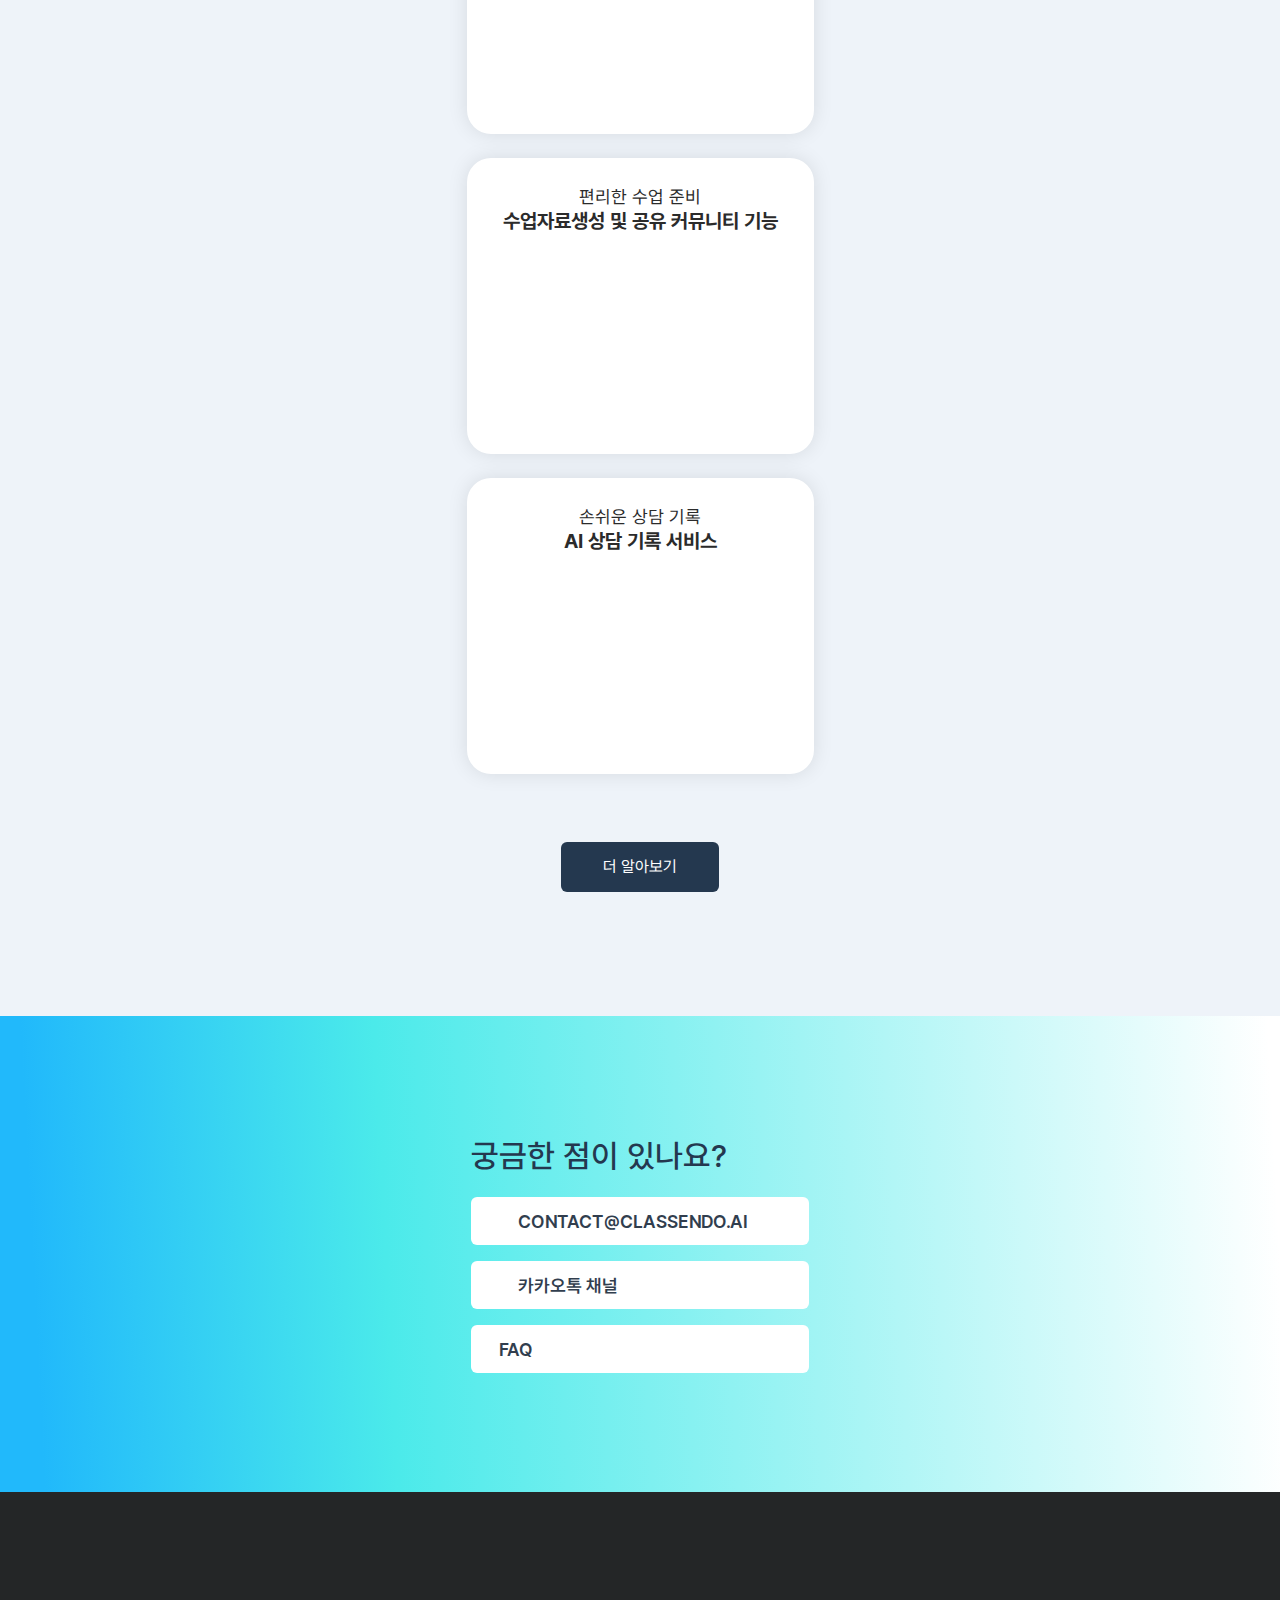
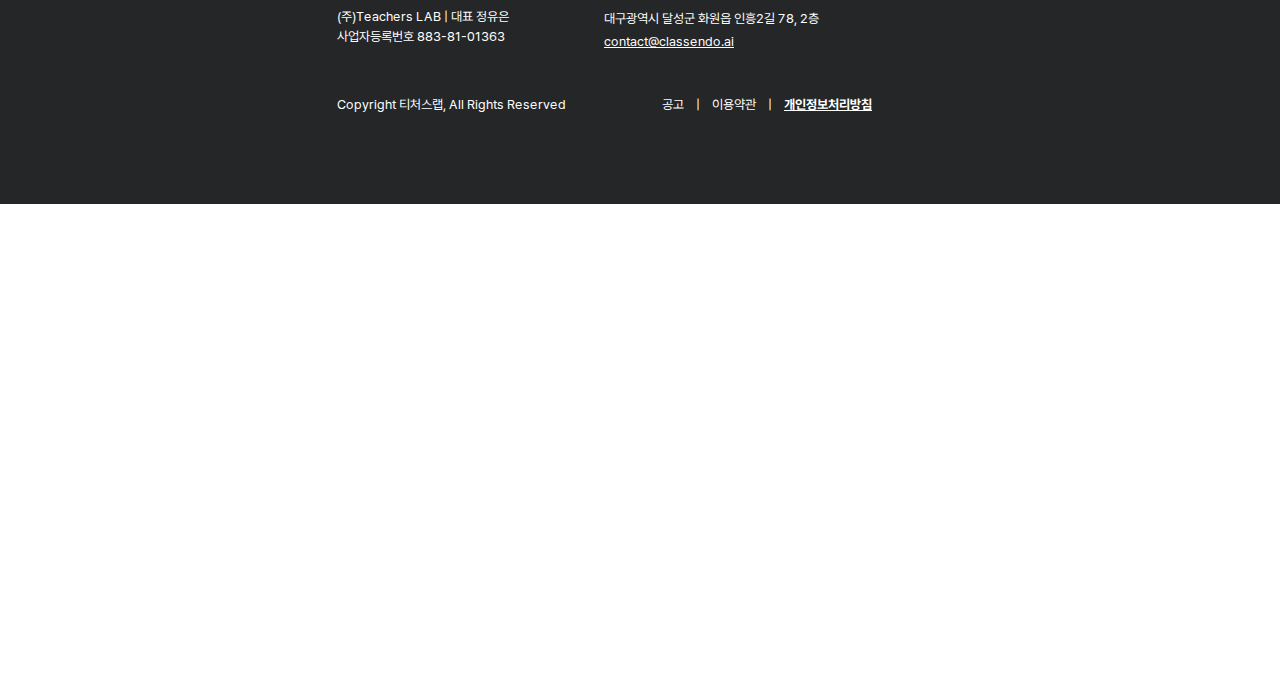
<file: 404/index.html>
<!DOCTYPE html><html lang="ko"><head><meta charSet="utf-8"/><meta name="viewport" content="width=device-width, initial-scale=1"/><link rel="stylesheet" href="/_next/static/css/104b7551963822ac.css" data-precedence="next"/><link rel="stylesheet" href="/_next/static/css/ea8074bc1ebaca6e.css" data-precedence="next"/><link rel="preload" as="script" fetchPriority="low" href="/_next/static/chunks/webpack-87289e54b521cc14.js"/><script src="/_next/static/chunks/502f7e50-48bbb0cc0d2cc8fd.js" async=""></script><script src="/_next/static/chunks/487-89e6b7346141745c.js" async=""></script><script src="/_next/static/chunks/main-app-4cf910e3ec12548c.js" async=""></script><script src="/_next/static/chunks/app/not-found-6133760bd2077892.js" async=""></script><script src="/_next/static/chunks/519-5f640f2830b0f5cf.js" async=""></script><script src="/_next/static/chunks/901-a412c322ab0a0545.js" async=""></script><script src="/_next/static/chunks/app/layout-1dc57c5aa7d7ad89.js" async=""></script><meta name="robots" content="noindex"/><title>Classendo</title><meta name="description" content="번거로운 업무는 우리가 할게요! 초등학교 교사에게 딱 맞는 AI, Classendo"/><meta property="og:title" content="Classendo"/><meta property="og:description" content="번거로운 업무는 우리가 할게요! 초등학교 교사에게 딱 맞는 AI, Classendo"/><meta property="og:url" content="https://service.classendo.ai/"/><meta property="og:site_name" content="Classendo"/><meta property="og:locale" content="ko_KR"/><meta property="og:image" content="https://service.classendo.ai/ogImage.png"/><meta property="og:image:width" content="800"/><meta property="og:image:height" content="400"/><meta property="og:image:alt" content="classendo"/><meta property="og:type" content="website"/><meta name="twitter:card" content="summary_large_image"/><meta name="twitter:title" content="Classendo"/><meta name="twitter:description" content="번거로운 업무는 우리가 할게요! 초등학교 교사에게 딱 맞는 AI, Classendo"/><meta name="twitter:image" content="https://service.classendo.ai/ogImage.png"/><meta name="twitter:image:width" content="800"/><meta name="twitter:image:height" content="400"/><meta name="twitter:image:alt" content="classendo"/><link rel="icon" href="/logoIcon.svg"/><script src="/_next/static/chunks/polyfills-42372ed130431b0a.js" noModule=""></script></head><body><header class="no-drag fixed left-0 top-0 z-50 flex h-[100px] w-full justify-center bg-white shadow-dark-light sm:h-[60px]"><div class="flex items-center justify-between lg:w-[1440px] lg:px-[68px] w-full px-[4.72%]"><button class="flex items-center gap-[4px]"><img alt="Logo" loading="lazy" width="40" height="40" decoding="async" data-nimg="1" class="h-[40px] w-[40px] sm:h-[30px] sm:w-[30px]" style="color:transparent" src="/logoIcon.svg"/><img alt="Classendo" loading="lazy" width="188" height="36" decoding="async" data-nimg="1" class="h-[36px] w-[188x] sm:hidden" style="color:transparent" src="/logoText.svg"/></button><div class="flex gap-[4px]"><button class="font-semibold text-[#3E44552] px-[30px] py-[10px] text-[16px] sm:px-[14px] sm:py-[5px] sm:text-[10px]">CONTACT</button><a class="rounded-[6px] no-drag" target="_blank" href="https://classendo.ai"><div class="rounded-[6px] bg-[#252B39] font-semibold text-white px-[30px] py-[10px] text-[16px] sm:px-[14px] sm:py-[5px] sm:text-[10px]">지금 무료로 체험하기</div></a></div></div></header><script src="/_next/static/chunks/webpack-87289e54b521cc14.js" async=""></script><script>(self.__next_f=self.__next_f||[]).push([0]);self.__next_f.push([2,null])</script><script>self.__next_f.push([1,"1:HL[\"/_next/static/css/104b7551963822ac.css\",\"style\"]\n2:HL[\"/_next/static/css/ea8074bc1ebaca6e.css\",\"style\"]\n"])</script><script>self.__next_f.push([1,"3:I[8320,[],\"\"]\n5:I[5911,[],\"ClientPageRoot\"]\n6:I[8125,[\"160\",\"static/chunks/app/not-found-6133760bd2077892.js\"],\"default\",1]\n7:I[717,[],\"\"]\n8:I[1538,[],\"\"]\n9:I[2060,[\"519\",\"static/chunks/519-5f640f2830b0f5cf.js\",\"901\",\"static/chunks/901-a412c322ab0a0545.js\",\"185\",\"static/chunks/app/layout-1dc57c5aa7d7ad89.js\"],\"default\"]\na:I[901,[\"519\",\"static/chunks/519-5f640f2830b0f5cf.js\",\"901\",\"static/chunks/901-a412c322ab0a0545.js\",\"185\",\"static/chunks/app/layout-1dc57c5aa7d7ad89.js\"],\"LazyMotion\"]\nb:I[901,[\"519\",\"static/chunks/519-5f640f2830b0f5cf.js\",\"901\",\"static/chunks/901-a412c322ab0a0545.js\",\"185\",\"static/chunks/app/layout-1dc57c5aa7d7ad89.js\"],\"domAnimation\"]\nc:I[8125,[\"160\",\"static/chunks/app/not-found-6133760bd2077892.js\"],\"default\"]\ne:I[9976,[],\"\"]\nf:[]\n0:[\"$\",\"$L3\",null,{\"buildId\":\"WK1Di-gefMLIuSsswEi2f\",\"assetPrefix\":\"\",\"urlParts\":[\"\",\"_not-found\",\"\"],\"initialTree\":[\"\",{\"children\":[\"/_not-found\",{\"children\":[\"__PAGE__\",{}]}]},\"$undefined\",\"$undefined\",true],\"initialSeedData\":[\"\",{\"children\":[\"/_not-found\",{\"children\":[\"__PAGE__\",{},[[\"$L4\",[\"$\",\"$L5\",null,{\"props\":{\"params\":{},\"searchParams\":{}},\"Component\":\"$6\"}],null],null],null]},[null,[\"$\",\"$L7\",null,{\"parallelRouterKey\":\"children\",\"segmentPath\":[\"children\",\"/_not-found\",\"children\"],\"error\":\"$undefined\",\"errorStyles\":\"$undefined\",\"errorScripts\":\"$undefined\",\"template\":[\"$\",\"$L8\",null,{}],\"templateStyles\":\"$undefined\",\"templateScripts\":\"$undefined\",\"notFound\":\"$undefined\",\"notFoundStyles\":\"$undefined\"}]],null]},[[[[\"$\",\"link\",\"0\",{\"rel\":\"stylesheet\",\"href\":\"/_next/static/css/104b7551963822ac.css\",\"precedence\":\"next\",\"crossOrigin\":\"$undefined\"}],[\"$\",\"link\",\"1\",{\"rel\":\"stylesheet\",\"href\":\"/_next/static/css/ea8074bc1ebaca6e.css\",\"precedence\":\"next\",\"crossOrigin\":\"$undefined\"}]],[\"$\",\"html\",null,{\"lang\":\"ko\",\"children\":[\"$\",\"body\",null,{\"children\":[[\"$\",\"$L9\",null,{}],[\"$\",\"$La\",null,{\"features\":\"$b\",\"children\":[\"$\",\"$L7\",null,{\"parallelRouterKey\":\"children\",\"segmentPath\":[\"children\"],\"error\":\"$undefined\",\"errorStyles\":\"$undefined\",\"errorScripts\":\"$undefined\",\"t"])</script><script>self.__next_f.push([1,"emplate\":[\"$\",\"$L8\",null,{}],\"templateStyles\":\"$undefined\",\"templateScripts\":\"$undefined\",\"notFound\":[\"$\",\"$Lc\",null,{}],\"notFoundStyles\":[]}]}]]}]}]],null],null],\"couldBeIntercepted\":false,\"initialHead\":[[\"$\",\"meta\",null,{\"name\":\"robots\",\"content\":\"noindex\"}],\"$Ld\"],\"globalErrorComponent\":\"$e\",\"missingSlots\":\"$Wf\"}]\n"])</script><script>self.__next_f.push([1,"d:[[\"$\",\"meta\",\"0\",{\"name\":\"viewport\",\"content\":\"width=device-width, initial-scale=1\"}],[\"$\",\"meta\",\"1\",{\"charSet\":\"utf-8\"}],[\"$\",\"title\",\"2\",{\"children\":\"Classendo\"}],[\"$\",\"meta\",\"3\",{\"name\":\"description\",\"content\":\"번거로운 업무는 우리가 할게요! 초등학교 교사에게 딱 맞는 AI, Classendo\"}],[\"$\",\"meta\",\"4\",{\"property\":\"og:title\",\"content\":\"Classendo\"}],[\"$\",\"meta\",\"5\",{\"property\":\"og:description\",\"content\":\"번거로운 업무는 우리가 할게요! 초등학교 교사에게 딱 맞는 AI, Classendo\"}],[\"$\",\"meta\",\"6\",{\"property\":\"og:url\",\"content\":\"https://service.classendo.ai/\"}],[\"$\",\"meta\",\"7\",{\"property\":\"og:site_name\",\"content\":\"Classendo\"}],[\"$\",\"meta\",\"8\",{\"property\":\"og:locale\",\"content\":\"ko_KR\"}],[\"$\",\"meta\",\"9\",{\"property\":\"og:image\",\"content\":\"https://service.classendo.ai/ogImage.png\"}],[\"$\",\"meta\",\"10\",{\"property\":\"og:image:width\",\"content\":\"800\"}],[\"$\",\"meta\",\"11\",{\"property\":\"og:image:height\",\"content\":\"400\"}],[\"$\",\"meta\",\"12\",{\"property\":\"og:image:alt\",\"content\":\"classendo\"}],[\"$\",\"meta\",\"13\",{\"property\":\"og:type\",\"content\":\"website\"}],[\"$\",\"meta\",\"14\",{\"name\":\"twitter:card\",\"content\":\"summary_large_image\"}],[\"$\",\"meta\",\"15\",{\"name\":\"twitter:title\",\"content\":\"Classendo\"}],[\"$\",\"meta\",\"16\",{\"name\":\"twitter:description\",\"content\":\"번거로운 업무는 우리가 할게요! 초등학교 교사에게 딱 맞는 AI, Classendo\"}],[\"$\",\"meta\",\"17\",{\"name\":\"twitter:image\",\"content\":\"https://service.classendo.ai/ogImage.png\"}],[\"$\",\"meta\",\"18\",{\"name\":\"twitter:image:width\",\"content\":\"800\"}],[\"$\",\"meta\",\"19\",{\"name\":\"twitter:image:height\",\"content\":\"400\"}],[\"$\",\"meta\",\"20\",{\"name\":\"twitter:image:alt\",\"content\":\"classendo\"}],[\"$\",\"link\",\"21\",{\"rel\":\"icon\",\"href\":\"/logoIcon.svg\"}]]\n4:null\n"])</script></body></html>
</file>
<file: _next/static/css/104b7551963822ac.css>
@font-face{font-family:Pretendard Variable;font-style:normal;font-display:swap;font-weight:45 920;src:url(/_next/static/media/PretendardVariable.subset.0.a7160a78.woff2) format("woff2-variations");unicode-range:u+f9ca-fa0b,u+ff03-ff05,u+ff07,u+ff0a-ff0b,u+ff0d-ff19,u+ff1b,u+ff1d,u+ff20-ff5b,u+ff5d,u+ffe0-ffe3,u+ffe5-ffe6}@font-face{font-family:Pretendard Variable;font-style:normal;font-display:swap;font-weight:45 920;src:url(/_next/static/media/PretendardVariable.subset.1.0ad74871.woff2) format("woff2-variations");unicode-range:u+d723-d728,u+d72a-d733,u+d735-d748,u+d74a-d74f,u+d752-d753,u+d755-d757,u+d75a-d75f,u+d762-d764,u+d766-d768,u+d76a-d76b,u+d76d-d76f,u+d771-d787,u+d789-d78b,u+d78d-d78f,u+d791-d797,u+d79a,u+d79c,u+d79e-d7a3,u+f900-f909,u+f90b-f92e}@font-face{font-family:Pretendard Variable;font-style:normal;font-display:swap;font-weight:45 920;src:url(/_next/static/media/PretendardVariable.subset.2.82ebf324.woff2) format("woff2-variations");unicode-range:u+d679-d68b,u+d68e-d69e,u+d6a0,u+d6a2-d6a7,u+d6a9-d6c3,u+d6c6-d6c7,u+d6c9-d6cb,u+d6cd-d6d3,u+d6d5-d6d6,u+d6d8-d6e3,u+d6e5-d6e7,u+d6e9-d6fb,u+d6fd-d717,u+d719-d71f,u+d721-d722}@font-face{font-family:Pretendard Variable;font-style:normal;font-display:swap;font-weight:45 920;src:url(/_next/static/media/PretendardVariable.subset.3.bf9132bb.woff2) format("woff2-variations");unicode-range:u+d5bc-d5c7,u+d5ca-d5cb,u+d5cd-d5cf,u+d5d1-d5d7,u+d5d9-d5da,u+d5dc,u+d5de-d5e3,u+d5e6-d5e7,u+d5e9-d5eb,u+d5ed-d5f6,u+d5f8,u+d5fa-d5ff,u+d602-d603,u+d605-d607,u+d609-d60f,u+d612-d613,u+d616-d61b,u+d61d-d637,u+d63a-d63b,u+d63d-d63f,u+d641-d647,u+d64a-d64c,u+d64e-d653,u+d656-d657,u+d659-d65b,u+d65d-d666,u+d668,u+d66a-d678}@font-face{font-family:Pretendard Variable;font-style:normal;font-display:swap;font-weight:45 920;src:url(/_next/static/media/PretendardVariable.subset.4.7eebf286.woff2) format("woff2-variations");unicode-range:u+d507,u+d509-d50b,u+d50d-d513,u+d515-d53b,u+d53e-d53f,u+d541-d543,u+d545-d54c,u+d54e,u+d550,u+d552-d557,u+d55a-d55b,u+d55d-d55f,u+d561-d564,u+d566-d567,u+d56a,u+d56c,u+d56e-d573,u+d576-d577,u+d579-d583,u+d585-d586,u+d58a-d5a4,u+d5a6-d5bb}@font-face{font-family:Pretendard Variable;font-style:normal;font-display:swap;font-weight:45 920;src:url(/_next/static/media/PretendardVariable.subset.5.f5e8ff1f.woff2) format("woff2-variations");unicode-range:u+d464-d477,u+d47a-d47b,u+d47d-d47f,u+d481-d487,u+d489-d48a,u+d48c,u+d48e-d4e7,u+d4e9-d503,u+d505-d506}@font-face{font-family:Pretendard Variable;font-style:normal;font-display:swap;font-weight:45 920;src:url(/_next/static/media/PretendardVariable.subset.6.d6cae420.woff2) format("woff2-variations");unicode-range:u+d3bf-d3c7,u+d3ca-d3cf,u+d3d1-d3eb,u+d3ee-d3ef,u+d3f1-d3f3,u+d3f5-d3fb,u+d3fd-d400,u+d402-d45b,u+d45d-d463}@font-face{font-family:Pretendard Variable;font-style:normal;font-display:swap;font-weight:45 920;src:url(/_next/static/media/PretendardVariable.subset.7.d98c6678.woff2) format("woff2-variations");unicode-range:u+d2ff,u+d302-d304,u+d306-d30b,u+d30f,u+d311-d313,u+d315-d31b,u+d31e,u+d322-d324,u+d326-d327,u+d32a-d32b,u+d32d-d32f,u+d331-d337,u+d339-d33c,u+d33e-d37b,u+d37e-d37f,u+d381-d383,u+d385-d38b,u+d38e-d390,u+d392-d397,u+d39a-d39b,u+d39d-d39f,u+d3a1-d3a7,u+d3a9-d3aa,u+d3ac,u+d3ae-d3b3,u+d3b5-d3b7,u+d3b9-d3bb,u+d3bd-d3be}@font-face{font-family:Pretendard Variable;font-style:normal;font-display:swap;font-weight:45 920;src:url(/_next/static/media/PretendardVariable.subset.8.932448ae.woff2) format("woff2-variations");unicode-range:u+d257-d27f,u+d281-d29b,u+d29d-d29f,u+d2a1-d2ab,u+d2ad-d2b7,u+d2ba-d2bb,u+d2bd-d2bf,u+d2c1-d2c7,u+d2c9-d2ef,u+d2f2-d2f3,u+d2f5-d2f7,u+d2f9-d2fe}@font-face{font-family:Pretendard Variable;font-style:normal;font-display:swap;font-weight:45 920;src:url(/_next/static/media/PretendardVariable.subset.9.6bbc8ba0.woff2) format("woff2-variations");unicode-range:u+d1b4,u+d1b6-d1f3,u+d1f5-d22b,u+d22e-d22f,u+d231-d233,u+d235-d23b,u+d23d-d240,u+d242-d256}@font-face{font-family:Pretendard Variable;font-style:normal;font-display:swap;font-weight:45 920;src:url(/_next/static/media/PretendardVariable.subset.10.d860994e.woff2) format("woff2-variations");unicode-range:u+d105-d12f,u+d132-d133,u+d135-d137,u+d139-d13f,u+d141-d142,u+d144,u+d146-d14b,u+d14e-d14f,u+d151-d153,u+d155-d15b,u+d15e-d187,u+d189-d19f,u+d1a2-d1a3,u+d1a5-d1a7,u+d1a9-d1af,u+d1b2-d1b3}@font-face{font-family:Pretendard Variable;font-style:normal;font-display:swap;font-weight:45 920;src:url(/_next/static/media/PretendardVariable.subset.11.b761b64a.woff2) format("woff2-variations");unicode-range:u+d04b-d04f,u+d051-d057,u+d059-d06b,u+d06d-d06f,u+d071-d073,u+d075-d07b,u+d07e-d0a3,u+d0a6-d0a7,u+d0a9-d0ab,u+d0ad-d0b3,u+d0b6,u+d0b8,u+d0ba-d0bf,u+d0c2-d0c3,u+d0c5-d0c7,u+d0c9-d0cf,u+d0d2,u+d0d6-d0db,u+d0de-d0df,u+d0e1-d0e3,u+d0e5-d0eb,u+d0ee-d0f0,u+d0f2-d104}@font-face{font-family:Pretendard Variable;font-style:normal;font-display:swap;font-weight:45 920;src:url(/_next/static/media/PretendardVariable.subset.12.603235d0.woff2) format("woff2-variations");unicode-range:u+cfa2-cfc3,u+cfc5-cfdf,u+cfe2-cfe3,u+cfe5-cfe7,u+cfe9-cff4,u+cff6-cffb,u+cffd-cfff,u+d001-d003,u+d005-d017,u+d019-d033,u+d036-d037,u+d039-d03b,u+d03d-d04a}@font-face{font-family:Pretendard Variable;font-style:normal;font-display:swap;font-weight:45 920;src:url(/_next/static/media/PretendardVariable.subset.13.066f3ff2.woff2) format("woff2-variations");unicode-range:u+cef0-cef3,u+cef6,u+cef9-ceff,u+cf01-cf03,u+cf05-cf07,u+cf09-cf0f,u+cf11-cf12,u+cf14-cf1b,u+cf1d-cf1f,u+cf21-cf2f,u+cf31-cf53,u+cf56-cf57,u+cf59-cf5b,u+cf5d-cf63,u+cf66,u+cf68,u+cf6a-cf6f,u+cf71-cf84,u+cf86-cf8b,u+cf8d-cfa1}@font-face{font-family:Pretendard Variable;font-style:normal;font-display:swap;font-weight:45 920;src:url(/_next/static/media/PretendardVariable.subset.14.47ba101c.woff2) format("woff2-variations");unicode-range:u+ce3c-ce57,u+ce5a-ce5b,u+ce5d-ce5f,u+ce61-ce67,u+ce6a,u+ce6c,u+ce6e-ce73,u+ce76-ce77,u+ce79-ce7b,u+ce7d-ce83,u+ce85-ce88,u+ce8a-ce8f,u+ce91-ce93,u+ce95-ce97,u+ce99-ce9f,u+cea2,u+cea4-ceab,u+cead-cee3,u+cee6-cee7,u+cee9-ceeb,u+ceed-ceef}@font-face{font-family:Pretendard Variable;font-style:normal;font-display:swap;font-weight:45 920;src:url(/_next/static/media/PretendardVariable.subset.15.ce42cec6.woff2) format("woff2-variations");unicode-range:u+cd92-cd93,u+cd96-cd97,u+cd99-cd9b,u+cd9d-cda3,u+cda6-cda8,u+cdaa-cdaf,u+cdb1-cdc3,u+cdc5-cdcb,u+cdcd-cde7,u+cde9-ce03,u+ce05-ce1f,u+ce22-ce34,u+ce36-ce3b}@font-face{font-family:Pretendard Variable;font-style:normal;font-display:swap;font-weight:45 920;src:url(/_next/static/media/PretendardVariable.subset.16.5c565ecc.woff2) format("woff2-variations");unicode-range:u+ccef-cd07,u+cd0a-cd0b,u+cd0d-cd1a,u+cd1c,u+cd1e-cd2b,u+cd2d-cd5b,u+cd5d-cd77,u+cd79-cd91}@font-face{font-family:Pretendard Variable;font-style:normal;font-display:swap;font-weight:45 920;src:url(/_next/static/media/PretendardVariable.subset.17.66ec5ffc.woff2) format("woff2-variations");unicode-range:u+cc3f-cc43,u+cc46-cc47,u+cc49-cc4b,u+cc4d-cc53,u+cc55-cc58,u+cc5a-cc5f,u+cc61-cc97,u+cc9a-cc9b,u+cc9d-cc9f,u+cca1-cca7,u+ccaa,u+ccac,u+ccae-ccb3,u+ccb6-ccb7,u+ccb9-ccbb,u+ccbd-cccf,u+ccd1-cce3,u+cce5-ccee}@font-face{font-family:Pretendard Variable;font-style:normal;font-display:swap;font-weight:45 920;src:url(/_next/static/media/PretendardVariable.subset.18.6c445d85.woff2) format("woff2-variations");unicode-range:u+cb91-cbd3,u+cbd5-cbe3,u+cbe5-cc0b,u+cc0e-cc0f,u+cc11-cc13,u+cc15-cc1b,u+cc1d-cc20,u+cc23-cc27,u+cc2a-cc2b,u+cc2d,u+cc2f,u+cc31-cc37,u+cc3a,u+cc3c}@font-face{font-family:Pretendard Variable;font-style:normal;font-display:swap;font-weight:45 920;src:url(/_next/static/media/PretendardVariable.subset.19.e13554fc.woff2) format("woff2-variations");unicode-range:u+caf4-cb47,u+cb4a-cb90}@font-face{font-family:Pretendard Variable;font-style:normal;font-display:swap;font-weight:45 920;src:url(/_next/static/media/PretendardVariable.subset.20.60f3f675.woff2) format("woff2-variations");unicode-range:u+ca4a-ca4b,u+ca4e-ca4f,u+ca51-ca53,u+ca55-ca5b,u+ca5d-ca60,u+ca62-ca83,u+ca85-cabb,u+cabe-cabf,u+cac1-cac3,u+cac5-cacb,u+cacd-cad0,u+cad2,u+cad4-cad8,u+cada-caf3}@font-face{font-family:Pretendard Variable;font-style:normal;font-display:swap;font-weight:45 920;src:url(/_next/static/media/PretendardVariable.subset.21.2fe1ebf9.woff2) format("woff2-variations");unicode-range:u+c996-c997,u+c99a-c99c,u+c99e-c9bf,u+c9c2-c9c3,u+c9c5-c9c7,u+c9c9-c9cf,u+c9d2,u+c9d4,u+c9d7-c9d8,u+c9db,u+c9de-c9df,u+c9e1-c9e3,u+c9e5-c9e6,u+c9e8-c9eb,u+c9ee-c9f0,u+c9f2-c9f7,u+c9f9-ca0b,u+ca0d-ca28,u+ca2a-ca49}@font-face{font-family:Pretendard Variable;font-style:normal;font-display:swap;font-weight:45 920;src:url(/_next/static/media/PretendardVariable.subset.22.b3fe60c9.woff2) format("woff2-variations");unicode-range:u+c8e9-c8f4,u+c8f6-c8fb,u+c8fe-c8ff,u+c901-c903,u+c905-c90b,u+c90e-c910,u+c912-c917,u+c919-c92b,u+c92d-c94f,u+c951-c953,u+c955-c96b,u+c96d-c973,u+c975-c987,u+c98a-c98b,u+c98d-c98f,u+c991-c995}@font-face{font-family:Pretendard Variable;font-style:normal;font-display:swap;font-weight:45 920;src:url(/_next/static/media/PretendardVariable.subset.23.a78a674c.woff2) format("woff2-variations");unicode-range:u+c841-c84b,u+c84d-c86f,u+c872-c873,u+c875-c877,u+c879-c87f,u+c882-c884,u+c887-c88a,u+c88d-c8c3,u+c8c5-c8df,u+c8e1-c8e8}@font-face{font-family:Pretendard Variable;font-style:normal;font-display:swap;font-weight:45 920;src:url(/_next/static/media/PretendardVariable.subset.24.610052f0.woff2) format("woff2-variations");unicode-range:u+c779-c77b,u+c77e-c782,u+c786,u+c78b,u+c78d,u+c78f,u+c792-c793,u+c795,u+c797,u+c799-c79f,u+c7a2,u+c7a7-c7ab,u+c7ae-c7bb,u+c7bd-c7c0,u+c7c2-c7c7,u+c7c9-c7dc,u+c7de-c7ff,u+c802-c803,u+c805-c807,u+c809,u+c80b-c80f,u+c812,u+c814,u+c817-c81b,u+c81e-c81f,u+c821-c823,u+c825-c82e,u+c830-c837,u+c839-c83b,u+c83d-c840}@font-face{font-family:Pretendard Variable;font-style:normal;font-display:swap;font-weight:45 920;src:url(/_next/static/media/PretendardVariable.subset.25.8baaaa07.woff2) format("woff2-variations");unicode-range:u+c6bb-c6bf,u+c6c2,u+c6c4,u+c6c6-c6cb,u+c6ce-c6cf,u+c6d1-c6d3,u+c6d5-c6db,u+c6dd-c6df,u+c6e1-c6e7,u+c6e9-c6eb,u+c6ed-c6ef,u+c6f1-c6f8,u+c6fa-c703,u+c705-c707,u+c709-c70b,u+c70d-c716,u+c718,u+c71a-c71f,u+c722-c723,u+c725-c727,u+c729-c734,u+c736-c73b,u+c73e-c73f,u+c741-c743,u+c745-c74b,u+c74e-c750,u+c752-c757,u+c759-c773,u+c776-c777}@font-face{font-family:Pretendard Variable;font-style:normal;font-display:swap;font-weight:45 920;src:url(/_next/static/media/PretendardVariable.subset.26.d4a32509.woff2) format("woff2-variations");unicode-range:u+c5f5-c5fb,u+c5fe,u+c602-c605,u+c607,u+c609-c60f,u+c611-c61a,u+c61c-c623,u+c626-c627,u+c629-c62b,u+c62d,u+c62f-c632,u+c636,u+c638,u+c63a-c63f,u+c642-c643,u+c645-c647,u+c649-c652,u+c656-c65b,u+c65d-c65f,u+c661-c663,u+c665-c677,u+c679-c67b,u+c67d-c693,u+c696-c697,u+c699-c69b,u+c69d-c6a3,u+c6a6,u+c6a8,u+c6aa-c6af,u+c6b2-c6b3,u+c6b5-c6b7,u+c6b9-c6ba}@font-face{font-family:Pretendard Variable;font-style:normal;font-display:swap;font-weight:45 920;src:url(/_next/static/media/PretendardVariable.subset.27.6bfd064a.woff2) format("woff2-variations");unicode-range:u+c517-c527,u+c52a-c52b,u+c52d-c52f,u+c531-c538,u+c53a,u+c53c,u+c53e-c543,u+c546-c547,u+c54b,u+c54d-c552,u+c556,u+c55a-c55b,u+c55d,u+c55f,u+c562-c563,u+c565-c567,u+c569-c56f,u+c572,u+c574,u+c576-c57b,u+c57e-c57f,u+c581-c583,u+c585-c586,u+c588-c58b,u+c58e,u+c590,u+c592-c596,u+c599-c5b3,u+c5b6-c5b7,u+c5ba,u+c5be-c5c3,u+c5ca-c5cb,u+c5cd,u+c5cf,u+c5d2-c5d3,u+c5d5-c5d7,u+c5d9-c5df,u+c5e1-c5e2,u+c5e4,u+c5e6-c5eb,u+c5ef,u+c5f1-c5f3}@font-face{font-family:Pretendard Variable;font-style:normal;font-display:swap;font-weight:45 920;src:url(/_next/static/media/PretendardVariable.subset.28.8585453b.woff2) format("woff2-variations");unicode-range:u+c475-c4ef,u+c4f2-c4f3,u+c4f5-c4f7,u+c4f9-c4ff,u+c502-c50b,u+c50d-c516}@font-face{font-family:Pretendard Variable;font-style:normal;font-display:swap;font-weight:45 920;src:url(/_next/static/media/PretendardVariable.subset.29.ac3621d5.woff2) format("woff2-variations");unicode-range:u+c3d0-c3d7,u+c3da-c3db,u+c3dd-c3de,u+c3e1-c3ec,u+c3ee-c3f3,u+c3f5-c42b,u+c42d-c463,u+c466-c474}@font-face{font-family:Pretendard Variable;font-style:normal;font-display:swap;font-weight:45 920;src:url(/_next/static/media/PretendardVariable.subset.30.016cb4f8.woff2) format("woff2-variations");unicode-range:u+c32b-c367,u+c36a-c36b,u+c36d-c36f,u+c371-c377,u+c37a-c37b,u+c37e-c383,u+c385-c387,u+c389-c3cf}@font-face{font-family:Pretendard Variable;font-style:normal;font-display:swap;font-weight:45 920;src:url(/_next/static/media/PretendardVariable.subset.31.35041ca6.woff2) format("woff2-variations");unicode-range:u+c26a-c26b,u+c26d-c26f,u+c271-c273,u+c275-c27b,u+c27e-c287,u+c289-c28f,u+c291-c297,u+c299-c29a,u+c29c-c2a3,u+c2a5-c2a7,u+c2a9-c2ab,u+c2ad-c2b3,u+c2b6,u+c2b8,u+c2ba-c2bb,u+c2bd-c2db,u+c2de-c2df,u+c2e1-c2e2,u+c2e5-c2ea,u+c2ee,u+c2f0,u+c2f2-c2f5,u+c2f7,u+c2fa-c2fb,u+c2fd-c2ff,u+c301-c307,u+c309-c30c,u+c30e-c312,u+c315-c323,u+c325-c328,u+c32a}@font-face{font-family:Pretendard Variable;font-style:normal;font-display:swap;font-weight:45 920;src:url(/_next/static/media/PretendardVariable.subset.32.a0339e59.woff2) format("woff2-variations");unicode-range:u+c1bc-c1c3,u+c1c5-c1df,u+c1e1-c1fb,u+c1fd-c203,u+c205-c20c,u+c20e,u+c210-c217,u+c21a-c21b,u+c21d-c21e,u+c221-c227,u+c229-c22a,u+c22c,u+c22e,u+c230,u+c233-c24f,u+c251-c257,u+c259-c269}@font-face{font-family:Pretendard Variable;font-style:normal;font-display:swap;font-weight:45 920;src:url(/_next/static/media/PretendardVariable.subset.33.52a0947a.woff2) format("woff2-variations");unicode-range:u+c101-c11b,u+c11f,u+c121-c123,u+c125-c12b,u+c12e,u+c132-c137,u+c13a-c13b,u+c13d-c13f,u+c141-c147,u+c14a,u+c14c-c153,u+c155-c157,u+c159-c15b,u+c15d-c166,u+c169-c16f,u+c171-c177,u+c179-c18b,u+c18e-c18f,u+c191-c193,u+c195-c19b,u+c19d-c19e,u+c1a0,u+c1a2-c1a4,u+c1a6-c1bb}@font-face{font-family:Pretendard Variable;font-style:normal;font-display:swap;font-weight:45 920;src:url(/_next/static/media/PretendardVariable.subset.34.bc166e5d.woff2) format("woff2-variations");unicode-range:u+c049-c057,u+c059-c05b,u+c05d-c05f,u+c061-c067,u+c069-c08f,u+c091-c0ab,u+c0ae-c0af,u+c0b1-c0b3,u+c0b5,u+c0b7-c0bb,u+c0be,u+c0c2-c0c7,u+c0ca-c0cb,u+c0cd-c0cf,u+c0d1-c0d7,u+c0d9-c0da,u+c0dc,u+c0de-c0e3,u+c0e5-c0eb,u+c0ed-c0f3,u+c0f6,u+c0f8,u+c0fa-c0ff}@font-face{font-family:Pretendard Variable;font-style:normal;font-display:swap;font-weight:45 920;src:url(/_next/static/media/PretendardVariable.subset.35.0a10f776.woff2) format("woff2-variations");unicode-range:u+bfa7-bfaf,u+bfb1-bfc4,u+bfc6-bfcb,u+bfce-bfcf,u+bfd1-bfd3,u+bfd5-bfdb,u+bfdd-c048}@font-face{font-family:Pretendard Variable;font-style:normal;font-display:swap;font-weight:45 920;src:url(/_next/static/media/PretendardVariable.subset.36.5d15695e.woff2) format("woff2-variations");unicode-range:u+bf07,u+bf09-bf3f,u+bf41-bf4f,u+bf52-bf54,u+bf56-bfa6}@font-face{font-family:Pretendard Variable;font-style:normal;font-display:swap;font-weight:45 920;src:url(/_next/static/media/PretendardVariable.subset.37.1b942ad0.woff2) format("woff2-variations");unicode-range:u+be56,u+be58,u+be5c-be5f,u+be62-be63,u+be65-be67,u+be69-be74,u+be76-be7b,u+be7e-be7f,u+be81-be8e,u+be90,u+be92-bea7,u+bea9-becf,u+bed2-bed3,u+bed5-bed6,u+bed9-bee3,u+bee6-bf06}@font-face{font-family:Pretendard Variable;font-style:normal;font-display:swap;font-weight:45 920;src:url(/_next/static/media/PretendardVariable.subset.38.95247248.woff2) format("woff2-variations");unicode-range:u+bdb0-bdd3,u+bdd5-bdef,u+bdf1-be0b,u+be0d-be0f,u+be11-be13,u+be15-be43,u+be46-be47,u+be49-be4b,u+be4d-be53}@font-face{font-family:Pretendard Variable;font-style:normal;font-display:swap;font-weight:45 920;src:url(/_next/static/media/PretendardVariable.subset.39.1cb15654.woff2) format("woff2-variations");unicode-range:u+bd03,u+bd06,u+bd08,u+bd0a-bd0f,u+bd11-bd22,u+bd25-bd47,u+bd49-bd58,u+bd5a-bd7f,u+bd82-bd83,u+bd85-bd87,u+bd8a-bd8f,u+bd91-bd92,u+bd94,u+bd96-bd98,u+bd9a-bdaf}@font-face{font-family:Pretendard Variable;font-style:normal;font-display:swap;font-weight:45 920;src:url(/_next/static/media/PretendardVariable.subset.40.0d97f05a.woff2) format("woff2-variations");unicode-range:u+bc4e-bc83,u+bc86-bc87,u+bc89-bc8b,u+bc8d-bc93,u+bc96,u+bc98,u+bc9b-bc9f,u+bca2-bca3,u+bca5-bca7,u+bca9-bcb2,u+bcb4-bcbb,u+bcbe-bcbf,u+bcc1-bcc3,u+bcc5-bccc,u+bcce-bcd0,u+bcd2-bcd4,u+bcd6-bcf3,u+bcf7,u+bcf9-bcfb,u+bcfd-bd02}@font-face{font-family:Pretendard Variable;font-style:normal;font-display:swap;font-weight:45 920;src:url(/_next/static/media/PretendardVariable.subset.41.468845e7.woff2) format("woff2-variations");unicode-range:u+bb90-bba3,u+bba5-bbab,u+bbad-bbbf,u+bbc1-bbf7,u+bbfa-bbfb,u+bbfd-bbfe,u+bc01-bc07,u+bc09-bc0a,u+bc0e,u+bc10,u+bc12-bc13,u+bc17,u+bc19-bc1a,u+bc1e,u+bc20-bc23,u+bc26,u+bc28,u+bc2a-bc2c,u+bc2e-bc2f,u+bc32-bc33,u+bc35-bc37,u+bc39-bc3f,u+bc41-bc42,u+bc44,u+bc46-bc48,u+bc4a-bc4d}@font-face{font-family:Pretendard Variable;font-style:normal;font-display:swap;font-weight:45 920;src:url(/_next/static/media/PretendardVariable.subset.42.4a472cc7.woff2) format("woff2-variations");unicode-range:u+bae6-bafb,u+bafd-bb17,u+bb19-bb33,u+bb37,u+bb39-bb3a,u+bb3d-bb43,u+bb45-bb46,u+bb48,u+bb4a-bb4f,u+bb51-bb53,u+bb55-bb57,u+bb59-bb62,u+bb64-bb8f}@font-face{font-family:Pretendard Variable;font-style:normal;font-display:swap;font-weight:45 920;src:url(/_next/static/media/PretendardVariable.subset.43.e4553954.woff2) format("woff2-variations");unicode-range:u+ba30-ba37,u+ba3a-ba3b,u+ba3d-ba3f,u+ba41-ba47,u+ba49-ba4a,u+ba4c,u+ba4e-ba53,u+ba56-ba57,u+ba59-ba5b,u+ba5d-ba63,u+ba65-ba66,u+ba68-ba6f,u+ba71-ba73,u+ba75-ba77,u+ba79-ba84,u+ba86,u+ba88-baa7,u+baaa,u+baad-baaf,u+bab1-bab7,u+baba,u+babc,u+babe-bae5}@font-face{font-family:Pretendard Variable;font-style:normal;font-display:swap;font-weight:45 920;src:url(/_next/static/media/PretendardVariable.subset.44.0fe55025.woff2) format("woff2-variations");unicode-range:u+b96e-b973,u+b976-b977,u+b979-b97b,u+b97d-b983,u+b986,u+b988,u+b98a-b98d,u+b98f-b9ab,u+b9ae-b9af,u+b9b1-b9b3,u+b9b5-b9bb,u+b9be,u+b9c0,u+b9c2-b9c7,u+b9ca-b9cb,u+b9cd,u+b9d2-b9d7,u+b9da,u+b9dc,u+b9df-b9e0,u+b9e2,u+b9e6-b9e7,u+b9e9-b9f3,u+b9f6,u+b9f8,u+b9fb-ba2f}@font-face{font-family:Pretendard Variable;font-style:normal;font-display:swap;font-weight:45 920;src:url(/_next/static/media/PretendardVariable.subset.45.a345d8ae.woff2) format("woff2-variations");unicode-range:u+b8bf-b8cb,u+b8cd-b8e0,u+b8e2-b8e7,u+b8ea-b8eb,u+b8ed-b8ef,u+b8f1-b8f7,u+b8fa,u+b8fc,u+b8fe-b903,u+b905-b917,u+b919-b91f,u+b921-b93b,u+b93d-b957,u+b95a-b95b,u+b95d-b95f,u+b961-b967,u+b969-b96c}@font-face{font-family:Pretendard Variable;font-style:normal;font-display:swap;font-weight:45 920;src:url(/_next/static/media/PretendardVariable.subset.46.e4ca0073.woff2) format("woff2-variations");unicode-range:u+b80d-b80f,u+b811-b817,u+b81a,u+b81c-b823,u+b826-b827,u+b829-b82b,u+b82d-b833,u+b836,u+b83a-b83f,u+b841-b85b,u+b85e-b85f,u+b861-b863,u+b865-b86b,u+b86e,u+b870,u+b872-b8af,u+b8b1-b8be}@font-face{font-family:Pretendard Variable;font-style:normal;font-display:swap;font-weight:45 920;src:url(/_next/static/media/PretendardVariable.subset.47.40bb30f5.woff2) format("woff2-variations");unicode-range:u+b74d-b75f,u+b761-b763,u+b765-b774,u+b776-b77b,u+b77e-b77f,u+b781-b783,u+b785-b78b,u+b78e,u+b792-b796,u+b79a-b79b,u+b79d-b7a7,u+b7aa,u+b7ae-b7b3,u+b7b6-b7c8,u+b7ca-b7eb,u+b7ee-b7ef,u+b7f1-b7f3,u+b7f5-b7fb,u+b7fe,u+b802-b806,u+b80a-b80b}@font-face{font-family:Pretendard Variable;font-style:normal;font-display:swap;font-weight:45 920;src:url(/_next/static/media/PretendardVariable.subset.48.a877e31d.woff2) format("woff2-variations");unicode-range:u+b6a7-b6aa,u+b6ac-b6b0,u+b6b2-b6ef,u+b6f1-b727,u+b72a-b72b,u+b72d-b72e,u+b731-b737,u+b739-b73a,u+b73c-b743,u+b745-b74c}@font-face{font-family:Pretendard Variable;font-style:normal;font-display:swap;font-weight:45 920;src:url(/_next/static/media/PretendardVariable.subset.49.bc7681f0.woff2) format("woff2-variations");unicode-range:u+b605-b60f,u+b612-b617,u+b619-b624,u+b626-b69b,u+b69e-b6a3,u+b6a5-b6a6}@font-face{font-family:Pretendard Variable;font-style:normal;font-display:swap;font-weight:45 920;src:url(/_next/static/media/PretendardVariable.subset.50.bfdbee9c.woff2) format("woff2-variations");unicode-range:u+b55f,u+b562-b583,u+b585-b59f,u+b5a2-b5a3,u+b5a5-b5a7,u+b5a9-b5b2,u+b5b5-b5ba,u+b5bd-b604}@font-face{font-family:Pretendard Variable;font-style:normal;font-display:swap;font-weight:45 920;src:url(/_next/static/media/PretendardVariable.subset.51.68dcec2a.woff2) format("woff2-variations");unicode-range:u+b4a5-b4b6,u+b4b8-b4bf,u+b4c1-b4c7,u+b4c9-b4db,u+b4de-b4df,u+b4e1-b4e2,u+b4e5-b4eb,u+b4ee,u+b4f0,u+b4f2-b513,u+b516-b517,u+b519-b51a,u+b51d-b523,u+b526,u+b528,u+b52b-b52f,u+b532-b533,u+b535-b537,u+b539-b53f,u+b541-b544,u+b546-b54b,u+b54d-b54f,u+b551-b55b,u+b55d-b55e}@font-face{font-family:Pretendard Variable;font-style:normal;font-display:swap;font-weight:45 920;src:url(/_next/static/media/PretendardVariable.subset.52.860680d4.woff2) format("woff2-variations");unicode-range:u+b3f8-b3fb,u+b3fd-b40f,u+b411-b417,u+b419-b41b,u+b41d-b41f,u+b421-b427,u+b42a-b42b,u+b42d-b44f,u+b452-b453,u+b455-b457,u+b459-b45f,u+b462-b464,u+b466-b46b,u+b46d-b47f,u+b481-b4a3}@font-face{font-family:Pretendard Variable;font-style:normal;font-display:swap;font-weight:45 920;src:url(/_next/static/media/PretendardVariable.subset.53.c723745e.woff2) format("woff2-variations");unicode-range:u+b342-b353,u+b356-b357,u+b359-b35b,u+b35d-b35e,u+b360-b363,u+b366,u+b368,u+b36a-b36d,u+b36f,u+b372-b373,u+b375-b377,u+b379-b37f,u+b381-b382,u+b384,u+b386-b38b,u+b38d-b3c3,u+b3c6-b3c7,u+b3c9-b3ca,u+b3cd-b3d3,u+b3d6,u+b3d8,u+b3da-b3f7}@font-face{font-family:Pretendard Variable;font-style:normal;font-display:swap;font-weight:45 920;src:url(/_next/static/media/PretendardVariable.subset.54.ce501f36.woff2) format("woff2-variations");unicode-range:u+b27c-b283,u+b285-b28f,u+b292-b293,u+b295-b297,u+b29a-b29f,u+b2a1-b2a4,u+b2a7-b2a9,u+b2ab,u+b2ad-b2c7,u+b2ca-b2cb,u+b2cd-b2cf,u+b2d1-b2d7,u+b2da,u+b2dc,u+b2de-b2e3,u+b2e7,u+b2e9-b2ea,u+b2ef-b2f3,u+b2f6,u+b2f8,u+b2fa-b2fb,u+b2fd-b2fe,u+b302-b303,u+b305-b307,u+b309-b30f,u+b312,u+b316-b31b,u+b31d-b341}@font-face{font-family:Pretendard Variable;font-style:normal;font-display:swap;font-weight:45 920;src:url(/_next/static/media/PretendardVariable.subset.55.a5b39f68.woff2) format("woff2-variations");unicode-range:u+b1d6-b1e7,u+b1e9-b1fc,u+b1fe-b203,u+b206-b207,u+b209-b20b,u+b20d-b213,u+b216-b21f,u+b221-b257,u+b259-b273,u+b275-b27b}@font-face{font-family:Pretendard Variable;font-style:normal;font-display:swap;font-weight:45 920;src:url(/_next/static/media/PretendardVariable.subset.56.8620689e.woff2) format("woff2-variations");unicode-range:u+b120-b122,u+b126-b127,u+b129-b12b,u+b12d-b133,u+b136,u+b138,u+b13a-b13f,u+b142-b143,u+b145-b14f,u+b151-b153,u+b156-b157,u+b159-b177,u+b17a-b17b,u+b17d-b17f,u+b181-b187,u+b189-b18c,u+b18e-b191,u+b195-b1a7,u+b1a9-b1cb,u+b1cd-b1d5}@font-face{font-family:Pretendard Variable;font-style:normal;font-display:swap;font-weight:45 920;src:url(/_next/static/media/PretendardVariable.subset.57.3783a385.woff2) format("woff2-variations");unicode-range:u+b05f-b07b,u+b07e-b07f,u+b081-b083,u+b085-b08b,u+b08d-b097,u+b09b,u+b09d-b09f,u+b0a2-b0a7,u+b0aa,u+b0b0,u+b0b2,u+b0b6-b0b7,u+b0b9-b0bb,u+b0bd-b0c3,u+b0c6-b0c7,u+b0ca-b0cf,u+b0d1-b0df,u+b0e1-b0e4,u+b0e6-b107,u+b10a-b10b,u+b10d-b10f,u+b111-b112,u+b114-b117,u+b119-b11a,u+b11c-b11f}@font-face{font-family:Pretendard Variable;font-style:normal;font-display:swap;font-weight:45 920;src:url(/_next/static/media/PretendardVariable.subset.58.4bade394.woff2) format("woff2-variations");unicode-range:u+afac-afb7,u+afba-afbb,u+afbd-afbf,u+afc1-afc6,u+afca-afcc,u+afce-afd3,u+afd5-afe7,u+afe9-afef,u+aff1-b00b,u+b00d-b00f,u+b011-b013,u+b015-b01b,u+b01d-b027,u+b029-b043,u+b045-b047,u+b049,u+b04b,u+b04d-b052,u+b055-b056,u+b058-b05c,u+b05e}@font-face{font-family:Pretendard Variable;font-style:normal;font-display:swap;font-weight:45 920;src:url(/_next/static/media/PretendardVariable.subset.59.417bc606.woff2) format("woff2-variations");unicode-range:u+af03-af07,u+af09-af2b,u+af2e-af33,u+af35-af3b,u+af3e-af40,u+af44-af47,u+af4a-af5c,u+af5e-af63,u+af65-af7f,u+af81-afab}@font-face{font-family:Pretendard Variable;font-style:normal;font-display:swap;font-weight:45 920;src:url(/_next/static/media/PretendardVariable.subset.60.edbcd33e.woff2) format("woff2-variations");unicode-range:u+ae56-ae5b,u+ae5e-ae60,u+ae62-ae64,u+ae66-ae67,u+ae69-ae6b,u+ae6d-ae83,u+ae85-aebb,u+aebf,u+aec1-aec3,u+aec5-aecb,u+aece,u+aed0,u+aed2-aed7,u+aed9-aef3,u+aef5-af02}@font-face{font-family:Pretendard Variable;font-style:normal;font-display:swap;font-weight:45 920;src:url(/_next/static/media/PretendardVariable.subset.61.f8ed142c.woff2) format("woff2-variations");unicode-range:u+ad9c-ada3,u+ada5-adbf,u+adc1-adc3,u+adc5-adc7,u+adc9-add2,u+add4-addb,u+addd-addf,u+ade1-ade3,u+ade5-adf7,u+adfa-adfb,u+adfd-adff,u+ae02-ae07,u+ae0a,u+ae0c,u+ae0e-ae13,u+ae15-ae2f,u+ae31-ae33,u+ae35-ae37,u+ae39-ae3f,u+ae42,u+ae44,u+ae46-ae49,u+ae4b,u+ae4f,u+ae51-ae53,u+ae55}@font-face{font-family:Pretendard Variable;font-style:normal;font-display:swap;font-weight:45 920;src:url(/_next/static/media/PretendardVariable.subset.62.134b2ca0.woff2) format("woff2-variations");unicode-range:u+ace2-ace3,u+ace5-ace6,u+ace9-acef,u+acf2,u+acf4,u+acf7-acfb,u+acfe-acff,u+ad01-ad03,u+ad05-ad0b,u+ad0d-ad10,u+ad12-ad1b,u+ad1d-ad33,u+ad35-ad48,u+ad4a-ad4f,u+ad51-ad6b,u+ad6e-ad6f,u+ad71-ad72,u+ad77-ad7c,u+ad7e,u+ad80,u+ad82-ad87,u+ad89-ad8b,u+ad8d-ad8f,u+ad91-ad9b}@font-face{font-family:Pretendard Variable;font-style:normal;font-display:swap;font-weight:45 920;src:url(/_next/static/media/PretendardVariable.subset.63.3b867c5a.woff2) format("woff2-variations");unicode-range:u+ac25-ac2c,u+ac2e,u+ac30,u+ac32-ac37,u+ac39-ac3f,u+ac41-ac4c,u+ac4e-ac6f,u+ac72-ac73,u+ac75-ac76,u+ac79-ac7f,u+ac82,u+ac84-ac88,u+ac8a-ac8b,u+ac8d-ac8f,u+ac91-ac93,u+ac95-ac9b,u+ac9d-ac9e,u+aca1-aca7,u+acab,u+acad-acaf,u+acb1-acb7,u+acba-acbb,u+acbe-acc0,u+acc2-acc3,u+acc5-acdf}@font-face{font-family:Pretendard Variable;font-style:normal;font-display:swap;font-weight:45 920;src:url(/_next/static/media/PretendardVariable.subset.64.a229cb1f.woff2) format("woff2-variations");unicode-range:u+99df,u+99ed,u+99f1,u+99ff,u+9a01,u+9a08,u+9a0e-9a0f,u+9a19,u+9a2b,u+9a30,u+9a36-9a37,u+9a40,u+9a43,u+9a45,u+9a4d,u+9a55,u+9a57,u+9a5a-9a5b,u+9a5f,u+9a62,u+9a65,u+9a69-9a6a,u+9aa8,u+9ab8,u+9ad3,u+9ae5,u+9aee,u+9b1a,u+9b27,u+9b2a,u+9b31,u+9b3c,u+9b41-9b45,u+9b4f,u+9b54,u+9b5a,u+9b6f,u+9b8e,u+9b91,u+9b9f,u+9bab,u+9bae,u+9bc9,u+9bd6,u+9be4,u+9be8,u+9c0d,u+9c10,u+9c12,u+9c15,u+9c25,u+9c32,u+9c3b,u+9c47,u+9c49,u+9c57,u+9ce5,u+9ce7,u+9ce9,u+9cf3-9cf4,u+9cf6,u+9d09,u+9d1b,u+9d26,u+9d28,u+9d3b,u+9d51,u+9d5d,u+9d60-9d61,u+9d6c,u+9d72,u+9da9,u+9daf,u+9db4,u+9dc4,u+9dd7,u+9df2,u+9df8-9dfa,u+9e1a,u+9e1e,u+9e75,u+9e79,u+9e7d,u+9e7f,u+9e92-9e93,u+9e97,u+9e9d,u+9e9f,u+9ea5,u+9eb4-9eb5,u+9ebb,u+9ebe,u+9ec3,u+9ecd-9ece,u+9ed4,u+9ed8,u+9edb-9edc,u+9ede,u+9ee8,u+9ef4,u+9f07-9f08,u+9f0e,u+9f13,u+9f20,u+9f3b,u+9f4a-9f4b,u+9f4e,u+9f52,u+9f5f,u+9f61,u+9f67,u+9f6a,u+9f6c,u+9f77,u+9f8d,u+9f90,u+9f95,u+9f9c,u+ac02-ac03,u+ac05-ac06,u+ac09-ac0f,u+ac17-ac18,u+ac1b,u+ac1e-ac1f,u+ac21-ac23}@font-face{font-family:Pretendard Variable;font-style:normal;font-display:swap;font-weight:45 920;src:url(/_next/static/media/PretendardVariable.subset.65.c0bde92a.woff2) format("woff2-variations");unicode-range:u+338c-339c,u+339f-33a0,u+33a2-33cb,u+33cf-33d0,u+33d3,u+33d6,u+33d8,u+33db-33dd,u+4e01,u+4e03,u+4e07-4e08,u+4e11,u+4e14-4e15,u+4e18-4e19,u+4e1e,u+4e32,u+4e38-4e39,u+4e42-4e43,u+4e45,u+4e4d-4e4f,u+4e56,u+4e58-4e59,u+4e5d-4e5e,u+4e6b,u+4e6d,u+4e73,u+4e76-4e77,u+4e7e,u+4e82,u+4e86,u+4e88,u+4e8e,u+4e90-4e92,u+4e94-4e95,u+4e98,u+4e9b,u+4e9e,u+4ea1-4ea2,u+4ea4-4ea6,u+4ea8,u+4eab,u+4ead-4eae,u+4eb6,u+4ec0-4ec1,u+4ec4,u+4ec7,u+4ecb,u+4ecd,u+4ed4-4ed5,u+4ed7-4ed9,u+4edd,u+4edf,u+4ee4,u+4ef0,u+4ef2,u+4ef6-4ef7,u+4efb,u+4f01,u+4f09,u+4f0b,u+4f0d-4f11,u+4f2f,u+4f34,u+4f36,u+4f38,u+4f3a,u+4f3c-4f3d}@font-face{font-family:Pretendard Variable;font-style:normal;font-display:swap;font-weight:45 920;src:url(/_next/static/media/PretendardVariable.subset.66.58994008.woff2) format("woff2-variations");unicode-range:u+3136,u+3138,u+313a-3140,u+3143-3144,u+3150,u+3152,u+3154-3156,u+3158-315b,u+315d-315f,u+3162,u+3164-318c,u+318e,u+3200-321b,u+3231,u+3239,u+3251-325a,u+3260-327b,u+327e-327f,u+328a-3290,u+3294,u+329e,u+32a5,u+3380-3384,u+3388-338b}@font-face{font-family:Pretendard Variable;font-style:normal;font-display:swap;font-weight:45 920;src:url(/_next/static/media/PretendardVariable.subset.67.45670343.woff2) format("woff2-variations");unicode-range:u+2f7d,u+2f7f-2f8b,u+2f8e-2f90,u+2f92-2f97,u+2f99-2fa0,u+2fa2-2fa3,u+2fa5-2fa9,u+2fac-2fb1,u+2fb3-2fbc,u+2fc1-2fca,u+2fcd-2fd4,u+3003,u+3012-3019,u+301c,u+301e-3020,u+3036,u+3041,u+3043,u+3045,u+3047,u+3049,u+304e,u+3050,u+3052,u+3056,u+305a,u+305c,u+305e,u+3062,u+3065,u+306c,u+3070-307d,u+3080,u+3085,u+3087,u+308e,u+3090-3091,u+30a1,u+30a5,u+30a9,u+30ae,u+30b1-30b2,u+30b4,u+30b6,u+30bc-30be,u+30c2,u+30c5,u+30cc,u+30d2,u+30d4,u+30d8-30dd,u+30e4,u+30e6,u+30e8,u+30ee,u+30f0-30f2,u+30f4-30f6,u+3133,u+3135}@font-face{font-family:Pretendard Variable;font-style:normal;font-display:swap;font-weight:45 920;src:url(/_next/static/media/PretendardVariable.subset.68.e90993ca.woff2) format("woff2-variations");unicode-range:u+2541-254b,u+25a4-25a9,u+25b1,u+25b5,u+25b9,u+25bf,u+25c1,u+25c3,u+25c9-25ca,u+25cc,u+25ce,u+25d0-25d1,u+25e6,u+25ef,u+260f,u+261d,u+261f,u+262f,u+2660,u+2664,u+2667-2669,u+266d,u+266f,u+2716,u+271a,u+273d,u+2756,u+2776-277f,u+278a-2793,u+2963,u+2965,u+2ac5-2ac6,u+2acb-2acc,u+2f00,u+2f04,u+2f06,u+2f08,u+2f0a-2f0b,u+2f11-2f12,u+2f14,u+2f17-2f18,u+2f1c-2f1d,u+2f1f-2f20,u+2f23-2f26,u+2f28-2f29,u+2f2b,u+2f2d,u+2f2f-2f32,u+2f38,u+2f3c-2f40,u+2f42-2f4c,u+2f4f-2f52,u+2f54-2f58,u+2f5a-2f66,u+2f69-2f70,u+2f72-2f76,u+2f78,u+2f7a-2f7c}@font-face{font-family:Pretendard Variable;font-style:normal;font-display:swap;font-weight:45 920;src:url(/_next/static/media/PretendardVariable.subset.69.3382e135.woff2) format("woff2-variations");unicode-range:u+2479-2487,u+249c-24d1,u+24d3-24d7,u+24d9-24e9,u+24eb-24f4,u+2500-2501,u+2503,u+250c-2513,u+2515-2516,u+2518-2540}@font-face{font-family:Pretendard Variable;font-style:normal;font-display:swap;font-weight:45 920;src:url(/_next/static/media/PretendardVariable.subset.70.c87c0a36.woff2) format("woff2-variations");unicode-range:u+215b-215e,u+2162-2169,u+2170-2179,u+2195-2199,u+21b0-21b4,u+21bc,u+21c0,u+21c4-21c5,u+21cd,u+21cf-21d4,u+21e0-21e3,u+21e6-21e9,u+2200,u+2202-2203,u+2206-2209,u+220b-220c,u+220f,u+2211,u+2213,u+221a,u+221d-2220,u+2222,u+2225-2227,u+2229-222c,u+222e,u+2234-2237,u+223d,u+2243,u+2245,u+2248,u+2250-2253,u+225a,u+2260-2262,u+2264-2267,u+226a-226b,u+226e-2273,u+2276-2277,u+2279-227b,u+2280-2287,u+228a-228b,u+2295-2297,u+22a3-22a5,u+22bb-22bc,u+22ce-22cf,u+22da-22db,u+22ee-22ef,u+2306,u+2312,u+2314,u+2467-2478}@font-face{font-family:Pretendard Variable;font-style:normal;font-display:swap;font-weight:45 920;src:url(/_next/static/media/PretendardVariable.subset.71.7a879bfd.woff2) format("woff2-variations");unicode-range:u+81-82,u+84,u+a2-a5,u+a7-a8,u+aa,u+ac,u+b1-b3,u+b6,u+b8-ba,u+bc-be,u+c0,u+c2,u+c6-cb,u+ce-d0,u+d4,u+d8-d9,u+db-dc,u+de-df,u+e6,u+eb,u+ee-f0,u+f4,u+f7-f9,u+fb,u+fe-ff,u+111,u+126-127,u+132-133,u+138,u+13f-142,u+149-14b,u+152-153,u+166-167,u+2bc,u+2c7,u+2d0,u+2d8-2d9,u+2db-2dd,u+391-394,u+396-3a1,u+3a3-3a9,u+3b2-3b6,u+3b8,u+3bc,u+3be-3c1,u+3c3-3c9,u+2010,u+2015-2016,u+2018-2019,u+201b,u+201f-2021,u+2025,u+2030,u+2033-2036,u+203c,u+203e,u+2042,u+2074,u+207a-207f,u+2081-2084,u+2109,u+2113,u+2116,u+2121,u+2126,u+212b,u+2153-2154}@font-face{font-family:Pretendard Variable;font-style:normal;font-display:swap;font-weight:45 920;src:url(/_next/static/media/PretendardVariable.subset.72.a245f8ac.woff2) format("woff2-variations");unicode-range:u+e8,u+2da,u+2160,u+2194,u+3054,u+3058,u+306d,u+3086,u+308d,u+30ac,u+30bb,u+30c4,u+30cd-30ce,u+30e2,u+3132,u+3146,u+3149,u+339d,u+4e3b,u+4f0a,u+4fdd,u+4fe1,u+5409,u+540c,u+5834,u+592a-592b,u+5b9a,u+5dde,u+5e0c,u+5e73,u+5f0f,u+60f3,u+653f,u+661f,u+662f,u+667a,u+683c,u+6b4c,u+6c11,u+767c,u+76ee,u+76f4,u+77f3,u+79d1,u+7a7a,u+7b2c,u+7d22,u+8207,u+8a00,u+8a71,u+9280,u+9580,u+958b,u+96c6,u+9762,u+98df,u+9ed1,u+ac2d,u+adc8,u+add3,u+af48,u+b014,u+b134-b135,u+b158,u+b2aa,u+b35f,u+b6a4,u+b9cf,u+bb63,u+bd23,u+be91,u+c29b,u+c3f4,u+c42c,u+c55c,u+c573,u+c58f,u+c78c,u+c7dd,u+c8f5,u+cad1,u+cc48,u+cf10,u+cf20,u+d03c,u+d07d,u+d2a0,u+d30e,u+d38d,u+d3a8,u+d3c8,u+d5e5,u+d5f9,u+d6e4,u+f90a,u+ff02,u+ff1c}@font-face{font-family:Pretendard Variable;font-style:normal;font-display:swap;font-weight:45 920;src:url(/_next/static/media/PretendardVariable.subset.73.7befaf4c.woff2) format("woff2-variations");unicode-range:u+3b1,u+2466,u+25a1,u+25a3,u+261c,u+3008-3009,u+305b,u+305d,u+3069,u+30a7,u+30ba,u+30cf,u+30ef,u+3151,u+3157,u+4e4b,u+4e5f,u+4e8c,u+4eca,u+4ed6,u+4f5b,u+50cf,u+5149,u+5165,u+5171,u+5229,u+529b,u+5316,u+539f,u+53f2,u+571f,u+5728,u+58eb,u+591c,u+5b78,u+5c11,u+5c55,u+5ddd,u+5e02,u+5fb7,u+60c5,u+610f,u+611f,u+6625,u+66f8,u+6797,u+679c,u+682a,u+6d2a,u+706b,u+7406,u+767b,u+76f8,u+77e5,u+7acb,u+898b,u+8a69,u+8def,u+8fd1,u+901a,u+90e8,u+91cd,u+975e,u+ae14,u+ae6c,u+aec0,u+afc7,u+afc9,u+b01c,u+b028,u+b308,u+b311,u+b314,u+b31c,u+b524,u+b560,u+b764,u+b920,u+b9e3,u+bd48,u+be7d,u+c0db,u+c231,u+c270,u+c2e3,u+c37d,u+c3ed,u+c530,u+c6a5,u+c6dc,u+c7a4,u+c954,u+c974,u+d000,u+d565,u+d667,u+d6c5,u+d79d,u+ff1e}@font-face{font-family:Pretendard Variable;font-style:normal;font-display:swap;font-weight:45 920;src:url(/_next/static/media/PretendardVariable.subset.74.29cd555f.woff2) format("woff2-variations");unicode-range:u+131,u+2032,u+2465,u+2642,u+3048,u+3051,u+3083-3084,u+308f,u+30c0,u+30d1,u+30d3,u+30d6,u+30df,u+30e7,u+3153,u+4e16,u+4e8b,u+4ee5,u+5206,u+52a0,u+52d5,u+53e4,u+53ef,u+54c1,u+57ce,u+597d,u+5b8c,u+5ea6,u+5f8c,u+5f97,u+6210,u+6240,u+624b,u+6728,u+6bd4,u+7236,u+7269,u+7279,u+738b,u+7528,u+7530,u+767e,u+798f,u+8005,u+8a18,u+90fd,u+91cc,u+9577,u+9593,u+98a8,u+ac20,u+acf6,u+ad90,u+af5d,u+af80,u+afcd,u+aff0,u+b0a1,u+b0b5,u+b1fd,u+b2fc,u+b380,u+b51b,u+b584,u+b5b3,u+b8fd,u+b93c,u+b9f4,u+bb44,u+bc08,u+bc27,u+bc49,u+be55,u+be64,u+bfb0,u+bfc5,u+c178,u+c21f,u+c314,u+c4f1,u+c58d,u+c664,u+c698,u+c6a7,u+c6c1,u+c9ed,u+cac0,u+cacc,u+cad9,u+ccb5,u+cdcc,u+d0e4,u+d143,u+d320,u+d330,u+d54d,u+ff06,u+ff1f,u+ff5e}@font-face{font-family:Pretendard Variable;font-style:normal;font-display:swap;font-weight:45 920;src:url(/_next/static/media/PretendardVariable.subset.75.618481af.woff2) format("woff2-variations");unicode-range:u+b4,u+20a9,u+20ac,u+2190,u+24d8,u+2502,u+2514,u+2592,u+25c7-25c8,u+2663,u+3060,u+3064,u+3081,u+3088,u+30a3,u+30a6,u+30aa,u+30b5,u+30c7,u+30ca-30cb,u+30d0,u+30e3,u+30e5,u+339e,u+4e09,u+4eac,u+4f5c,u+5167-5168,u+516c,u+51fa,u+5408,u+540d,u+591a,u+5b57,u+6211,u+65b9,u+660e,u+6642,u+6700,u+6b63,u+6e2f,u+7063,u+7532,u+793e,u+81ea,u+8272,u+82b1,u+897f,u+8eca,u+91ce,u+ac38,u+ad76,u+ae84,u+aecc,u+b07d,u+b0b1,u+b215,u+b2a0,u+b310,u+b3d7,u+b52a,u+b618,u+b775,u+b797,u+bcd5,u+bd59,u+be80,u+bea8,u+bed1,u+bee4-bee5,u+c060,u+c2ef,u+c329,u+c3dc,u+c597,u+c5bd,u+c5e5,u+c69c,u+c9d6,u+ca29,u+ca5c,u+ca84,u+cc39,u+cc3b,u+ce89,u+cee5,u+cf65,u+cf85,u+d058,u+d145,u+d22d,u+d325,u+d37d,u+d3ad,u+d769,u+ff0c}@font-face{font-family:Pretendard Variable;font-style:normal;font-display:swap;font-weight:45 920;src:url(/_next/static/media/PretendardVariable.subset.76.da6353de.woff2) format("woff2-variations");unicode-range:u+2161,u+2228,u+2299,u+2464,u+2517,u+2640,u+3042,u+304a,u+3053,u+3061,u+307f,u+3082,u+308c,u+3092,u+30a8,u+30ab,u+30ad,u+30b0,u+30b3,u+30b7,u+30c1,u+30c6,u+30c9,u+30d5,u+30d7,u+30de,u+30e0-30e1,u+30ec-30ed,u+4e0b,u+4e0d,u+4ee3,u+53f0,u+548c,u+5b89,u+5bb6,u+5c0f,u+611b,u+6771,u+6aa2,u+6bcd,u+6c34,u+6cd5,u+6d77,u+767d,u+795e,u+8ecd,u+9999,u+9ad8,u+ac07,u+ac1a,u+ac40,u+ad0c,u+ad88,u+ada4,u+ae01,u+ae65,u+aebd,u+aec4,u+afe8,u+b139,u+b205,u+b383,u+b38c,u+b42c,u+b461,u+b55c,u+b78f,u+b8fb,u+b9f7,u+bafc,u+bc99,u+bed8,u+bfcd,u+c0bf,u+c0f9,u+c167,u+c204,u+c20f,u+c22f,u+c258,u+c298,u+c2bc,u+c388,u+c501,u+c50c,u+c5b9,u+c5ce,u+c641,u+c648,u+c73d,u+ca50,u+ca61,u+cc4c,u+ceac,u+d0d4,u+d5f7,u+d6d7,u+ff1a}@font-face{font-family:Pretendard Variable;font-style:normal;font-display:swap;font-weight:45 920;src:url(/_next/static/media/PretendardVariable.subset.77.13354381.woff2) format("woff2-variations");unicode-range:u+2103,u+2463,u+25c6,u+25cb,u+266c,u+3001,u+300a,u+3046,u+304c-304d,u+304f,u+3055,u+3059,u+3063,u+3066-3068,u+306f,u+3089,u+30b8,u+30bf,u+314f,u+4e0a,u+570b,u+5730,u+5916,u+5929,u+5c71,u+5e74,u+5fc3,u+601d,u+6027,u+63d0,u+6709,u+6734,u+751f,u+7684,u+82f1,u+9053,u+91d1,u+97f3,u+ac2f,u+ac4d,u+adc4,u+ade4,u+ae41,u+ae4d-ae4e,u+aed1,u+afb9,u+b0e0,u+b299,u+b365,u+b46c,u+b480,u+b4c8,u+b7b4,u+b819,u+b918,u+baab,u+bab9,u+be8f,u+bed7,u+c0ec,u+c19f,u+c1a5,u+c3d9,u+c464,u+c53d,u+c553,u+c570,u+c5cc,u+c633,u+c6a4,u+c7a3,u+c7a6,u+c886,u+c9d9-c9da,u+c9ec,u+ca0c,u+cc21,u+cd1b,u+cd78,u+cdc4,u+cef8,u+cfe4,u+d0a5,u+d0b5,u+d0ec,u+d15d,u+d188,u+d23c,u+d2ac,u+d729,u+d79b,u+ff01,u+ff08-ff09,u+ff5c}@font-face{font-family:Pretendard Variable;font-style:normal;font-display:swap;font-weight:45 920;src:url(/_next/static/media/PretendardVariable.subset.78.2c346e68.woff2) format("woff2-variations");unicode-range:u+2039-203a,u+223c,u+25b3,u+25b7,u+25bd,u+25cf,u+266a,u+3002,u+300b,u+304b,u+3057,u+305f,u+306a-306b,u+307e,u+308a-308b,u+3093,u+30a2,u+30af,u+30b9,u+30c3,u+30c8,u+30e9-30eb,u+33a1,u+4e00,u+524d,u+5357,u+5b50,u+7121,u+884c,u+9751,u+ac94,u+aebe,u+aecd,u+af08,u+af41,u+af49,u+b010,u+b053,u+b109,u+b11b,u+b128,u+b154,u+b291,u+b2e6,u+b301,u+b385,u+b525,u+b5b4,u+b729,u+b72f,u+b738,u+b7ff,u+b837,u+b975,u+ba67,u+bb47,u+bc1f,u+bd90,u+bfd4,u+c27c,u+c324,u+c379,u+c3e0,u+c465,u+c53b,u+c58c,u+c610,u+c653,u+c6cd,u+c813,u+c82f,u+c999,u+c9e0,u+cac4,u+cad3,u+cbd4,u+cc10,u+cc22,u+ccb8,u+ccbc,u+cda5,u+ce84,u+cea3,u+cf67,u+cfe1,u+d241,u+d30d,u+d31c,u+d391,u+d401,u+d479,u+d5c9,u+d5db,u+d649,u+d6d4}@font-face{font-family:Pretendard Variable;font-style:normal;font-display:swap;font-weight:45 920;src:url(/_next/static/media/PretendardVariable.subset.79.71c97c38.woff2) format("woff2-variations");unicode-range:u+b0,u+e9,u+2193,u+2462,u+260e,u+261e,u+300e-300f,u+3044,u+30a4,u+30fb-30fc,u+314d,u+5973,u+6545,u+6708,u+7537,u+ac89,u+ac9c,u+acc1,u+ad04,u+ad75,u+ad7d,u+ae45,u+ae61,u+af42,u+b0ab,u+b0af,u+b0b3,u+b12c,u+b194,u+b1a8,u+b220,u+b258,u+b284,u+b2ff,u+b315,u+b371,u+b3d4-b3d5,u+b460,u+b527,u+b534,u+b810,u+b818,u+b98e,u+ba55,u+bbac,u+bc0b,u+bc40,u+bca1,u+bccd,u+bd93,u+be54,u+be5a,u+bf08,u+bf50,u+bf55,u+bfdc,u+c0c0,u+c0d0,u+c0f4,u+c100,u+c11e,u+c170,u+c20d,u+c274,u+c290,u+c308,u+c369,u+c539,u+c587,u+c5ff,u+c6ec,u+c70c,u+c7ad,u+c7c8,u+c83c,u+c881,u+cb48,u+cc60,u+ce69,u+ce6b,u+ce75,u+cf04,u+cf08,u+cf55,u+cf70,u+cffc,u+d0b7,u+d1a8,u+d2c8,u+d384,u+d47c,u+d48b,u+d5dd,u+d5e8,u+d720,u+d759,u+f981}@font-face{font-family:Pretendard Variable;font-style:normal;font-display:swap;font-weight:45 920;src:url(/_next/static/media/PretendardVariable.subset.80.f0f380a8.woff2) format("woff2-variations");unicode-range:u+e0,u+e2,u+395,u+3b7,u+3ba,u+2460-2461,u+25a0,u+3010-3011,u+306e,u+30f3,u+314a,u+314c,u+5927,u+65b0,u+7e41,u+97d3,u+9ad4,u+ad49,u+ae0b,u+ae0d,u+ae43,u+ae5d,u+aecf,u+af3c,u+af64,u+afd4,u+b080,u+b084,u+b0c5,u+b10c,u+b1e8,u+b2ac,u+b36e,u+b451,u+b515,u+b540,u+b561,u+b6ab,u+b6b1,u+b72c,u+b730,u+b744,u+b800,u+b8ec,u+b8f0,u+b904,u+b968,u+b96d,u+b987,u+b9d9,u+bb36,u+bb49,u+bc2d,u+bc43,u+bcf6,u+bd89,u+be57,u+be61,u+bed4,u+c090,u+c130,u+c148,u+c19c,u+c2f9,u+c36c,u+c37c,u+c384,u+c3df,u+c575,u+c584,u+c660,u+c719,u+c816,u+ca4d,u+ca54,u+cabc,u+cb49,u+cc14,u+cff5,u+d004,u+d038,u+d0b4,u+d0d3,u+d0e0,u+d0ed,u+d131,u+d1b0,u+d31f,u+d33d,u+d3a0,u+d3ab,u+d514,u+d584,u+d6a1,u+d6cc,u+d749,u+d760,u+d799}@font-face{font-family:Pretendard Variable;font-style:normal;font-display:swap;font-weight:45 920;src:url(/_next/static/media/PretendardVariable.subset.81.e9f78975.woff2) format("woff2-variations");unicode-range:u+24,u+60,u+3b9,u+3bb,u+3bd,u+2191,u+2606,u+300c-300d,u+3131,u+3134,u+3139,u+3141-3142,u+3148,u+3161,u+3163,u+321c,u+4eba,u+5317,u+ac31,u+ac77,u+ac9f,u+acb9,u+acf0-acf1,u+acfd,u+ad73,u+af3d,u+b00c,u+b04a,u+b057,u+b0c4,u+b188,u+b1cc,u+b214,u+b2db,u+b2ee,u+b304,u+b4ed,u+b518,u+b5bc,u+b625,u+b69c-b69d,u+b7ac,u+b801,u+b86c,u+b959,u+b95c,u+b985,u+ba48,u+bb58,u+bc0c,u+bc38,u+bc85,u+bc9a,u+bf40,u+c068,u+c0bd,u+c0cc,u+c12f,u+c149,u+c1e0,u+c22b,u+c22d,u+c250,u+c2fc,u+c300,u+c313,u+c370,u+c3d8,u+c557,u+c580,u+c5e3,u+c62e,u+c634,u+c6f0,u+c74d,u+c783,u+c78e,u+c796,u+c7bc,u+c92c,u+ca4c,u+cc1c,u+cc54,u+cc59,u+ce04,u+cf30,u+cfc4,u+d140,u+d321,u+d38c,u+d399,u+d54f,u+d587,u+d5d0,u+d6e8,u+d770}@font-face{font-family:Pretendard Variable;font-style:normal;font-display:swap;font-weight:45 920;src:url(/_next/static/media/PretendardVariable.subset.82.58572807.woff2) format("woff2-variations");unicode-range:u+d7,u+ea,u+fc,u+2192,u+25bc,u+3000,u+3137,u+3145,u+315c,u+7f8e,u+ac13,u+ac71,u+ac90,u+acb8,u+ace7,u+ad7f,u+ae50,u+aef4,u+af34,u+afbc,u+b048,u+b09a,u+b0ad,u+b0bc,u+b113,u+b125,u+b141,u+b20c,u+b2d9,u+b2ed,u+b367,u+b369,u+b374,u+b3cb,u+b4ec,u+b611,u+b760,u+b81b,u+b834,u+b8b0,u+b8e1,u+b989,u+b9d1,u+b9e1,u+b9fa,u+ba4d,u+ba78,u+bb35,u+bb54,u+bbf9,u+bc11,u+bcb3,u+bd05,u+bd95,u+bdd4,u+be10,u+bed0,u+bf51,u+c0d8,u+c232,u+c2b7,u+c2eb,u+c378,u+c500,u+c52c,u+c549,u+c568,u+c598,u+c5c9,u+c61b,u+c639,u+c67c,u+c717,u+c78a,u+c80a,u+c90c-c90d,u+c950,u+c9e7,u+cbe4,u+cca9,u+cce4,u+cdb0,u+ce78,u+ce94,u+ce98,u+cf8c,u+d018,u+d034,u+d0f1,u+d1b1,u+d280,u+d2f8,u+d338,u+d380,u+d3b4,u+d610,u+d69f,u+d6fc,u+d758}@font-face{font-family:Pretendard Variable;font-style:normal;font-display:swap;font-weight:45 920;src:url(/_next/static/media/PretendardVariable.subset.83.bc09ee52.woff2) format("woff2-variations");unicode-range:u+e7,u+2022,u+203b,u+25c0,u+2605,u+2661,u+3147,u+318d,u+672c,u+8a9e,u+acaa,u+acbc,u+ad1c,u+ae4a,u+ae5c,u+b044,u+b054,u+b0c8-b0c9,u+b2a6,u+b2d0,u+b35c,u+b364,u+b428,u+b454,u+b465,u+b4b7,u+b4e3,u+b51c,u+b5a1,u+b784,u+b790,u+b7ab,u+b7f4,u+b82c,u+b835,u+b8e9,u+b8f8,u+b9d8,u+b9f9,u+ba5c,u+ba64,u+babd,u+bb18,u+bb3b,u+bbff,u+bc0d,u+bc45,u+bc97,u+bcbc,u+be45,u+be75,u+be7c,u+bfcc,u+c0b6,u+c0f7,u+c14b,u+c2b4,u+c30d,u+c4f8,u+c5bb,u+c5d1,u+c5e0,u+c5ee,u+c5fd,u+c606,u+c6c5,u+c6e0,u+c708,u+c81d,u+c820,u+c824,u+c878,u+c918,u+c96c,u+c9e4,u+c9f1,u+cc2e,u+cd09,u+cea1,u+cef5,u+cef7,u+cf64,u+cf69,u+cfe8,u+d035,u+d0ac,u+d230,u+d234,u+d2f4,u+d31d,u+d575,u+d578,u+d608,u+d614,u+d718,u+d751,u+d761,u+d78c,u+d790}@font-face{font-family:Pretendard Variable;font-style:normal;font-display:swap;font-weight:45 920;src:url(/_next/static/media/PretendardVariable.subset.84.93fd098f.woff2) format("woff2-variations");unicode-range:u+2665,u+3160,u+4e2d,u+6587,u+65e5,u+ac12,u+ac14,u+ac16,u+ac81,u+ad34,u+ade0,u+ae54,u+aebc,u+af2c,u+afc0,u+afc8,u+b04c,u+b08c,u+b099,u+b0a9,u+b0ac,u+b0ae,u+b0b8,u+b123,u+b179,u+b2e5,u+b2f7,u+b4c0,u+b531,u+b538,u+b545,u+b550,u+b5a8,u+b6f0,u+b728,u+b73b,u+b7ad,u+b7ed,u+b809,u+b864,u+b86d,u+b871,u+b9bf,u+b9f5,u+ba40,u+ba4b,u+ba58,u+ba87,u+baac,u+bbc0,u+bc16,u+bc34,u+bd07,u+bd99,u+be59,u+bfd0,u+c058,u+c0e4,u+c0f5,u+c12d,u+c139,u+c228,u+c529,u+c5c7,u+c635,u+c637,u+c735,u+c77d,u+c787,u+c789,u+c8c4,u+c989,u+c98c,u+c9d0,u+c9d3,u+cc0c,u+cc99,u+cd0c,u+cd2c,u+cd98,u+cda4,u+ce59,u+ce60,u+ce6d,u+cea0,u+d0d0-d0d1,u+d0d5,u+d14d,u+d1a4,u+d29c,u+d2f1,u+d301,u+d39c,u+d3bc,u+d4e8,u+d540,u+d5ec,u+d640,u+d750}@font-face{font-family:Pretendard Variable;font-style:normal;font-display:swap;font-weight:45 920;src:url(/_next/static/media/PretendardVariable.subset.85.02f146b9.woff2) format("woff2-variations");unicode-range:u+5e,u+25b2,u+25b6,u+314e,u+ac24,u+ace1,u+ace4,u+ae68,u+af2d,u+b0d0,u+b0e5,u+b150,u+b155,u+b193,u+b2c9,u+b2dd,u+b3c8,u+b3fc,u+b410,u+b458,u+b4dd,u+b5a0,u+b5a4,u+b5bb,u+b7b5,u+b838,u+b840,u+b86f,u+b8f9,u+b960,u+b9e5,u+bab8,u+bb50,u+bc1d,u+bc24-bc25,u+bca8,u+bcbd,u+bd04,u+bd10,u+bd24,u+be48,u+be5b,u+be68,u+c05c,u+c12c,u+c140,u+c15c,u+c168,u+c194,u+c219,u+c27d,u+c2a8,u+c2f1,u+c2f8,u+c368,u+c554-c555,u+c559,u+c564,u+c5d8,u+c5fc,u+c625,u+c65c,u+c6b1,u+c728,u+c794,u+c84c,u+c88c,u+c8e0,u+c8fd,u+c998,u+c9dd,u+cc0d,u+cc30,u+ceec,u+cf13,u+cf1c,u+cf5c,u+d050,u+d07c,u+d0a8,u+d134,u+d138,u+d154,u+d1f4,u+d2bc,u+d329,u+d32c,u+d3d0,u+d3f4,u+d3fc,u+d56b,u+d5cc,u+d600-d601,u+d639,u+d6c8,u+d754,u+d765}@font-face{font-family:Pretendard Variable;font-style:normal;font-display:swap;font-weight:45 920;src:url(/_next/static/media/PretendardVariable.subset.86.38d14be6.woff2) format("woff2-variations");unicode-range:u+3c-3d,u+2026,u+24d2,u+314b,u+ac11,u+acf3,u+ad74,u+ad81,u+adf9,u+ae34,u+af43,u+afb8,u+b05d,u+b07c,u+b110,u+b118,u+b17c,u+b180,u+b18d,u+b192,u+b2cc,u+b355,u+b378,u+b4a4,u+b4ef,u+b78d,u+b799,u+b7a9,u+b7fd,u+b807,u+b80c,u+b839,u+b9b4,u+b9db,u+ba3c,u+bab0,u+bba4,u+bc94,u+be4c,u+c154,u+c1c4,u+c26c,u+c2ac,u+c2ed,u+c4f4,u+c55e,u+c561,u+c571,u+c5b5,u+c5c4,u+c654-c655,u+c695,u+c6e8,u+c6f9,u+c724,u+c751,u+c775,u+c7a0,u+c7c1,u+c874,u+c880,u+c9d5,u+c9f8,u+cabd,u+cc29,u+cc2c,u+cca8,u+ccab,u+ccd0,u+ce21,u+ce35,u+ce7c,u+ce90,u+cee8,u+cef4,u+cfe0,u+d070,u+d0b9,u+d0c1,u+d0c4,u+d0c8,u+d15c,u+d1a1,u+d2c0,u+d300,u+d314,u+d3ed,u+d478,u+d480,u+d48d,u+d508,u+d53d,u+d5e4,u+d611,u+d61c,u+d68d,u+d6a8,u+d798}@font-face{font-family:Pretendard Variable;font-style:normal;font-display:swap;font-weight:45 920;src:url(/_next/static/media/PretendardVariable.subset.87.ac36900f.woff2) format("woff2-variations");unicode-range:u+23,u+25,u+5f,u+a9,u+ac08,u+ac78,u+aca8,u+acac,u+ace8,u+ad70,u+adc0,u+addc,u+b137,u+b140,u+b208,u+b290,u+b2f5,u+b3c5,u+b3cc,u+b420,u+b429,u+b529,u+b530,u+b77d,u+b79c,u+b7a8,u+b7c9,u+b7f0,u+b7fc,u+b828,u+b860,u+b9ad,u+b9c1,u+b9c9,u+b9dd-b9de,u+b9e8,u+ba38-ba39,u+babb,u+bc00,u+bc8c,u+bca0,u+bca4,u+bcd1,u+bcfc,u+bd09,u+bdf0,u+be60,u+c0ad,u+c0b4,u+c0bc,u+c190,u+c1fc,u+c220,u+c288,u+c2b9,u+c2f6,u+c528,u+c545,u+c558,u+c5bc,u+c5d4,u+c600,u+c644,u+c6c0,u+c6c3,u+c721,u+c798,u+c7a1,u+c811,u+c838,u+c871,u+c904,u+c990,u+c9dc,u+cc38,u+cc44,u+cca0,u+cd1d,u+cd95,u+cda9,u+ce5c,u+cf00,u+cf58,u+d150,u+d22c,u+d305,u+d328,u+d37c,u+d3f0,u+d551,u+d5a5,u+d5c8,u+d5d8,u+d63c,u+d64d,u+d669,u+d734,u+d76c}@font-face{font-family:Pretendard Variable;font-style:normal;font-display:swap;font-weight:45 920;src:url(/_next/static/media/PretendardVariable.subset.88.bf992ffe.woff2) format("woff2-variations");unicode-range:u+26,u+2b,u+3e,u+40,u+7e,u+ac01,u+ac19,u+ac1d,u+aca0,u+aca9,u+acb0,u+ad8c,u+ae09,u+ae38,u+ae40,u+aed8,u+b09c,u+b0a0,u+b108,u+b204,u+b298,u+b2d8,u+b2eb-b2ec,u+b2f4,u+b313,u+b358,u+b450,u+b4e0,u+b54c,u+b610,u+b780,u+b78c,u+b791,u+b8e8,u+b958,u+b974,u+b984,u+b9b0,u+b9bc-b9bd,u+b9ce,u+ba70,u+bbfc,u+bc0f,u+bc15,u+bc1b,u+bc31,u+bc95,u+bcc0,u+bcc4,u+bd81,u+bd88,u+c0c8,u+c11d,u+c13c,u+c158,u+c18d,u+c1a1,u+c21c,u+c4f0,u+c54a,u+c560,u+c5b8,u+c5c8,u+c5f4,u+c628,u+c62c,u+c678,u+c6cc,u+c808,u+c810,u+c885,u+c88b,u+c900,u+c988,u+c99d,u+c9c8,u+cc3d-cc3e,u+cc45,u+cd08,u+ce20,u+cee4,u+d074,u+d0a4,u+d0dd,u+d2b9,u+d3b8,u+d3c9,u+d488,u+d544,u+d559,u+d56d,u+d588,u+d615,u+d648,u+d655,u+d658,u+d65c}@font-face{font-family:Pretendard Variable;font-style:normal;font-display:swap;font-weight:45 920;src:url(/_next/static/media/PretendardVariable.subset.89.a3315004.woff2) format("woff2-variations");unicode-range:u+d,u+7c,u+ac10,u+ac15,u+ac74,u+ac80,u+ac83,u+acc4,u+ad11,u+ad50,u+ad6d,u+adfc,u+ae00,u+ae08,u+ae4c,u+b0a8,u+b124,u+b144,u+b178,u+b274,u+b2a5,u+b2e8,u+b2f9,u+b354,u+b370,u+b418,u+b41c,u+b4f1,u+b514,u+b798,u+b808,u+b824-b825,u+b8cc,u+b978,u+b9d0,u+b9e4,u+baa9,u+bb3c,u+bc18,u+bc1c,u+bc30,u+bc84,u+bcf5,u+bcf8,u+bd84,u+be0c,u+be14,u+c0b0,u+c0c9,u+c0dd,u+c124,u+c2dd,u+c2e4,u+c2ec,u+c54c,u+c57c-c57d,u+c591,u+c5c5-c5c6,u+c5ed,u+c608,u+c640,u+c6b8,u+c6d4,u+c784,u+c7ac,u+c800-c801,u+c9c1,u+c9d1,u+cc28,u+cc98,u+cc9c,u+ccad,u+cd5c,u+cd94,u+cd9c,u+cde8,u+ce68,u+cf54,u+d0dc,u+d14c,u+d1a0,u+d1b5,u+d2f0,u+d30c,u+d310,u+d398,u+d45c,u+d50c,u+d53c,u+d560,u+d568,u+d589,u+d604,u+d6c4,u+d788}@font-face{font-family:Pretendard Variable;font-style:normal;font-display:swap;font-weight:45 920;src:url(/_next/static/media/PretendardVariable.subset.90.95ee17c4.woff2) format("woff2-variations");unicode-range:u+ac04,u+ac1c,u+ac70,u+ac8c,u+acbd,u+acf5,u+acfc,u+ad00,u+ad6c,u+adf8,u+b098,u+b0b4,u+b294,u+b2c8,u+b300,u+b3c4,u+b3d9,u+b4dc,u+b4e4,u+b77c,u+b7ec,u+b85d,u+b97c,u+b9c8,u+b9cc,u+ba54,u+ba74,u+ba85,u+baa8,u+bb34,u+bb38,u+bbf8,u+bc14,u+bc29,u+bc88,u+bcf4,u+bd80,u+be44,u+c0c1,u+c11c,u+c120,u+c131,u+c138,u+c18c,u+c218,u+c2b5,u+c2e0,u+c544,u+c548,u+c5b4,u+c5d0,u+c5ec,u+c5f0,u+c601,u+c624,u+c694,u+c6a9,u+c6b0,u+c6b4,u+c6d0,u+c704,u+c720,u+c73c,u+c740,u+c744,u+c74c,u+c758,u+c77c,u+c785,u+c788,u+c790-c791,u+c7a5,u+c804,u+c815,u+c81c,u+c870,u+c8fc,u+c911,u+c9c4,u+ccb4,u+ce58,u+ce74,u+d06c,u+d0c0,u+d130,u+d2b8,u+d3ec,u+d504,u+d55c,u+d569,u+d574,u+d638,u+d654,u+d68c}@font-face{font-family:Pretendard Variable;font-style:normal;font-display:swap;font-weight:45 920;src:url(/_next/static/media/PretendardVariable.subset.91.6a7166d6.woff2) format("woff2-variations");unicode-range:u+20-22,u+27-2a,u+2c-39,u+3a-3b,u+3f,u+41-4e,u+4f-5d,u+61-7b,u+7d,u+a0-a1,u+ab,u+ad-ae,u+b7,u+bb,u+bf,u+2013-2014,u+201c-201d,u+2122,u+ac00,u+ace0,u+ae30,u+b2e4,u+b85c,u+b9ac,u+c0ac,u+c2a4,u+c2dc,u+c774,u+c778,u+c9c0,u+d558}
</file>
<file: _next/static/css/ea8074bc1ebaca6e.css>
/*
! tailwindcss v3.4.10 | MIT License | https://tailwindcss.com
*/*,:after,:before{box-sizing:border-box;border:0 solid #e5e7eb}:after,:before{--tw-content:""}:host,html{line-height:1.5;-webkit-text-size-adjust:100%;-moz-tab-size:4;-o-tab-size:4;tab-size:4;font-family:ui-sans-serif,system-ui,sans-serif,Apple Color Emoji,Segoe UI Emoji,Segoe UI Symbol,Noto Color Emoji;font-feature-settings:normal;font-variation-settings:normal;-webkit-tap-highlight-color:transparent}body{margin:0;line-height:inherit}hr{height:0;color:inherit;border-top-width:1px}abbr:where([title]){-webkit-text-decoration:underline dotted;text-decoration:underline dotted}h1,h2,h3,h4,h5,h6{font-size:inherit;font-weight:inherit}a{color:inherit;text-decoration:inherit}b,strong{font-weight:bolder}code,kbd,pre,samp{font-family:ui-monospace,SFMono-Regular,Menlo,Monaco,Consolas,Liberation Mono,Courier New,monospace;font-feature-settings:normal;font-variation-settings:normal;font-size:1em}small{font-size:80%}sub,sup{font-size:75%;line-height:0;position:relative;vertical-align:baseline}sub{bottom:-.25em}sup{top:-.5em}table{text-indent:0;border-color:inherit;border-collapse:collapse}button,input,optgroup,select,textarea{font-family:inherit;font-feature-settings:inherit;font-variation-settings:inherit;font-size:100%;font-weight:inherit;line-height:inherit;letter-spacing:inherit;color:inherit;margin:0;padding:0}button,select{text-transform:none}button,input:where([type=button]),input:where([type=reset]),input:where([type=submit]){-webkit-appearance:button;background-color:transparent;background-image:none}:-moz-focusring{outline:auto}:-moz-ui-invalid{box-shadow:none}progress{vertical-align:baseline}::-webkit-inner-spin-button,::-webkit-outer-spin-button{height:auto}[type=search]{-webkit-appearance:textfield;outline-offset:-2px}::-webkit-search-decoration{-webkit-appearance:none}::-webkit-file-upload-button{-webkit-appearance:button;font:inherit}summary{display:list-item}blockquote,dd,dl,figure,h1,h2,h3,h4,h5,h6,hr,p,pre{margin:0}fieldset{margin:0}fieldset,legend{padding:0}menu,ol,ul{list-style:none;margin:0;padding:0}dialog{padding:0}textarea{resize:vertical}input::-moz-placeholder,textarea::-moz-placeholder{opacity:1;color:#9ca3af}input::placeholder,textarea::placeholder{opacity:1;color:#9ca3af}[role=button],button{cursor:pointer}:disabled{cursor:default}audio,canvas,embed,iframe,img,object,svg,video{display:block;vertical-align:middle}img,video{max-width:100%;height:auto}[hidden]{display:none}*,:after,:before{--tw-border-spacing-x:0;--tw-border-spacing-y:0;--tw-translate-x:0;--tw-translate-y:0;--tw-rotate:0;--tw-skew-x:0;--tw-skew-y:0;--tw-scale-x:1;--tw-scale-y:1;--tw-pan-x: ;--tw-pan-y: ;--tw-pinch-zoom: ;--tw-scroll-snap-strictness:proximity;--tw-gradient-from-position: ;--tw-gradient-via-position: ;--tw-gradient-to-position: ;--tw-ordinal: ;--tw-slashed-zero: ;--tw-numeric-figure: ;--tw-numeric-spacing: ;--tw-numeric-fraction: ;--tw-ring-inset: ;--tw-ring-offset-width:0px;--tw-ring-offset-color:#fff;--tw-ring-color:rgba(59,130,246,.5);--tw-ring-offset-shadow:0 0 #0000;--tw-ring-shadow:0 0 #0000;--tw-shadow:0 0 #0000;--tw-shadow-colored:0 0 #0000;--tw-blur: ;--tw-brightness: ;--tw-contrast: ;--tw-grayscale: ;--tw-hue-rotate: ;--tw-invert: ;--tw-saturate: ;--tw-sepia: ;--tw-drop-shadow: ;--tw-backdrop-blur: ;--tw-backdrop-brightness: ;--tw-backdrop-contrast: ;--tw-backdrop-grayscale: ;--tw-backdrop-hue-rotate: ;--tw-backdrop-invert: ;--tw-backdrop-opacity: ;--tw-backdrop-saturate: ;--tw-backdrop-sepia: ;--tw-contain-size: ;--tw-contain-layout: ;--tw-contain-paint: ;--tw-contain-style: }::backdrop{--tw-border-spacing-x:0;--tw-border-spacing-y:0;--tw-translate-x:0;--tw-translate-y:0;--tw-rotate:0;--tw-skew-x:0;--tw-skew-y:0;--tw-scale-x:1;--tw-scale-y:1;--tw-pan-x: ;--tw-pan-y: ;--tw-pinch-zoom: ;--tw-scroll-snap-strictness:proximity;--tw-gradient-from-position: ;--tw-gradient-via-position: ;--tw-gradient-to-position: ;--tw-ordinal: ;--tw-slashed-zero: ;--tw-numeric-figure: ;--tw-numeric-spacing: ;--tw-numeric-fraction: ;--tw-ring-inset: ;--tw-ring-offset-width:0px;--tw-ring-offset-color:#fff;--tw-ring-color:rgba(59,130,246,.5);--tw-ring-offset-shadow:0 0 #0000;--tw-ring-shadow:0 0 #0000;--tw-shadow:0 0 #0000;--tw-shadow-colored:0 0 #0000;--tw-blur: ;--tw-brightness: ;--tw-contrast: ;--tw-grayscale: ;--tw-hue-rotate: ;--tw-invert: ;--tw-saturate: ;--tw-sepia: ;--tw-drop-shadow: ;--tw-backdrop-blur: ;--tw-backdrop-brightness: ;--tw-backdrop-contrast: ;--tw-backdrop-grayscale: ;--tw-backdrop-hue-rotate: ;--tw-backdrop-invert: ;--tw-backdrop-opacity: ;--tw-backdrop-saturate: ;--tw-backdrop-sepia: ;--tw-contain-size: ;--tw-contain-layout: ;--tw-contain-paint: ;--tw-contain-style: }.fixed{position:fixed}.absolute{position:absolute}.relative{position:relative}.bottom-0{bottom:0}.bottom-\[10px\]{bottom:10px}.bottom-\[15px\]{bottom:15px}.bottom-\[16px\]{bottom:16px}.bottom-\[2\.5px\]{bottom:2.5px}.bottom-\[20px\]{bottom:20px}.bottom-\[230px\]{bottom:230px}.bottom-\[30px\]{bottom:30px}.bottom-\[7px\]{bottom:7px}.left-0{left:0}.left-\[-2\.5px\]{left:-2.5px}.left-\[10px\]{left:10px}.left-\[210px\]{left:210px}.left-\[30px\]{left:30px}.left-\[44px\]{left:44px}.left-\[53px\]{left:53px}.right-0{right:0}.right-\[126px\]{right:126px}.right-\[283px\]{right:283px}.top-0{top:0}.top-\[145px\]{top:145px}.top-\[22px\]{top:22px}.top-\[353px\]{top:353px}.z-10{z-index:10}.z-50{z-index:50}.z-\[1\]{z-index:1}.z-\[2\]{z-index:2}.z-\[3\]{z-index:3}.ml-\[-10px\]{margin-left:-10px}.ml-\[16px\]{margin-left:16px}.ml-\[28px\]{margin-left:28px}.ml-\[51px\]{margin-left:51px}.ml-\[74px\]{margin-left:74px}.ml-\[88px\]{margin-left:88px}.ml-\[9px\]{margin-left:9px}.mr-\[18px\]{margin-right:18px}.mr-\[88px\]{margin-right:88px}.mt-\[-8px\]{margin-top:-8px}.mt-\[107px\]{margin-top:107px}.mt-\[10px\]{margin-top:10px}.mt-\[160px\]{margin-top:160px}.mt-\[16px\]{margin-top:16px}.mt-\[20px\]{margin-top:20px}.mt-\[27px\]{margin-top:27px}.mt-\[32px\]{margin-top:32px}.mt-\[35px\]{margin-top:35px}.mt-\[38px\]{margin-top:38px}.mt-\[42px\]{margin-top:42px}.mt-\[56px\]{margin-top:56px}.mt-\[62px\]{margin-top:62px}.mt-\[74px\]{margin-top:74px}.mt-\[77px\]{margin-top:77px}.mt-\[96px\]{margin-top:96px}.flex{display:flex}.hidden{display:none}.h-0{height:0}.h-\[100px\]{height:100px}.h-\[101\.5px\]{height:101.5px}.h-\[108px\]{height:108px}.h-\[125px\]{height:125px}.h-\[130px\]{height:130px}.h-\[17px\]{height:17px}.h-\[20px\]{height:20px}.h-\[212px\]{height:212px}.h-\[23px\]{height:23px}.h-\[296px\]{height:296px}.h-\[30px\]{height:30px}.h-\[312px\]{height:312px}.h-\[330px\]{height:330px}.h-\[344px\]{height:344px}.h-\[36px\]{height:36px}.h-\[40px\]{height:40px}.h-\[447px\]{height:447px}.h-\[44px\]{height:44px}.h-\[450px\]{height:450px}.h-\[48px\]{height:48px}.h-\[4px\]{height:4px}.h-\[554px\]{height:554px}.h-\[72px\]{height:72px}.h-\[80px\]{height:80px}.h-\[8px\]{height:8px}.h-auto{height:auto}.h-full{height:100%}.h-screen{height:100vh}.min-h-\[820px\]{min-height:820px}.w-0{width:0}.w-\[0\.9px\]{width:.9px}.w-\[100px\]{width:100px}.w-\[1200px\]{width:1200px}.w-\[12px\]{width:12px}.w-\[16px\]{width:16px}.w-\[183px\]{width:183px}.w-\[186px\]{width:186px}.w-\[188x\]{width:188x}.w-\[1900px\]{width:1900px}.w-\[213px\]{width:213px}.w-\[214px\]{width:214px}.w-\[21px\]{width:21px}.w-\[223px\]{width:223px}.w-\[2254px\]{width:2254px}.w-\[22px\]{width:22px}.w-\[23px\]{width:23px}.w-\[261px\]{width:261px}.w-\[272px\]{width:272px}.w-\[278\.55px\]{width:278.55px}.w-\[338px\]{width:338px}.w-\[344px\]{width:344px}.w-\[347px\]{width:347px}.w-\[371px\]{width:371px}.w-\[40px\]{width:40px}.w-\[428px\]{width:428px}.w-\[447px\]{width:447px}.w-\[482px\]{width:482px}.w-\[554px\]{width:554px}.w-\[6px\]{width:6px}.w-\[70\%\]{width:70%}.w-\[80px\]{width:80px}.w-\[95px\]{width:95px}.w-auto{width:auto}.w-fit{width:-moz-fit-content;width:fit-content}.w-full{width:100%}.w-screen{width:100vw}.min-w-\[1235px\]{min-width:1235px}.min-w-\[1440px\]{min-width:1440px}.flex-1{flex:1 1 0%}.flex-shrink-0{flex-shrink:0}.-translate-y-\[5\%\]{--tw-translate-y:-5%}.-translate-y-\[5\%\],.translate-y-1\/10{transform:translate(var(--tw-translate-x),var(--tw-translate-y)) rotate(var(--tw-rotate)) skewX(var(--tw-skew-x)) skewY(var(--tw-skew-y)) scaleX(var(--tw-scale-x)) scaleY(var(--tw-scale-y))}.translate-y-1\/10{--tw-translate-y:10%}.rotate-\[-16\.288deg\]{--tw-rotate:-16.288deg}.rotate-\[-16\.288deg\],.rotate-\[-17deg\]{transform:translate(var(--tw-translate-x),var(--tw-translate-y)) rotate(var(--tw-rotate)) skewX(var(--tw-skew-x)) skewY(var(--tw-skew-y)) scaleX(var(--tw-scale-x)) scaleY(var(--tw-scale-y))}.rotate-\[-17deg\]{--tw-rotate:-17deg}.rotate-\[-38deg\]{--tw-rotate:-38deg}.rotate-\[-38deg\],.transform{transform:translate(var(--tw-translate-x),var(--tw-translate-y)) rotate(var(--tw-rotate)) skewX(var(--tw-skew-x)) skewY(var(--tw-skew-y)) scaleX(var(--tw-scale-x)) scaleY(var(--tw-scale-y))}.flex-col{flex-direction:column}.flex-wrap{flex-wrap:wrap}.items-start{align-items:flex-start}.items-end{align-items:flex-end}.items-center{align-items:center}.justify-end{justify-content:flex-end}.justify-center{justify-content:center}.justify-between{justify-content:space-between}.gap-\[11px\]{gap:11px}.gap-\[12px\]{gap:12px}.gap-\[1px\]{gap:1px}.gap-\[30px\]{gap:30px}.gap-\[35px\]{gap:35px}.gap-\[40px\]{gap:40px}.gap-\[4px\]{gap:4px}.gap-\[5px\]{gap:5px}.gap-\[8px\]{gap:8px}.overflow-hidden{overflow:hidden}.rounded-\[17px\]{border-radius:17px}.rounded-\[18px\]{border-radius:18px}.rounded-\[24px\]{border-radius:24px}.rounded-\[5\.53px\]{border-radius:5.53px}.rounded-\[6px\]{border-radius:6px}.rounded-\[8px\]{border-radius:8px}.rounded-full{border-radius:9999px}.border-\[1\.3px\]{border-width:1.3px}.border-solid{border-style:solid}.border-\[\#08B783\]{--tw-border-opacity:1;border-color:rgb(8 183 131/var(--tw-border-opacity))}.bg-\[\#030303\]{--tw-bg-opacity:1;background-color:rgb(3 3 3/var(--tw-bg-opacity))}.bg-\[\#098D6E\]{--tw-bg-opacity:1;background-color:rgb(9 141 110/var(--tw-bg-opacity))}.bg-\[\#242627\]{--tw-bg-opacity:1;background-color:rgb(36 38 39/var(--tw-bg-opacity))}.bg-\[\#24384F\]{--tw-bg-opacity:1;background-color:rgb(36 56 79/var(--tw-bg-opacity))}.bg-\[\#252B39CC\]{background-color:#252b39cc}.bg-\[\#252B39\]{--tw-bg-opacity:1;background-color:rgb(37 43 57/var(--tw-bg-opacity))}.bg-\[\#353C4D\]{--tw-bg-opacity:1;background-color:rgb(53 60 77/var(--tw-bg-opacity))}.bg-\[\#48E7D366\]{background-color:#48e7d366}.bg-\[\#789796\]{--tw-bg-opacity:1;background-color:rgb(120 151 150/var(--tw-bg-opacity))}.bg-\[\#8DA6C6\]{--tw-bg-opacity:1;background-color:rgb(141 166 198/var(--tw-bg-opacity))}.bg-\[\#91FAED66\]{background-color:#91faed66}.bg-\[\#98D7CF\]{--tw-bg-opacity:1;background-color:rgb(152 215 207/var(--tw-bg-opacity))}.bg-\[\#AFBFD3\]{--tw-bg-opacity:1;background-color:rgb(175 191 211/var(--tw-bg-opacity))}.bg-\[\#BAFFF666\]{background-color:#bafff666}.bg-\[\#CAEDE9\]{--tw-bg-opacity:1;background-color:rgb(202 237 233/var(--tw-bg-opacity))}.bg-\[\#CBD8EB\]{--tw-bg-opacity:1;background-color:rgb(203 216 235/var(--tw-bg-opacity))}.bg-\[\#CDD7E5\]{--tw-bg-opacity:1;background-color:rgb(205 215 229/var(--tw-bg-opacity))}.bg-\[\#D9D9D9\]{--tw-bg-opacity:1;background-color:rgb(217 217 217/var(--tw-bg-opacity))}.bg-\[\#E2E9F2\]{--tw-bg-opacity:1;background-color:rgb(226 233 242/var(--tw-bg-opacity))}.bg-\[\#E6E9ED\]{--tw-bg-opacity:1;background-color:rgb(230 233 237/var(--tw-bg-opacity))}.bg-\[\#E6FFF8\]{--tw-bg-opacity:1;background-color:rgb(230 255 248/var(--tw-bg-opacity))}.bg-\[\#EEF3F9\]{--tw-bg-opacity:1;background-color:rgb(238 243 249/var(--tw-bg-opacity))}.bg-\[\#F2FAF9\]{--tw-bg-opacity:1;background-color:rgb(242 250 249/var(--tw-bg-opacity))}.bg-\[\#F4F7FB\]{--tw-bg-opacity:1;background-color:rgb(244 247 251/var(--tw-bg-opacity))}.bg-black{--tw-bg-opacity:1;background-color:rgb(0 0 0/var(--tw-bg-opacity))}.bg-blue-400{--tw-bg-opacity:1;background-color:rgb(96 165 250/var(--tw-bg-opacity))}.bg-white{--tw-bg-opacity:1;background-color:rgb(255 255 255/var(--tw-bg-opacity))}.bg-opacity-10{--tw-bg-opacity:0.1}.bg-opacity-50{--tw-bg-opacity:0.5}.bg-gradient-contact{background-image:linear-gradient(87deg,#21b9fb 3.42%,#4beaea 30.45%,hsla(0,0%,100%,0) 99.1%)}.bg-gradient-feature2{background-image:linear-gradient(180deg,#bef4f0 -7.75%,#d9f9f7 31.85%,#d0f7f4 71.45%,#bef4f0 111.04%)}.bg-gradient-to-l{background-image:linear-gradient(to left,var(--tw-gradient-stops))}.bg-gradient-to-r{background-image:linear-gradient(to right,var(--tw-gradient-stops))}.from-\[\#00B1A6\]{--tw-gradient-from:#00b1a6 var(--tw-gradient-from-position);--tw-gradient-to:rgba(0,177,166,0) var(--tw-gradient-to-position);--tw-gradient-stops:var(--tw-gradient-from),var(--tw-gradient-to)}.from-\[\#0C1527\]{--tw-gradient-from:#0c1527 var(--tw-gradient-from-position);--tw-gradient-to:rgba(12,21,39,0) var(--tw-gradient-to-position);--tw-gradient-stops:var(--tw-gradient-from),var(--tw-gradient-to)}.from-\[\#0E0E0E\]{--tw-gradient-from:#0e0e0e var(--tw-gradient-from-position);--tw-gradient-to:hsla(0,0%,5%,0) var(--tw-gradient-to-position);--tw-gradient-stops:var(--tw-gradient-from),var(--tw-gradient-to)}.from-\[\#165F69\]{--tw-gradient-from:#165f69 var(--tw-gradient-from-position);--tw-gradient-to:rgba(22,95,105,0) var(--tw-gradient-to-position);--tw-gradient-stops:var(--tw-gradient-from),var(--tw-gradient-to)}.via-\[\#225B99B3\]{--tw-gradient-to:rgba(34,91,153,0) var(--tw-gradient-to-position);--tw-gradient-stops:var(--tw-gradient-from),#225b99b3 var(--tw-gradient-via-position),var(--tw-gradient-to)}.via-\[\#AFD5FFB3\]{--tw-gradient-to:rgba(175,213,255,0) var(--tw-gradient-to-position);--tw-gradient-stops:var(--tw-gradient-from),#afd5ffb3 var(--tw-gradient-via-position),var(--tw-gradient-to)}.to-\[\#282828\]{--tw-gradient-to:#282828 var(--tw-gradient-to-position)}.to-\[rgb\(0\2c 191\2c 166\)\]{--tw-gradient-to:#00bfa6 var(--tw-gradient-to-position)}.to-transparent{--tw-gradient-to:transparent var(--tw-gradient-to-position)}.px-\[23px\]{padding-left:23px;padding-right:23px}.px-\[25px\]{padding-left:25px;padding-right:25px}.px-\[30px\]{padding-left:30px;padding-right:30px}.px-\[4\.72\%\]{padding-left:4.72%;padding-right:4.72%}.px-\[42px\]{padding-left:42px;padding-right:42px}.py-\[10px\]{padding-top:10px;padding-bottom:10px}.py-\[11px\]{padding-top:11px;padding-bottom:11px}.py-\[12\.5px\]{padding-top:12.5px;padding-bottom:12.5px}.py-\[12px\]{padding-top:12px;padding-bottom:12px}.py-\[9px\]{padding-top:9px;padding-bottom:9px}.pb-\[50px\]{padding-bottom:50px}.pl-\[10px\]{padding-left:10px}.pl-\[45px\]{padding-left:45px}.pl-\[81px\]{padding-left:81px}.pr-\[1px\]{padding-right:1px}.pr-\[40px\]{padding-right:40px}.pr-\[45px\]{padding-right:45px}.pr-\[5px\]{padding-right:5px}.pt-\[115px\]{padding-top:115px}.pt-\[152px\]{padding-top:152px}.pt-\[40px\]{padding-top:40px}.text-center{text-align:center}.text-right{text-align:right}.align-text-top{vertical-align:text-top}.text-\[12\.5px\]{font-size:12.5px}.text-\[12px\]{font-size:12px}.text-\[13px\]{font-size:13px}.text-\[14px\]{font-size:14px}.text-\[15px\]{font-size:15px}.text-\[16px\]{font-size:16px}.text-\[18px\]{font-size:18px}.text-\[20px\]{font-size:20px}.text-\[21px\]{font-size:21px}.text-\[22px\]{font-size:22px}.text-\[24px\]{font-size:24px}.text-\[28px\]{font-size:28px}.text-\[32px\]{font-size:32px}.text-\[36px\]{font-size:36px}.text-\[9px\]{font-size:9px}.font-bold{font-weight:700}.font-extrabold{font-weight:800}.font-light{font-weight:300}.font-medium{font-weight:500}.font-normal{font-weight:400}.font-semibold{font-weight:600}.leading-\[13\.5px\]{line-height:13.5px}.leading-\[13px\]{line-height:13px}.leading-\[20px\]{line-height:20px}.leading-\[21px\]{line-height:21px}.leading-\[23\.4px\]{line-height:23.4px}.leading-\[23px\]{line-height:23px}.leading-\[24px\]{line-height:24px}.leading-\[26px\]{line-height:26px}.leading-\[30px\]{line-height:30px}.leading-\[32px\]{line-height:32px}.leading-\[36px\]{line-height:36px}.leading-\[42px\]{line-height:42px}.leading-\[48px\]{line-height:48px}.leading-\[54px\]{line-height:54px}.tracking-\[-0\.32px\]{letter-spacing:-.32px}.tracking-\[-0\.36px\]{letter-spacing:-.36px}.tracking-\[-0\.48px\]{letter-spacing:-.48px}.tracking-\[-0\.56px\]{letter-spacing:-.56px}.tracking-\[-0\.5px\]{letter-spacing:-.5px}.tracking-\[-0\.6px\]{letter-spacing:-.6px}.tracking-\[-0\.84px\]{letter-spacing:-.84px}.tracking-\[-0\.8px\]{letter-spacing:-.8px}.tracking-\[-0\.96px\]{letter-spacing:-.96px}.tracking-\[-1\.12px\]{letter-spacing:-1.12px}.tracking-\[-1\.28px\]{letter-spacing:-1.28px}.tracking-\[-1\.44px\]{letter-spacing:-1.44px}.text-\[\#000000\]{--tw-text-opacity:1;color:rgb(0 0 0/var(--tw-text-opacity))}.text-\[\#08B783\]{--tw-text-opacity:1;color:rgb(8 183 131/var(--tw-text-opacity))}.text-\[\#09313A\]{--tw-text-opacity:1;color:rgb(9 49 58/var(--tw-text-opacity))}.text-\[\#1A202C\]{--tw-text-opacity:1;color:rgb(26 32 44/var(--tw-text-opacity))}.text-\[\#24384F\]{--tw-text-opacity:1;color:rgb(36 56 79/var(--tw-text-opacity))}.text-\[\#262626\]{--tw-text-opacity:1;color:rgb(38 38 38/var(--tw-text-opacity))}.text-\[\#27344D\]{--tw-text-opacity:1;color:rgb(39 52 77/var(--tw-text-opacity))}.text-\[\#313E4E\]{--tw-text-opacity:1;color:rgb(49 62 78/var(--tw-text-opacity))}.text-\[\#353C4D\]{--tw-text-opacity:1;color:rgb(53 60 77/var(--tw-text-opacity))}.text-\[\#3E44552\]{color:#3E44552}.text-\[\#444444\]{--tw-text-opacity:1;color:rgb(68 68 68/var(--tw-text-opacity))}.text-\[\#4D4D4D\]{--tw-text-opacity:1;color:rgb(77 77 77/var(--tw-text-opacity))}.text-\[\#535F6F\]{--tw-text-opacity:1;color:rgb(83 95 111/var(--tw-text-opacity))}.text-\[\#5678A5\]{--tw-text-opacity:1;color:rgb(86 120 165/var(--tw-text-opacity))}.text-\[\#6C6C6C\]{--tw-text-opacity:1;color:rgb(108 108 108/var(--tw-text-opacity))}.text-\[\#777777\]{--tw-text-opacity:1;color:rgb(119 119 119/var(--tw-text-opacity))}.text-\[\#A8FFE5\]{--tw-text-opacity:1;color:rgb(168 255 229/var(--tw-text-opacity))}.text-\[\#D0FFF9\]{--tw-text-opacity:1;color:rgb(208 255 249/var(--tw-text-opacity))}.text-\[\#D5F7F2\]{--tw-text-opacity:1;color:rgb(213 247 242/var(--tw-text-opacity))}.text-black{--tw-text-opacity:1;color:rgb(0 0 0/var(--tw-text-opacity))}.text-white{--tw-text-opacity:1;color:rgb(255 255 255/var(--tw-text-opacity))}.underline{text-decoration-line:underline}.opacity-0{opacity:0}.shadow-dark-extralight,.shadow-dark-light{--tw-shadow:0px 0px 20px rgba(0,0,0,.1);--tw-shadow-colored:0px 0px 20px var(--tw-shadow-color)}.shadow-dark-extralight,.shadow-dark-light,.shadow-feature3-image{box-shadow:var(--tw-ring-offset-shadow,0 0 #0000),var(--tw-ring-shadow,0 0 #0000),var(--tw-shadow)}.shadow-feature3-image{--tw-shadow:0px 0px 20px 0px rgba(0,104,91,.16);--tw-shadow-colored:0px 0px 20px 0px var(--tw-shadow-color)}.shadow-white{--tw-shadow:0px 0px 12.5px hsla(0,0%,100%,.6);--tw-shadow-colored:0px 0px 12.5px var(--tw-shadow-color);box-shadow:var(--tw-ring-offset-shadow,0 0 #0000),var(--tw-ring-shadow,0 0 #0000),var(--tw-shadow);--tw-shadow-color:#fff;--tw-shadow:var(--tw-shadow-colored)}.drop-shadow-logotext{--tw-drop-shadow:drop-shadow(0px 0px 10px hsla(0,0%,100%,.4));filter:var(--tw-blur) var(--tw-brightness) var(--tw-contrast) var(--tw-grayscale) var(--tw-hue-rotate) var(--tw-invert) var(--tw-saturate) var(--tw-sepia) var(--tw-drop-shadow)}.no-drag{-webkit-user-select:none;-moz-user-select:none;user-select:none}*{font-family:Pretendard Variable}a:focus,button:focus{outline-color:#00bfa6}body{color:#2b2b2b;font-weight:400}#fan-shape{border-radius:50%;background:conic-gradient(#8da6c6 0deg 109deg,transparent 109deg 1turn);@media (min-width:0px) and (max-width:767px){width:149px;height:149px}@media (min-width:768px) and (max-width:1439px){width:149px;height:149px}@media (min-width:1440px){width:197px;height:197px}}.text_shadow{text-shadow:0 0 40px rgba(0,0,0,.8)}@media (min-width:0px) and (max-width:767px){.sm\:absolute{position:absolute}.sm\:relative{position:relative}.sm\:bottom-0{bottom:0}.sm\:bottom-\[-15px\]{bottom:-15px}.sm\:bottom-\[-18px\]{bottom:-18px}.sm\:bottom-\[-40px\]{bottom:-40px}.sm\:bottom-\[-4px\]{bottom:-4px}.sm\:bottom-\[-61px\]{bottom:-61px}.sm\:bottom-\[-72px\]{bottom:-72px}.sm\:bottom-\[11px\]{bottom:11px}.sm\:bottom-\[140px\]{bottom:140px}.sm\:bottom-\[160px\]{bottom:160px}.sm\:bottom-\[17px\]{bottom:17px}.sm\:bottom-\[18px\]{bottom:18px}.sm\:bottom-\[2\.5px\]{bottom:2.5px}.sm\:bottom-\[292px\]{bottom:292px}.sm\:bottom-\[4px\]{bottom:4px}.sm\:bottom-\[6\.5px\]{bottom:6.5px}.sm\:bottom-\[67px\]{bottom:67px}.sm\:bottom-\[8px\]{bottom:8px}.sm\:bottom-\[9px\]{bottom:9px}.sm\:left-\[-12px\]{left:-12px}.sm\:left-\[-149px\]{left:-149px}.sm\:left-\[-150px\]{left:-150px}.sm\:left-\[-2\.5px\]{left:-2.5px}.sm\:left-\[-20px\]{left:-20px}.sm\:left-\[-420px\]{left:-420px}.sm\:left-\[10px\]{left:10px}.sm\:left-\[12\.5px\]{left:12.5px}.sm\:left-\[120px\]{left:120px}.sm\:left-\[25px\]{left:25px}.sm\:left-\[30px\]{left:30px}.sm\:left-\[35px\]{left:35px}.sm\:left-\[36px\]{left:36px}.sm\:left-\[37px\]{left:37px}.sm\:left-\[38px\]{left:38px}.sm\:left-\[48px\]{left:48px}.sm\:left-\[52px\]{left:52px}.sm\:left-\[59px\]{left:59px}.sm\:left-\[64px\]{left:64px}.sm\:left-\[7px\]{left:7px}.sm\:right-0{right:0}.sm\:right-\[-17\.5px\]{right:-17.5px}.sm\:right-\[110px\]{right:110px}.sm\:right-\[14px\]{right:14px}.sm\:right-\[16px\]{right:16px}.sm\:right-\[21px\]{right:21px}.sm\:right-\[24px\]{right:24px}.sm\:right-\[29px\]{right:29px}.sm\:right-\[32px\]{right:32px}.sm\:top-\[-6px\]{top:-6px}.sm\:top-\[-7\.8px\]{top:-7.8px}.sm\:top-\[14px\]{top:14px}.sm\:top-\[158px\]{top:158px}.sm\:top-\[173px\]{top:173px}.sm\:top-\[19px\]{top:19px}.sm\:top-\[20px\]{top:20px}.sm\:top-\[33px\]{top:33px}.sm\:top-\[40px\]{top:40px}.sm\:top-\[53px\]{top:53px}.sm\:top-\[59px\]{top:59px}.sm\:top-\[81px\]{top:81px}.sm\:top-\[9px\]{top:9px}.sm\:my-\[8px\]{margin-top:8px;margin-bottom:8px}.sm\:mb-\[64\.5px\]{margin-bottom:64.5px}.sm\:ml-0{margin-left:0}.sm\:ml-\[18\.5px\]{margin-left:18.5px}.sm\:ml-\[20px\]{margin-left:20px}.sm\:ml-\[25px\]{margin-left:25px}.sm\:ml-\[28px\]{margin-left:28px}.sm\:ml-\[5\.5px\]{margin-left:5.5px}.sm\:ml-\[51px\]{margin-left:51px}.sm\:mr-\[10\.5px\]{margin-right:10.5px}.sm\:mr-\[28px\]{margin-right:28px}.sm\:mr-\[32px\]{margin-right:32px}.sm\:mt-\[126px\]{margin-top:126px}.sm\:mt-\[12px\]{margin-top:12px}.sm\:mt-\[14px\]{margin-top:14px}.sm\:mt-\[15px\]{margin-top:15px}.sm\:mt-\[16px\]{margin-top:16px}.sm\:mt-\[17px\]{margin-top:17px}.sm\:mt-\[20px\]{margin-top:20px}.sm\:mt-\[27px\]{margin-top:27px}.sm\:mt-\[29px\]{margin-top:29px}.sm\:mt-\[36px\]{margin-top:36px}.sm\:mt-\[3px\]{margin-top:3px}.sm\:mt-\[40px\]{margin-top:40px}.sm\:mt-\[48px\]{margin-top:48px}.sm\:mt-\[50px\]{margin-top:50px}.sm\:mt-\[53px\]{margin-top:53px}.sm\:mt-\[57px\]{margin-top:57px}.sm\:mt-\[58px\]{margin-top:58px}.sm\:mt-\[62px\]{margin-top:62px}.sm\:mt-\[6px\]{margin-top:6px}.sm\:mt-\[76px\]{margin-top:76px}.sm\:mt-\[78px\]{margin-top:78px}.sm\:mt-\[81px\]{margin-top:81px}.sm\:mt-\[82px\]{margin-top:82px}.sm\:mt-\[9\.4px\]{margin-top:9.4px}.sm\:block{display:block}.sm\:flex{display:flex}.sm\:hidden{display:none}.sm\:h-\[1057px\]{height:1057px}.sm\:h-\[10px\]{height:10px}.sm\:h-\[110px\]{height:110px}.sm\:h-\[121px\]{height:121px}.sm\:h-\[1243px\]{height:1243px}.sm\:h-\[12px\]{height:12px}.sm\:h-\[130px\]{height:130px}.sm\:h-\[139\.5px\]{height:139.5px}.sm\:h-\[145px\]{height:145px}.sm\:h-\[1504px\]{height:1504px}.sm\:h-\[150px\]{height:150px}.sm\:h-\[159px\]{height:159px}.sm\:h-\[165px\]{height:165px}.sm\:h-\[168px\]{height:168px}.sm\:h-\[174px\]{height:174px}.sm\:h-\[181px\]{height:181px}.sm\:h-\[183px\]{height:183px}.sm\:h-\[200px\]{height:200px}.sm\:h-\[20px\]{height:20px}.sm\:h-\[21\.5px\]{height:21.5px}.sm\:h-\[21px\]{height:21px}.sm\:h-\[224px\]{height:224px}.sm\:h-\[244px\]{height:244px}.sm\:h-\[24px\]{height:24px}.sm\:h-\[254px\]{height:254px}.sm\:h-\[296px\]{height:296px}.sm\:h-\[30px\]{height:30px}.sm\:h-\[312px\]{height:312px}.sm\:h-\[31px\]{height:31px}.sm\:h-\[32px\]{height:32px}.sm\:h-\[36px\]{height:36px}.sm\:h-\[468px\]{height:468px}.sm\:h-\[48px\]{height:48px}.sm\:h-\[4px\]{height:4px}.sm\:h-\[526px\]{height:526px}.sm\:h-\[56px\]{height:56px}.sm\:h-\[570px\]{height:570px}.sm\:h-\[60px\]{height:60px}.sm\:h-\[61px\]{height:61px}.sm\:h-\[717px\]{height:717px}.sm\:h-\[720px\]{height:720px}.sm\:h-\[752px\]{height:752px}.sm\:h-\[7px\]{height:7px}.sm\:h-\[8\.3px\]{height:8.3px}.sm\:h-\[80px\]{height:80px}.sm\:h-\[819px\]{height:819px}.sm\:h-\[83px\]{height:83px}.sm\:h-\[84px\]{height:84px}.sm\:h-\[86px\]{height:86px}.sm\:h-\[880px\]{height:880px}.sm\:h-\[961px\]{height:961px}.sm\:h-auto{height:auto}.sm\:min-h-\[740px\]{min-height:740px}.sm\:min-h-\[752px\]{min-height:752px}.sm\:w-\[1000px\]{width:1000px}.sm\:w-\[100px\]{width:100px}.sm\:w-\[106px\]{width:106px}.sm\:w-\[107px\]{width:107px}.sm\:w-\[10px\]{width:10px}.sm\:w-\[1100px\]{width:1100px}.sm\:w-\[1132px\]{width:1132px}.sm\:w-\[120px\]{width:120px}.sm\:w-\[121px\]{width:121px}.sm\:w-\[122px\]{width:122px}.sm\:w-\[127px\]{width:127px}.sm\:w-\[12px\]{width:12px}.sm\:w-\[1300px\]{width:1300px}.sm\:w-\[136px\]{width:136px}.sm\:w-\[139\.5px\]{width:139.5px}.sm\:w-\[14\.5px\]{width:14.5px}.sm\:w-\[147px\]{width:147px}.sm\:w-\[150px\]{width:150px}.sm\:w-\[158\.5px\]{width:158.5px}.sm\:w-\[164px\]{width:164px}.sm\:w-\[165px\]{width:165px}.sm\:w-\[170px\]{width:170px}.sm\:w-\[171px\]{width:171px}.sm\:w-\[174px\]{width:174px}.sm\:w-\[181px\]{width:181px}.sm\:w-\[188px\]{width:188px}.sm\:w-\[192\.5px\]{width:192.5px}.sm\:w-\[197px\]{width:197px}.sm\:w-\[200px\]{width:200px}.sm\:w-\[213px\]{width:213px}.sm\:w-\[218px\]{width:218px}.sm\:w-\[21px\]{width:21px}.sm\:w-\[220px\]{width:220px}.sm\:w-\[221px\]{width:221px}.sm\:w-\[224px\]{width:224px}.sm\:w-\[24px\]{width:24px}.sm\:w-\[250px\]{width:250px}.sm\:w-\[260px\]{width:260px}.sm\:w-\[278px\]{width:278px}.sm\:w-\[285px\]{width:285px}.sm\:w-\[289px\]{width:289px}.sm\:w-\[292px\]{width:292px}.sm\:w-\[300px\]{width:300px}.sm\:w-\[308px\]{width:308px}.sm\:w-\[30px\]{width:30px}.sm\:w-\[318px\]{width:318px}.sm\:w-\[31px\]{width:31px}.sm\:w-\[320px\]{width:320px}.sm\:w-\[328px\]{width:328px}.sm\:w-\[360px\]{width:360px}.sm\:w-\[36px\]{width:36px}.sm\:w-\[41\.5px\]{width:41.5px}.sm\:w-\[441px\]{width:441px}.sm\:w-\[48px\]{width:48px}.sm\:w-\[50px\]{width:50px}.sm\:w-\[53px\]{width:53px}.sm\:w-\[60px\]{width:60px}.sm\:w-\[61px\]{width:61px}.sm\:w-\[65px\]{width:65px}.sm\:w-\[69px\]{width:69px}.sm\:w-\[8\.3px\]{width:8.3px}.sm\:w-\[844px\]{width:844px}.sm\:w-\[86px\]{width:86px}.sm\:w-\[9px\]{width:9px}.sm\:w-full{width:100%}.sm\:min-w-\[151px\]{min-width:151px}.sm\:min-w-\[809px\]{min-width:809px}.sm\:max-w-\[151px\]{max-width:151px}.sm\:rotate-\[1\.312deg\]{--tw-rotate:1.312deg;transform:translate(var(--tw-translate-x),var(--tw-translate-y)) rotate(var(--tw-rotate)) skewX(var(--tw-skew-x)) skewY(var(--tw-skew-y)) scaleX(var(--tw-scale-x)) scaleY(var(--tw-scale-y))}.sm\:flex-col{flex-direction:column}.sm\:flex-wrap{flex-wrap:wrap}.sm\:items-end{align-items:flex-end}.sm\:items-center{align-items:center}.sm\:justify-end{justify-content:flex-end}.sm\:justify-center{justify-content:center}.sm\:gap-\[12px\]{gap:12px}.sm\:gap-\[13\.4px\]{gap:13.4px}.sm\:gap-\[14\.5px\]{gap:14.5px}.sm\:gap-\[16px\]{gap:16px}.sm\:gap-\[19px\]{gap:19px}.sm\:gap-\[20px\]{gap:20px}.sm\:gap-\[3px\]{gap:3px}.sm\:gap-\[4\.5px\]{gap:4.5px}.sm\:gap-\[4px\]{gap:4px}.sm\:gap-\[7px\]{gap:7px}.sm\:gap-\[8px\]{gap:8px}.sm\:rounded-\[11px\]{border-radius:11px}.sm\:rounded-\[12px\]{border-radius:12px}.sm\:rounded-\[14px\]{border-radius:14px}.sm\:rounded-\[4px\]{border-radius:4px}.sm\:rounded-\[5px\]{border-radius:5px}.sm\:border-b-\[8px\]{border-bottom-width:8px}.sm\:border-l-\[4px\]{border-left-width:4px}.sm\:border-r-\[4px\]{border-right-width:4px}.sm\:border-b-white{--tw-border-opacity:1;border-bottom-color:rgb(255 255 255/var(--tw-border-opacity))}.sm\:border-l-transparent{border-left-color:transparent}.sm\:border-r-transparent{border-right-color:transparent}.sm\:px-\[14px\]{padding-left:14px;padding-right:14px}.sm\:px-\[15px\]{padding-left:15px;padding-right:15px}.sm\:px-\[16px\]{padding-left:16px;padding-right:16px}.sm\:px-\[19px\]{padding-left:19px;padding-right:19px}.sm\:px-\[37px\]{padding-left:37px;padding-right:37px}.sm\:py-\[11\.5px\]{padding-top:11.5px;padding-bottom:11.5px}.sm\:py-\[5px\]{padding-top:5px;padding-bottom:5px}.sm\:py-\[6px\]{padding-top:6px;padding-bottom:6px}.sm\:py-\[8\.5px\]{padding-top:8.5px;padding-bottom:8.5px}.sm\:py-\[9px\]{padding-top:9px;padding-bottom:9px}.sm\:pb-\[25px\]{padding-bottom:25px}.sm\:pl-\[25px\]{padding-left:25px}.sm\:pl-\[30px\]{padding-left:30px}.sm\:pl-\[45px\]{padding-left:45px}.sm\:pl-\[4px\]{padding-left:4px}.sm\:pr-\[16px\]{padding-right:16px}.sm\:pr-\[1px\]{padding-right:1px}.sm\:pr-\[20px\]{padding-right:20px}.sm\:pr-\[40px\]{padding-right:40px}.sm\:pr-\[45px\]{padding-right:45px}.sm\:pr-\[4px\]{padding-right:4px}.sm\:pt-\[18px\]{padding-top:18px}.sm\:pt-\[19px\]{padding-top:19px}.sm\:pt-\[216px\]{padding-top:216px}.sm\:pt-\[60px\]{padding-top:60px}.sm\:pt-\[84px\]{padding-top:84px}.sm\:text-center{text-align:center}.sm\:text-right{text-align:right}.sm\:text-\[10\.5px\]{font-size:10.5px}.sm\:text-\[10px\]{font-size:10px}.sm\:text-\[12px\]{font-size:12px}.sm\:text-\[13\.5px\]{font-size:13.5px}.sm\:text-\[13px\]{font-size:13px}.sm\:text-\[14px\]{font-size:14px}.sm\:text-\[15\.2px\]{font-size:15.2px}.sm\:text-\[16px\]{font-size:16px}.sm\:text-\[18px\]{font-size:18px}.sm\:text-\[20px\]{font-size:20px}.sm\:text-\[22px\]{font-size:22px}.sm\:text-\[24px\]{font-size:24px}.sm\:text-\[28px\]{font-size:28px}.sm\:text-\[5px\]{font-size:5px}.sm\:text-\[6px\]{font-size:6px}.sm\:text-\[7\.5px\]{font-size:7.5px}.sm\:text-\[7px\]{font-size:7px}.sm\:text-\[8\.3px\]{font-size:8.3px}.sm\:text-\[8px\]{font-size:8px}.sm\:text-\[9\.5px\]{font-size:9.5px}.sm\:text-\[9px\]{font-size:9px}.sm\:font-normal{font-weight:400}.sm\:leading-\[0px\]{line-height:0px}.sm\:leading-\[10px\]{line-height:10px}.sm\:leading-\[12px\]{line-height:12px}.sm\:leading-\[13\.5px\]{line-height:13.5px}.sm\:leading-\[15px\]{line-height:15px}.sm\:leading-\[16\.5px\]{line-height:16.5px}.sm\:leading-\[16px\]{line-height:16px}.sm\:leading-\[18px\]{line-height:18px}.sm\:leading-\[19\.5px\]{line-height:19.5px}.sm\:leading-\[20px\]{line-height:20px}.sm\:leading-\[21px\]{line-height:21px}.sm\:leading-\[22\.4px\]{line-height:22.4px}.sm\:leading-\[22px\]{line-height:22px}.sm\:leading-\[24px\]{line-height:24px}.sm\:leading-\[30px\]{line-height:30px}.sm\:leading-\[32px\]{line-height:32px}.sm\:leading-\[33px\]{line-height:33px}.sm\:leading-\[36px\]{line-height:36px}.sm\:leading-\[42px\]{line-height:42px}.sm\:leading-\[7px\]{line-height:7px}.sm\:tracking-\[-0\.24px\]{letter-spacing:-.24px}.sm\:tracking-\[-0\.28px\]{letter-spacing:-.28px}.sm\:tracking-\[-0\.32px\]{letter-spacing:-.32px}.sm\:tracking-\[-0\.36px\]{letter-spacing:-.36px}.sm\:tracking-\[-0\.3px\]{letter-spacing:-.3px}.sm\:tracking-\[-0\.42px\]{letter-spacing:-.42px}.sm\:tracking-\[-0\.48px\]{letter-spacing:-.48px}.sm\:tracking-\[-0\.4px\]{letter-spacing:-.4px}.sm\:tracking-\[-0\.52px\]{letter-spacing:-.52px}.sm\:tracking-\[-0\.56px\]{letter-spacing:-.56px}.sm\:tracking-\[-0\.64px\]{letter-spacing:-.64px}.sm\:tracking-\[-0\.88px\]{letter-spacing:-.88px}.sm\:tracking-\[-0\.8px\]{letter-spacing:-.8px}.sm\:tracking-\[-0\.96px\]{letter-spacing:-.96px}.sm\:tracking-\[-1\.12px\]{letter-spacing:-1.12px}.sm\:blur-\[4\.3px\]{--tw-blur:blur(4.3px)}.sm\:blur-\[4\.3px\],.sm\:blur-\[6\.8px\]{filter:var(--tw-blur) var(--tw-brightness) var(--tw-contrast) var(--tw-grayscale) var(--tw-hue-rotate) var(--tw-invert) var(--tw-saturate) var(--tw-sepia) var(--tw-drop-shadow)}.sm\:blur-\[6\.8px\]{--tw-blur:blur(6.8px)}.sm\:backdrop-blur-\[10\.7px\]{--tw-backdrop-blur:blur(10.7px);-webkit-backdrop-filter:var(--tw-backdrop-blur) var(--tw-backdrop-brightness) var(--tw-backdrop-contrast) var(--tw-backdrop-grayscale) var(--tw-backdrop-hue-rotate) var(--tw-backdrop-invert) var(--tw-backdrop-opacity) var(--tw-backdrop-saturate) var(--tw-backdrop-sepia);backdrop-filter:var(--tw-backdrop-blur) var(--tw-backdrop-brightness) var(--tw-backdrop-contrast) var(--tw-backdrop-grayscale) var(--tw-backdrop-hue-rotate) var(--tw-backdrop-invert) var(--tw-backdrop-opacity) var(--tw-backdrop-saturate) var(--tw-backdrop-sepia)}}@media (min-width:768px) and (max-width:1439px){.md\:absolute{position:absolute}.md\:relative{position:relative}.md\:bottom-0{bottom:0}.md\:bottom-\[-123px\]{bottom:-123px}.md\:bottom-\[-33px\]{bottom:-33px}.md\:bottom-\[-66px\]{bottom:-66px}.md\:bottom-\[0px\]{bottom:0}.md\:bottom-\[12px\]{bottom:12px}.md\:bottom-\[140px\]{bottom:140px}.md\:bottom-\[16px\]{bottom:16px}.md\:bottom-\[246px\]{bottom:246px}.md\:bottom-\[30px\]{bottom:30px}.md\:bottom-\[500px\]{bottom:500px}.md\:bottom-\[6\.5px\]{bottom:6.5px}.md\:bottom-\[70px\]{bottom:70px}.md\:left-0{left:0}.md\:left-\[-175px\]{left:-175px}.md\:left-\[-420px\]{left:-420px}.md\:left-\[-43px\]{left:-43px}.md\:left-\[-44px\]{left:-44px}.md\:left-\[0px\]{left:0}.md\:left-\[12\.5px\]{left:12.5px}.md\:left-\[129px\]{left:129px}.md\:left-\[248px\]{left:248px}.md\:left-\[266px\]{left:266px}.md\:left-\[44px\]{left:44px}.md\:left-\[48px\]{left:48px}.md\:left-\[62px\]{left:62px}.md\:left-\[75px\]{left:75px}.md\:left-\[7px\]{left:7px}.md\:left-\[81px\]{left:81px}.md\:left-\[95px\]{left:95px}.md\:right-\[-17\.5px\]{right:-17.5px}.md\:right-\[13px\]{right:13px}.md\:right-\[14px\]{right:14px}.md\:right-\[152px\]{right:152px}.md\:right-\[160px\]{right:160px}.md\:right-\[320px\]{right:320px}.md\:right-\[3px\]{right:3px}.md\:right-\[53px\]{right:53px}.md\:right-\[67px\]{right:67px}.md\:right-\[72px\]{right:72px}.md\:right-\[81px\]{right:81px}.md\:top-\[-32px\]{top:-32px}.md\:top-\[-9px\]{top:-9px}.md\:top-\[107px\]{top:107px}.md\:top-\[20px\]{top:20px}.md\:top-\[33px\]{top:33px}.md\:top-\[346px\]{top:346px}.md\:top-\[370px\]{top:370px}.md\:top-\[40px\]{top:40px}.md\:top-\[42px\]{top:42px}.md\:top-\[53px\]{top:53px}.md\:top-\[9px\]{top:9px}.md\:ml-\[20px\]{margin-left:20px}.md\:ml-\[25px\]{margin-left:25px}.md\:ml-\[30px\]{margin-left:30px}.md\:ml-\[37\.5px\]{margin-left:37.5px}.md\:ml-\[46px\]{margin-left:46px}.md\:ml-\[68px\]{margin-left:68px}.md\:ml-\[92px\]{margin-left:92px}.md\:mr-\[68px\]{margin-right:68px}.md\:mt-\[105px\]{margin-top:105px}.md\:mt-\[107px\]{margin-top:107px}.md\:mt-\[108px\]{margin-top:108px}.md\:mt-\[11px\]{margin-top:11px}.md\:mt-\[123px\]{margin-top:123px}.md\:mt-\[124px\]{margin-top:124px}.md\:mt-\[12px\]{margin-top:12px}.md\:mt-\[152px\]{margin-top:152px}.md\:mt-\[154px\]{margin-top:154px}.md\:mt-\[16px\]{margin-top:16px}.md\:mt-\[17px\]{margin-top:17px}.md\:mt-\[202px\]{margin-top:202px}.md\:mt-\[20px\]{margin-top:20px}.md\:mt-\[24px\]{margin-top:24px}.md\:mt-\[27px\]{margin-top:27px}.md\:mt-\[28px\]{margin-top:28px}.md\:mt-\[36px\]{margin-top:36px}.md\:mt-\[40px\]{margin-top:40px}.md\:mt-\[55px\]{margin-top:55px}.md\:mt-\[5px\]{margin-top:5px}.md\:mt-\[64px\]{margin-top:64px}.md\:mt-\[68px\]{margin-top:68px}.md\:mt-\[71px\]{margin-top:71px}.md\:mt-\[82px\]{margin-top:82px}.md\:mt-\[84px\]{margin-top:84px}.md\:mt-\[9\.4px\]{margin-top:9.4px}.md\:mt-\[9px\]{margin-top:9px}.md\:flex{display:flex}.md\:h-\[1266px\]{height:1266px}.md\:h-\[1324px\]{height:1324px}.md\:h-\[1345px\]{height:1345px}.md\:h-\[135px\]{height:135px}.md\:h-\[1452px\]{height:1452px}.md\:h-\[149px\]{height:149px}.md\:h-\[150px\]{height:150px}.md\:h-\[152px\]{height:152px}.md\:h-\[1725px\]{height:1725px}.md\:h-\[174px\]{height:174px}.md\:h-\[180px\]{height:180px}.md\:h-\[184px\]{height:184px}.md\:h-\[1880px\]{height:1880px}.md\:h-\[192px\]{height:192px}.md\:h-\[200px\]{height:200px}.md\:h-\[21px\]{height:21px}.md\:h-\[2213px\]{height:2213px}.md\:h-\[256px\]{height:256px}.md\:h-\[265px\]{height:265px}.md\:h-\[295px\]{height:295px}.md\:h-\[307px\]{height:307px}.md\:h-\[30px\]{height:30px}.md\:h-\[31px\]{height:31px}.md\:h-\[332px\]{height:332px}.md\:h-\[36px\]{height:36px}.md\:h-\[40px\]{height:40px}.md\:h-\[412px\]{height:412px}.md\:h-\[47\.5px\]{height:47.5px}.md\:h-\[476px\]{height:476px}.md\:h-\[48px\]{height:48px}.md\:h-\[560px\]{height:560px}.md\:h-\[60px\]{height:60px}.md\:h-\[630px\]{height:630px}.md\:h-\[65px\]{height:65px}.md\:h-\[8\.3px\]{height:8.3px}.md\:h-\[868px\]{height:868px}.md\:h-\[86px\]{height:86px}.md\:h-\[88px\]{height:88px}.md\:h-\[896px\]{height:896px}.md\:h-\[96px\]{height:96px}.md\:h-full{height:100%}.md\:min-h-\[560px\]{min-height:560px}.md\:w-\[1055px\]{width:1055px}.md\:w-\[109px\]{width:109px}.md\:w-\[1200px\]{width:1200px}.md\:w-\[135px\]{width:135px}.md\:w-\[140px\]{width:140px}.md\:w-\[149px\]{width:149px}.md\:w-\[150px\]{width:150px}.md\:w-\[1543px\]{width:1543px}.md\:w-\[157px\]{width:157px}.md\:w-\[1700px\]{width:1700px}.md\:w-\[184px\]{width:184px}.md\:w-\[185px\]{width:185px}.md\:w-\[200px\]{width:200px}.md\:w-\[21px\]{width:21px}.md\:w-\[220px\]{width:220px}.md\:w-\[239px\]{width:239px}.md\:w-\[240px\]{width:240px}.md\:w-\[256px\]{width:256px}.md\:w-\[297px\]{width:297px}.md\:w-\[30px\]{width:30px}.md\:w-\[31px\]{width:31px}.md\:w-\[332px\]{width:332px}.md\:w-\[338px\]{width:338px}.md\:w-\[351px\]{width:351px}.md\:w-\[353\.4px\]{width:353.4px}.md\:w-\[36px\]{width:36px}.md\:w-\[372px\]{width:372px}.md\:w-\[40px\]{width:40px}.md\:w-\[412px\]{width:412px}.md\:w-\[431px\]{width:431px}.md\:w-\[435px\]{width:435px}.md\:w-\[475px\]{width:475px}.md\:w-\[47px\]{width:47px}.md\:w-\[485px\]{width:485px}.md\:w-\[48px\]{width:48px}.md\:w-\[496px\]{width:496px}.md\:w-\[500px\]{width:500px}.md\:w-\[528px\]{width:528px}.md\:w-\[563px\]{width:563px}.md\:w-\[572px\]{width:572px}.md\:w-\[573px\]{width:573px}.md\:w-\[60px\]{width:60px}.md\:w-\[652px\]{width:652px}.md\:w-\[660px\]{width:660px}.md\:w-\[679px\]{width:679px}.md\:w-\[768px\]{width:768px}.md\:w-\[8\.3px\]{width:8.3px}.md\:w-\[80px\]{width:80px}.md\:w-\[86px\]{width:86px}.md\:w-\[92px\]{width:92px}.md\:w-full{width:100%}.md\:flex-row{flex-direction:row}.md\:flex-col{flex-direction:column}.md\:flex-wrap{flex-wrap:wrap}.md\:items-end{align-items:flex-end}.md\:items-center{align-items:center}.md\:justify-end{justify-content:flex-end}.md\:justify-center{justify-content:center}.md\:gap-\[10\.4px\]{gap:10.4px}.md\:gap-\[10px\]{gap:10px}.md\:gap-\[16px\]{gap:16px}.md\:gap-\[20px\]{gap:20px}.md\:gap-\[24px\]{gap:24px}.md\:gap-\[27px\]{gap:27px}.md\:gap-\[32px\]{gap:32px}.md\:gap-\[4\.5px\]{gap:4.5px}.md\:rounded-\[16px\]{border-radius:16px}.md\:rounded-\[17px\]{border-radius:17px}.md\:rounded-\[8px\]{border-radius:8px}.md\:rounded-\[9px\]{border-radius:9px}.md\:border-b-\[5\.5px\]{border-bottom-width:5.5px}.md\:border-r-\[11px\]{border-right-width:11px}.md\:border-t-\[5\.5px\]{border-top-width:5.5px}.md\:border-b-transparent{border-bottom-color:transparent}.md\:border-r-white{--tw-border-opacity:1;border-right-color:rgb(255 255 255/var(--tw-border-opacity))}.md\:border-t-transparent{border-top-color:transparent}.md\:px-\[35px\]{padding-left:35px;padding-right:35px}.md\:py-\[14px\]{padding-top:14px;padding-bottom:14px}.md\:pb-\[20px\]{padding-bottom:20px}.md\:pb-\[40px\]{padding-bottom:40px}.md\:pl-\[10\.2px\]{padding-left:10.2px}.md\:pl-\[20px\]{padding-left:20px}.md\:pl-\[30px\]{padding-left:30px}.md\:pr-\[25px\]{padding-right:25px}.md\:pr-\[46px\]{padding-right:46px}.md\:pt-\[100px\]{padding-top:100px}.md\:pt-\[126px\]{padding-top:126px}.md\:pt-\[133px\]{padding-top:133px}.md\:pt-\[208px\]{padding-top:208px}.md\:pt-\[64px\]{padding-top:64px}.md\:text-\[10\.5px\]{font-size:10.5px}.md\:text-\[14px\]{font-size:14px}.md\:text-\[15px\]{font-size:15px}.md\:text-\[16px\]{font-size:16px}.md\:text-\[18px\]{font-size:18px}.md\:text-\[20px\]{font-size:20px}.md\:text-\[21px\]{font-size:21px}.md\:text-\[22px\]{font-size:22px}.md\:text-\[24px\]{font-size:24px}.md\:text-\[25px\]{font-size:25px}.md\:text-\[27px\]{font-size:27px}.md\:text-\[30px\]{font-size:30px}.md\:text-\[39px\]{font-size:39px}.md\:text-\[44\.5px\]{font-size:44.5px}.md\:text-\[6px\]{font-size:6px}.md\:text-\[7\.5px\]{font-size:7.5px}.md\:text-\[8px\]{font-size:8px}.md\:text-\[9px\]{font-size:9px}.md\:font-normal{font-weight:400}.md\:leading-\[12px\]{line-height:12px}.md\:leading-\[13\.5px\]{line-height:13.5px}.md\:leading-\[21px\]{line-height:21px}.md\:leading-\[24px\]{line-height:24px}.md\:leading-\[28px\]{line-height:28px}.md\:leading-\[31\.5px\]{line-height:31.5px}.md\:leading-\[36px\]{line-height:36px}.md\:leading-\[37\.5px\]{line-height:37.5px}.md\:leading-\[40\.5px\]{line-height:40.5px}.md\:leading-\[45px\]{line-height:45px}.md\:leading-\[58\.5px\]{line-height:58.5px}.md\:leading-\[66\.75px\]{line-height:66.75px}.md\:tracking-\[-0\.24px\]{letter-spacing:-.24px}.md\:tracking-\[-0\.36px\]{letter-spacing:-.36px}.md\:tracking-\[-0\.3px\]{letter-spacing:-.3px}.md\:tracking-\[-0\.42px\]{letter-spacing:-.42px}.md\:tracking-\[-0\.56px\]{letter-spacing:-.56px}.md\:tracking-\[-0\.64px\]{letter-spacing:-.64px}.md\:tracking-\[-0\.6px\]{letter-spacing:-.6px}.md\:tracking-\[-0\.84px\]{letter-spacing:-.84px}.md\:tracking-\[-0\.8px\]{letter-spacing:-.8px}.md\:tracking-\[-0\.96px\]{letter-spacing:-.96px}.md\:tracking-\[-1\.08px\]{letter-spacing:-1.08px}.md\:tracking-\[-1\.2px\]{letter-spacing:-1.2px}.md\:tracking-\[-1\.56px\]{letter-spacing:-1.56px}.md\:tracking-\[-1\.78px\]{letter-spacing:-1.78px}.md\:tracking-\[-1px\]{letter-spacing:-1px}.md\:blur-\[5px\]{--tw-blur:blur(5px)}.md\:blur-\[5px\],.md\:blur-\[8px\]{filter:var(--tw-blur) var(--tw-brightness) var(--tw-contrast) var(--tw-grayscale) var(--tw-hue-rotate) var(--tw-invert) var(--tw-saturate) var(--tw-sepia) var(--tw-drop-shadow)}.md\:blur-\[8px\]{--tw-blur:blur(8px)}.md\:backdrop-blur-\[12\.5px\]{--tw-backdrop-blur:blur(12.5px);-webkit-backdrop-filter:var(--tw-backdrop-blur) var(--tw-backdrop-brightness) var(--tw-backdrop-contrast) var(--tw-backdrop-grayscale) var(--tw-backdrop-hue-rotate) var(--tw-backdrop-invert) var(--tw-backdrop-opacity) var(--tw-backdrop-saturate) var(--tw-backdrop-sepia);backdrop-filter:var(--tw-backdrop-blur) var(--tw-backdrop-brightness) var(--tw-backdrop-contrast) var(--tw-backdrop-grayscale) var(--tw-backdrop-hue-rotate) var(--tw-backdrop-invert) var(--tw-backdrop-opacity) var(--tw-backdrop-saturate) var(--tw-backdrop-sepia)}}@media (min-width:1440px){.lg\:absolute{position:absolute}.lg\:bottom-\[-46px\]{bottom:-46px}.lg\:bottom-\[-54px\]{bottom:-54px}.lg\:bottom-\[-77px\]{bottom:-77px}.lg\:bottom-\[10px\]{bottom:10px}.lg\:bottom-\[20px\]{bottom:20px}.lg\:bottom-\[26px\]{bottom:26px}.lg\:bottom-\[61px\]{bottom:61px}.lg\:bottom-\[6px\]{bottom:6px}.lg\:bottom-\[80px\]{bottom:80px}.lg\:bottom-\[8px\]{bottom:8px}.lg\:left-\[-10px\]{left:-10px}.lg\:left-\[-130px\]{left:-130px}.lg\:left-\[-228px\]{left:-228px}.lg\:left-\[-63px\]{left:-63px}.lg\:left-\[-75px\]{left:-75px}.lg\:left-\[13px\]{left:13px}.lg\:left-\[165px\]{left:165px}.lg\:left-\[17px\]{left:17px}.lg\:left-\[316px\]{left:316px}.lg\:left-\[376px\]{left:376px}.lg\:left-\[427px\]{left:427px}.lg\:left-\[62px\]{left:62px}.lg\:left-\[75px\]{left:75px}.lg\:right-0{right:0}.lg\:right-\[-22px\]{right:-22px}.lg\:right-\[-77px\]{right:-77px}.lg\:right-\[118px\]{right:118px}.lg\:right-\[20px\]{right:20px}.lg\:right-\[221px\]{right:221px}.lg\:right-\[390px\]{right:390px}.lg\:right-\[79px\]{right:79px}.lg\:right-\[87px\]{right:87px}.lg\:top-0{top:0}.lg\:top-\[12px\]{top:12px}.lg\:top-\[168px\]{top:168px}.lg\:top-\[20px\]{top:20px}.lg\:top-\[262px\]{top:262px}.lg\:top-\[41px\]{top:41px}.lg\:top-\[43px\]{top:43px}.lg\:top-\[50px\]{top:50px}.lg\:top-\[60px\]{top:60px}.lg\:top-\[69px\]{top:69px}.lg\:ml-\[-20px\]{margin-left:-20px}.lg\:ml-\[175px\]{margin-left:175px}.lg\:ml-\[183px\]{margin-left:183px}.lg\:ml-\[25px\]{margin-left:25px}.lg\:ml-\[30px\]{margin-left:30px}.lg\:ml-\[483px\]{margin-left:483px}.lg\:ml-\[50px\]{margin-left:50px}.lg\:ml-\[88px\]{margin-left:88px}.lg\:mt-\[104px\]{margin-top:104px}.lg\:mt-\[11px\]{margin-top:11px}.lg\:mt-\[139px\]{margin-top:139px}.lg\:mt-\[15px\]{margin-top:15px}.lg\:mt-\[20px\]{margin-top:20px}.lg\:mt-\[210px\]{margin-top:210px}.lg\:mt-\[21px\]{margin-top:21px}.lg\:mt-\[22px\]{margin-top:22px}.lg\:mt-\[31px\]{margin-top:31px}.lg\:mt-\[32px\]{margin-top:32px}.lg\:mt-\[36px\]{margin-top:36px}.lg\:mt-\[40px\]{margin-top:40px}.lg\:mt-\[50px\]{margin-top:50px}.lg\:mt-\[518px\]{margin-top:518px}.lg\:mt-\[56px\]{margin-top:56px}.lg\:mt-\[59px\]{margin-top:59px}.lg\:mt-\[7px\]{margin-top:7px}.lg\:mt-\[9px\]{margin-top:9px}.lg\:block{display:block}.lg\:flex{display:flex}.lg\:hidden{display:none}.lg\:h-\[1123px\]{height:1123px}.lg\:h-\[115px\]{height:115px}.lg\:h-\[11px\]{height:11px}.lg\:h-\[133\.5px\]{height:133.5px}.lg\:h-\[1420px\]{height:1420px}.lg\:h-\[1506px\]{height:1506px}.lg\:h-\[150px\]{height:150px}.lg\:h-\[1595px\]{height:1595px}.lg\:h-\[1627px\]{height:1627px}.lg\:h-\[180px\]{height:180px}.lg\:h-\[191px\]{height:191px}.lg\:h-\[197px\]{height:197px}.lg\:h-\[200px\]{height:200px}.lg\:h-\[2033px\]{height:2033px}.lg\:h-\[204px\]{height:204px}.lg\:h-\[230px\]{height:230px}.lg\:h-\[244px\]{height:244px}.lg\:h-\[265px\]{height:265px}.lg\:h-\[268px\]{height:268px}.lg\:h-\[27\.5px\]{height:27.5px}.lg\:h-\[336px\]{height:336px}.lg\:h-\[341px\]{height:341px}.lg\:h-\[357px\]{height:357px}.lg\:h-\[40\.7px\]{height:40.7px}.lg\:h-\[400px\]{height:400px}.lg\:h-\[41px\]{height:41px}.lg\:h-\[48px\]{height:48px}.lg\:h-\[524px\]{height:524px}.lg\:h-\[545px\]{height:545px}.lg\:h-\[546px\]{height:546px}.lg\:h-\[556px\]{height:556px}.lg\:h-\[63\.5px\]{height:63.5px}.lg\:h-\[67px\]{height:67px}.lg\:h-\[680px\]{height:680px}.lg\:h-\[68px\]{height:68px}.lg\:h-\[768px\]{height:768px}.lg\:h-\[80px\]{height:80px}.lg\:h-\[910px\]{height:910px}.lg\:h-\[96px\]{height:96px}.lg\:h-full{height:100%}.lg\:min-h-\[556px\]{min-height:556px}.lg\:w-\[1\.2px\]{width:1.2px}.lg\:w-\[1000px\]{width:1000px}.lg\:w-\[1055px\]{width:1055px}.lg\:w-\[10px\]{width:10px}.lg\:w-\[1100px\]{width:1100px}.lg\:w-\[115px\]{width:115px}.lg\:w-\[11px\]{width:11px}.lg\:w-\[1200px\]{width:1200px}.lg\:w-\[130px\]{width:130px}.lg\:w-\[1440px\]{width:1440px}.lg\:w-\[1466px\]{width:1466px}.lg\:w-\[1500px\]{width:1500px}.lg\:w-\[191px\]{width:191px}.lg\:w-\[197px\]{width:197px}.lg\:w-\[209px\]{width:209px}.lg\:w-\[215px\]{width:215px}.lg\:w-\[244px\]{width:244px}.lg\:w-\[245px\]{width:245px}.lg\:w-\[246px\]{width:246px}.lg\:w-\[268px\]{width:268px}.lg\:w-\[27\.5px\]{width:27.5px}.lg\:w-\[337px\]{width:337px}.lg\:w-\[342\.5px\]{width:342.5px}.lg\:w-\[348px\]{width:348px}.lg\:w-\[40\.7px\]{width:40.7px}.lg\:w-\[41px\]{width:41px}.lg\:w-\[48px\]{width:48px}.lg\:w-\[496px\]{width:496px}.lg\:w-\[528px\]{width:528px}.lg\:w-\[532px\]{width:532px}.lg\:w-\[627\.5px\]{width:627.5px}.lg\:w-\[628px\]{width:628px}.lg\:w-\[63\.5px\]{width:63.5px}.lg\:w-\[639px\]{width:639px}.lg\:w-\[640px\]{width:640px}.lg\:w-\[661px\]{width:661px}.lg\:w-\[763px\]{width:763px}.lg\:w-\[766px\]{width:766px}.lg\:w-\[80px\]{width:80px}.lg\:w-\[884px\]{width:884px}.lg\:w-\[893px\]{width:893px}.lg\:w-\[907\.5px\]{width:907.5px}.lg\:w-fit{width:-moz-fit-content;width:fit-content}.lg\:flex-row{flex-direction:row}.lg\:items-end{align-items:flex-end}.lg\:gap-\[10px\]{gap:10px}.lg\:gap-\[18px\]{gap:18px}.lg\:gap-\[27px\]{gap:27px}.lg\:gap-\[50px\]{gap:50px}.lg\:gap-\[5px\]{gap:5px}.lg\:gap-\[6px\]{gap:6px}.lg\:rounded-\[12\.5px\]{border-radius:12.5px}.lg\:border-b-\[11px\]{border-bottom-width:11px}.lg\:border-l-\[5\.5px\]{border-left-width:5.5px}.lg\:border-r-\[5\.5px\]{border-right-width:5.5px}.lg\:border-b-white{--tw-border-opacity:1;border-bottom-color:rgb(255 255 255/var(--tw-border-opacity))}.lg\:border-l-transparent{border-left-color:transparent}.lg\:border-r-transparent{border-right-color:transparent}.lg\:px-\[68px\]{padding-left:68px;padding-right:68px}.lg\:pb-\[20px\]{padding-bottom:20px}.lg\:pl-\[102px\]{padding-left:102px}.lg\:pl-\[162px\]{padding-left:162px}.lg\:pl-\[20px\]{padding-left:20px}.lg\:pl-\[30px\]{padding-left:30px}.lg\:pr-\[25px\]{padding-right:25px}.lg\:pt-\[10\.2px\]{padding-top:10.2px}.lg\:pt-\[100px\]{padding-top:100px}.lg\:pt-\[112px\]{padding-top:112px}.lg\:pt-\[126px\]{padding-top:126px}.lg\:pt-\[152px\]{padding-top:152px}.lg\:pt-\[84px\]{padding-top:84px}.lg\:text-\[10px\]{font-size:10px}.lg\:text-\[12px\]{font-size:12px}.lg\:text-\[19px\]{font-size:19px}.lg\:text-\[21px\]{font-size:21px}.lg\:text-\[24px\]{font-size:24px}.lg\:text-\[26px\]{font-size:26px}.lg\:text-\[28px\]{font-size:28px}.lg\:text-\[32px\]{font-size:32px}.lg\:text-\[36px\]{font-size:36px}.lg\:text-\[38px\]{font-size:38px}.lg\:text-\[8px\]{font-size:8px}.lg\:font-normal{font-weight:400}.lg\:leading-\[15px\]{line-height:15px}.lg\:leading-\[16px\]{line-height:16px}.lg\:leading-\[18px\]{line-height:18px}.lg\:leading-\[28px\]{line-height:28px}.lg\:leading-\[30px\]{line-height:30px}.lg\:leading-\[36px\]{line-height:36px}.lg\:leading-\[40px\]{line-height:40px}.lg\:leading-\[48px\]{line-height:48px}.lg\:leading-\[54px\]{line-height:54px}.lg\:leading-\[57px\]{line-height:57px}.lg\:tracking-\[-0\.32px\]{letter-spacing:-.32px}.lg\:tracking-\[-0\.48px\]{letter-spacing:-.48px}.lg\:tracking-\[-0\.4px\]{letter-spacing:-.4px}.lg\:tracking-\[-0\.76px\]{letter-spacing:-.76px}.lg\:tracking-\[-0\.84px\]{letter-spacing:-.84px}.lg\:tracking-\[-0\.96px\]{letter-spacing:-.96px}.lg\:tracking-\[-1\.04px\]{letter-spacing:-1.04px}.lg\:tracking-\[-1\.28px\]{letter-spacing:-1.28px}.lg\:tracking-\[-1\.44px\]{letter-spacing:-1.44px}.lg\:tracking-\[-1\.52px\]{letter-spacing:-1.52px}.lg\:blur-\[5px\]{--tw-blur:blur(5px)}.lg\:blur-\[5px\],.lg\:blur-\[8px\]{filter:var(--tw-blur) var(--tw-brightness) var(--tw-contrast) var(--tw-grayscale) var(--tw-hue-rotate) var(--tw-invert) var(--tw-saturate) var(--tw-sepia) var(--tw-drop-shadow)}.lg\:blur-\[8px\]{--tw-blur:blur(8px)}.lg\:backdrop-blur-\[12\.5px\]{--tw-backdrop-blur:blur(12.5px);-webkit-backdrop-filter:var(--tw-backdrop-blur) var(--tw-backdrop-brightness) var(--tw-backdrop-contrast) var(--tw-backdrop-grayscale) var(--tw-backdrop-hue-rotate) var(--tw-backdrop-invert) var(--tw-backdrop-opacity) var(--tw-backdrop-saturate) var(--tw-backdrop-sepia);backdrop-filter:var(--tw-backdrop-blur) var(--tw-backdrop-brightness) var(--tw-backdrop-contrast) var(--tw-backdrop-grayscale) var(--tw-backdrop-hue-rotate) var(--tw-backdrop-invert) var(--tw-backdrop-opacity) var(--tw-backdrop-saturate) var(--tw-backdrop-sepia)}}
</file>
